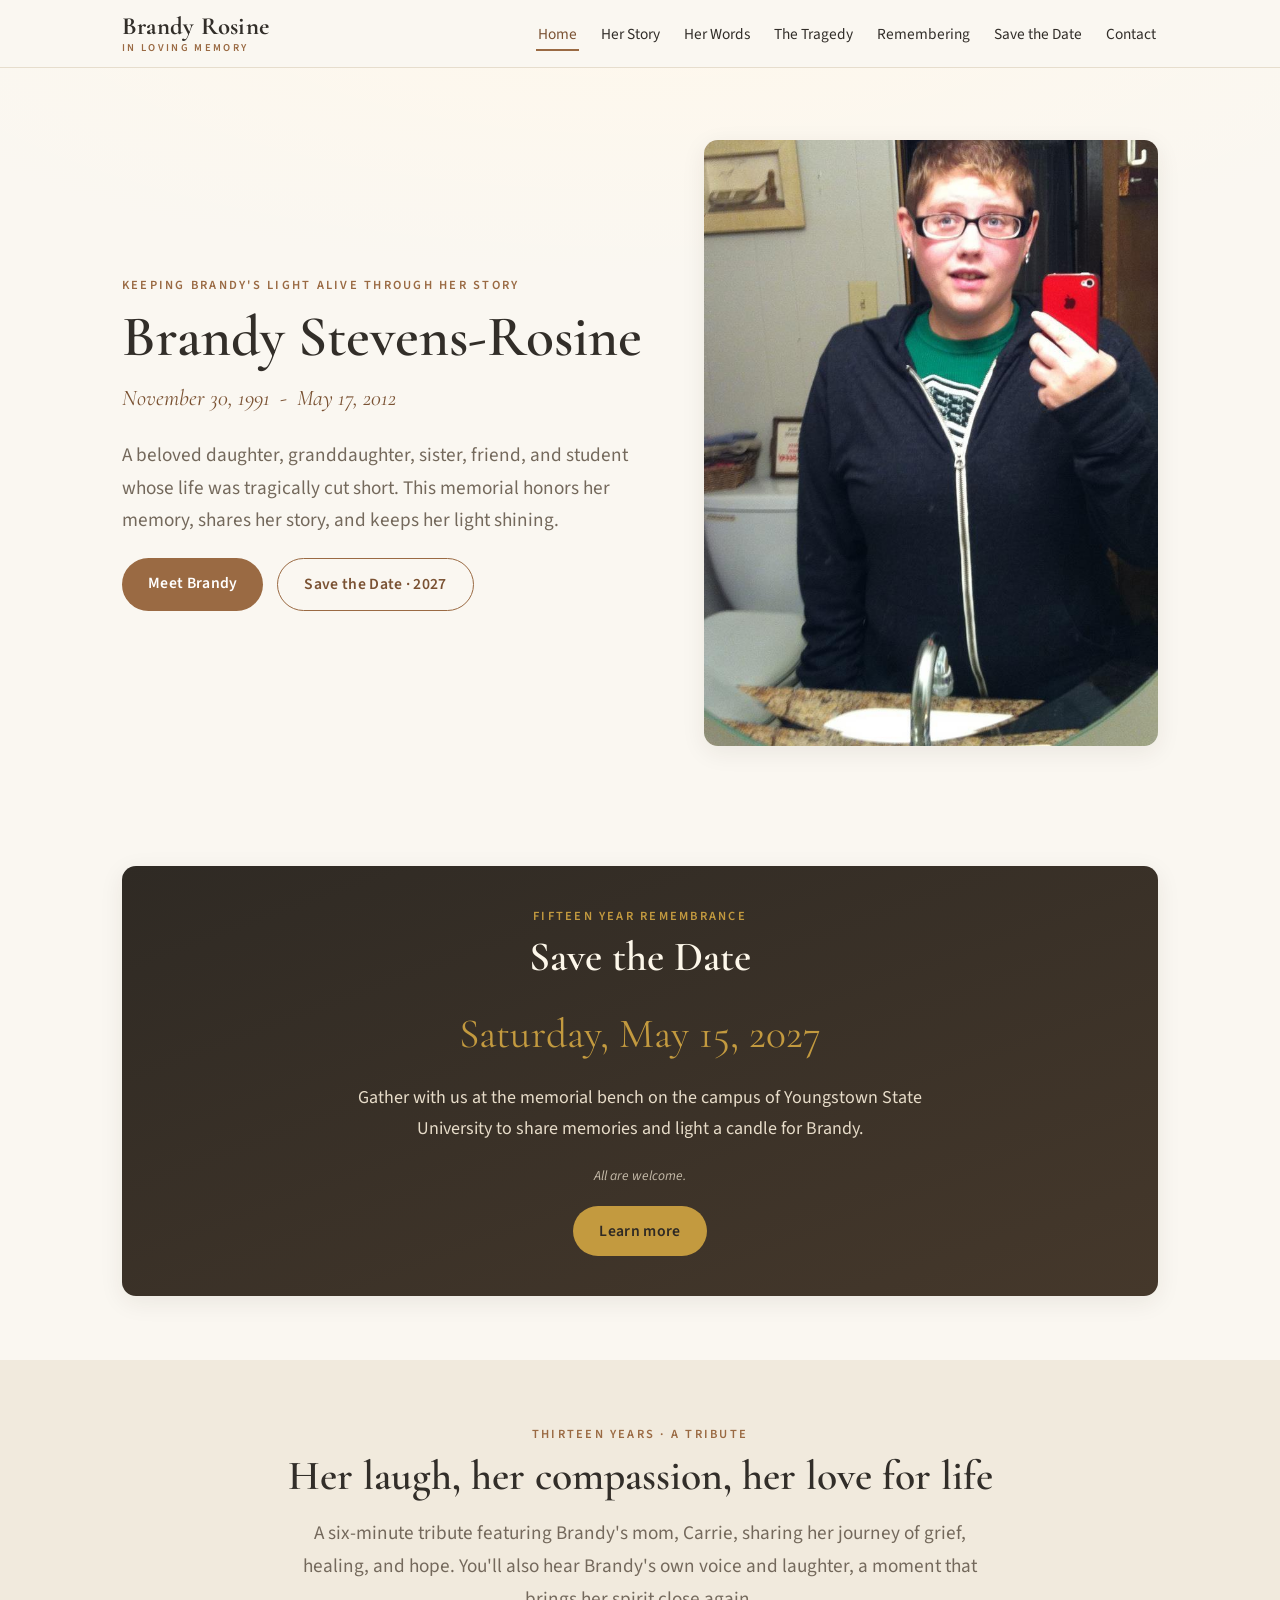
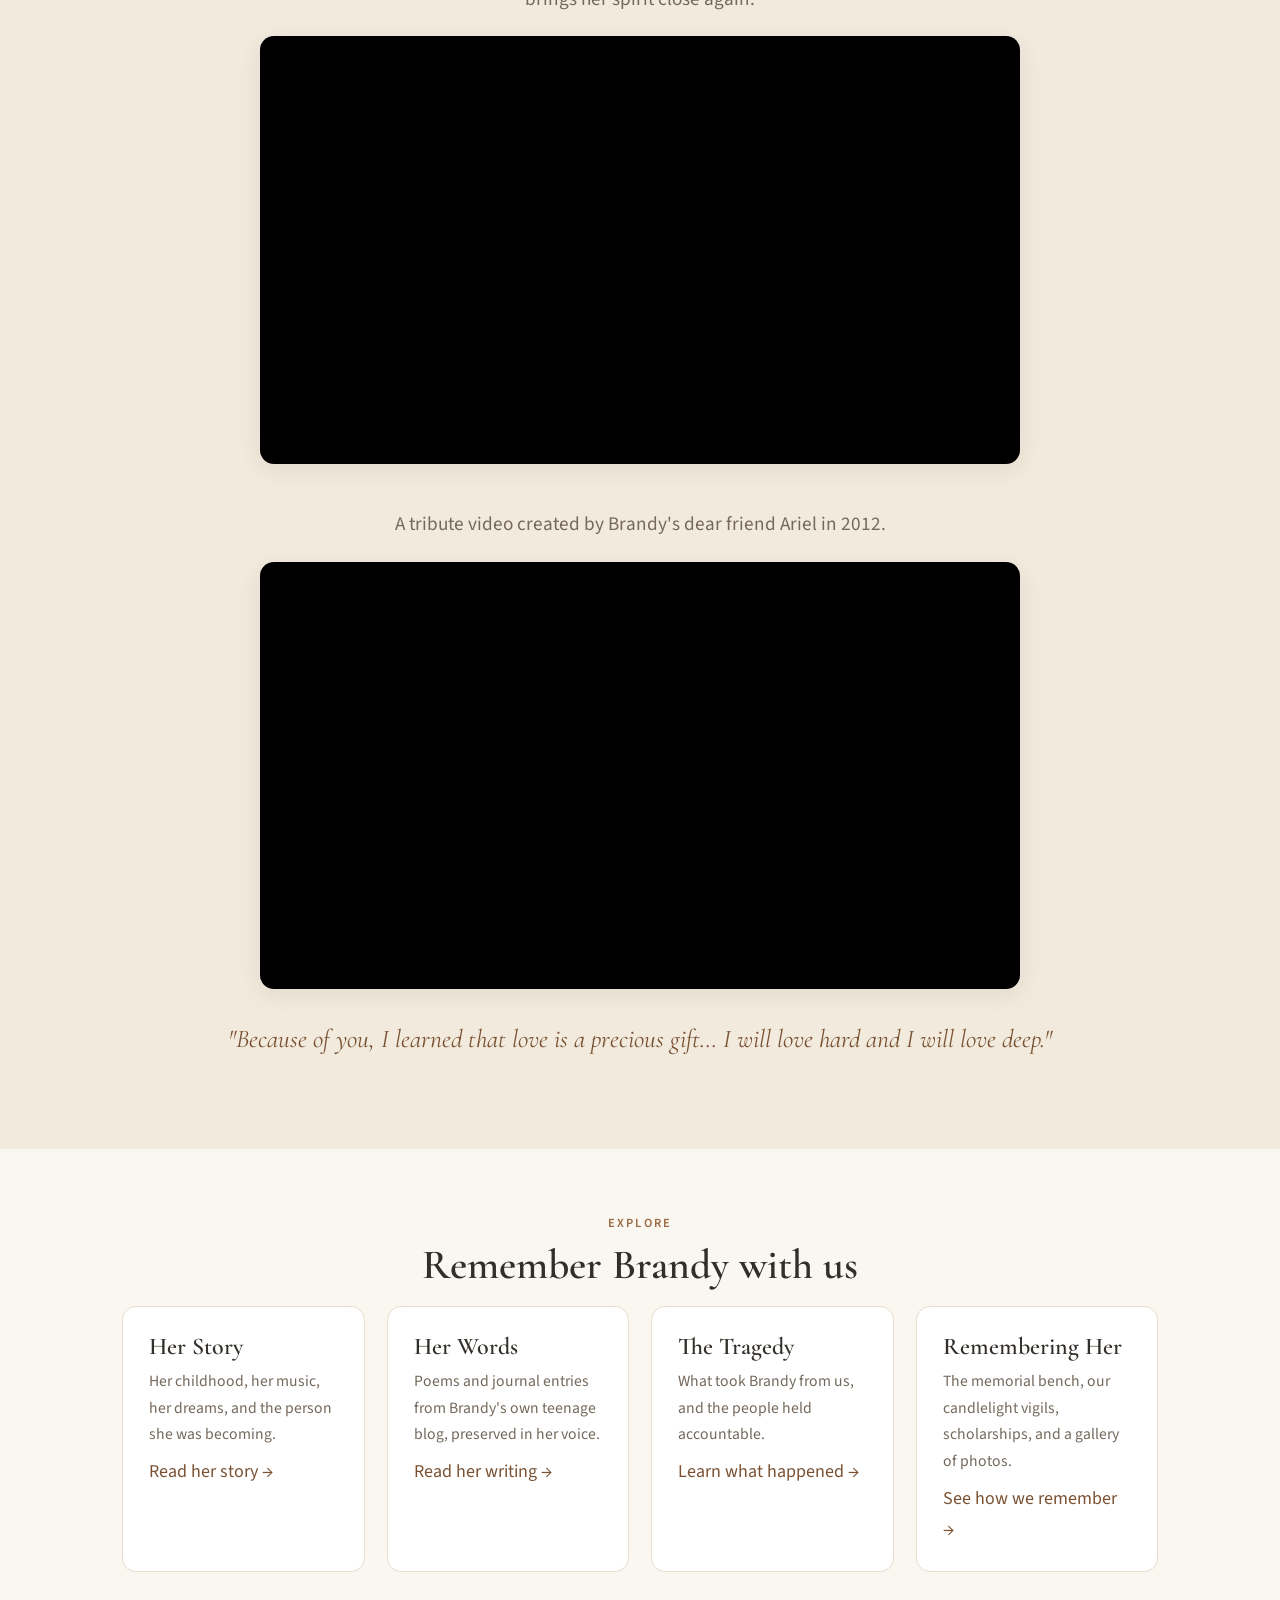
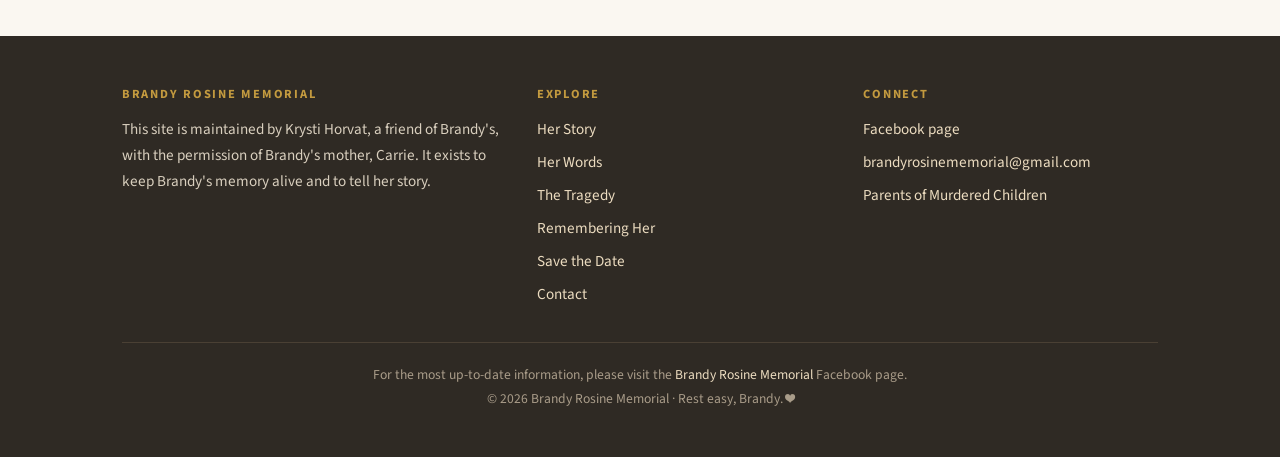
<file: index.html>
<!DOCTYPE html>
<html lang="en">
<head>
<meta charset="utf-8">
<meta name="viewport" content="width=device-width, initial-scale=1">
<title>Brandy Rosine Memorial · Keeping Brandy's Light Alive</title>
<meta name="description" content="A memorial honoring Brandy Stevens-Rosine (1991-2012). Her story, her words, and the people who keep her memory alive.">
<link rel="preconnect" href="https://fonts.googleapis.com">
<link rel="preconnect" href="https://fonts.gstatic.com" crossorigin>
<link href="https://fonts.googleapis.com/css2?family=Cormorant+Garamond:ital,wght@0,500;0,600;0,700;1,500;1,600&family=Source+Sans+3:wght@400;600&display=swap" rel="stylesheet">
<link rel="icon" href="favicon.svg" type="image/svg+xml">
<link rel="stylesheet" href="assets/style.css">
</head>
<body>

<header class="site-header">
  <nav class="nav">
    <a href="index.html" class="brand">Brandy Rosine<small>In Loving Memory</small></a>
    <ul class="nav-links">
      <li><a href="index.html" class="active">Home</a></li>
      <li><a href="her-story.html">Her Story</a></li>
      <li><a href="her-words.html">Her Words</a></li>
      <li><a href="the-tragedy.html">The Tragedy</a></li>
      <li><a href="remembering.html">Remembering</a></li>
      <li><a href="save-the-date.html">Save the Date</a></li>
      <li><a href="contact.html">Contact</a></li>
    </ul>
  </nav>
</header>

<!-- HERO -->
<section class="hero">
  <div class="wrap hero-grid">
    <div>
      <p class="eyebrow">Keeping Brandy's light alive through her story</p>
      <h1>Brandy Stevens-Rosine</h1>
      <p class="dates">November 30, 1991 &nbsp;-&nbsp; May 17, 2012</p>
      <p class="lead">A beloved daughter, granddaughter, sister, friend, and student whose life was tragically cut short. This memorial honors her memory, shares her story, and keeps her light shining.</p>
      <div class="btn-row">
        <a href="her-story.html" class="btn">Meet Brandy</a>
        <a href="save-the-date.html" class="btn-ghost btn">Save the Date · 2027</a>
      </div>
    </div>
    <img class="hero-portrait" src="images/6b6921_ae645322e0774fd3a35bc4a2539f2a57~mv2.jpg" alt="Brandy smiling, 2012">
  </div>
</section>

<!-- SAVE THE DATE -->
<section>
  <div class="wrap">
    <div class="std">
      <p class="eyebrow">Fifteen Year Remembrance</p>
      <h2>Save the Date</h2>
      <p class="date">Saturday, May 15, 2027</p>
      <p>Gather with us at the memorial bench on the campus of Youngstown State University to share memories and light a candle for Brandy.</p>
      <p class="tentative">All are welcome.</p>
      <div class="btn-row" style="justify-content:center;margin-top:18px;">
        <a href="save-the-date.html" class="btn" style="background:var(--gold);color:#2f2a24;">Learn more</a>
      </div>
    </div>
  </div>
</section>

<!-- TRIBUTE VIDEO -->
<section class="section-soft center">
  <div class="wrap">
    <p class="eyebrow">Thirteen Years · A Tribute</p>
    <h2>Her laugh, her compassion, her love for life</h2>
    <p class="lead measure center">A six-minute tribute featuring Brandy's mom, Carrie, sharing her journey of grief, healing, and hope. You'll also hear Brandy's own voice and laughter, a moment that brings her spirit close again.</p>
    <div class="video-frame">
      <iframe src="https://www.youtube.com/embed/ogjAFmG8pY0" title="Brandy Rosine, Thirteen Years tribute video" allow="accelerometer; autoplay; clipboard-write; encrypted-media; gyroscope; picture-in-picture" allowfullscreen></iframe>
    </div>
    <p class="lead measure center" style="margin-top:44px;">A tribute video created by Brandy's dear friend Ariel in 2012.</p>
    <div class="video-frame">
      <iframe src="https://www.youtube.com/embed/trJZ7zeScXE" title="Tribute video created by Brandy's friend Ariel, 2012" allow="accelerometer; autoplay; clipboard-write; encrypted-media; gyroscope; picture-in-picture" allowfullscreen></iframe>
    </div>
    <p class="pull center" style="border:0;padding:0;margin-top:32px;">"Because of you, I learned that love is a precious gift… I will love hard and I will love deep."</p>
  </div>
</section>

<!-- EXPLORE -->
<section>
  <div class="wrap">
    <p class="eyebrow center">Explore</p>
    <h2 class="center">Remember Brandy with us</h2>
    <div class="cards">
      <div class="card">
        <h3>Her Story</h3>
        <p>Her childhood, her music, her dreams, and the person she was becoming.</p>
        <a href="her-story.html">Read her story →</a>
      </div>
      <div class="card">
        <h3>Her Words</h3>
        <p>Poems and journal entries from Brandy's own teenage blog, preserved in her voice.</p>
        <a href="her-words.html">Read her writing →</a>
      </div>
      <div class="card">
        <h3>The Tragedy</h3>
        <p>What took Brandy from us, and the people held accountable.</p>
        <a href="the-tragedy.html">Learn what happened →</a>
      </div>
      <div class="card">
        <h3>Remembering Her</h3>
        <p>The memorial bench, our candlelight vigils, scholarships, and a gallery of photos.</p>
        <a href="remembering.html">See how we remember →</a>
      </div>
    </div>
  </div>
</section>

<footer class="site-footer">
  <div class="wrap">
    <div class="footer-grid">
      <div>
        <h4>Brandy Rosine Memorial</h4>
        <p>This site is maintained by Krysti Horvat, a friend of Brandy's, with the permission of Brandy's mother, Carrie. It exists to keep Brandy's memory alive and to tell her story.</p>
      </div>
      <div>
        <h4>Explore</h4>
        <ul>
          <li><a href="her-story.html">Her Story</a></li>
          <li><a href="her-words.html">Her Words</a></li>
          <li><a href="the-tragedy.html">The Tragedy</a></li>
          <li><a href="remembering.html">Remembering Her</a></li>
          <li><a href="save-the-date.html">Save the Date</a></li>
          <li><a href="contact.html">Contact</a></li>
        </ul>
      </div>
      <div>
        <h4>Connect</h4>
        <ul>
          <li><a href="https://www.facebook.com/BrandyRosineMemorial" target="_blank" rel="noopener">Facebook page</a></li>
          <li><a href="mailto:brandyrosinememorial@gmail.com">brandyrosinememorial@gmail.com</a></li>
          <li><a href="https://pomc.org/" target="_blank" rel="noopener">Parents of Murdered Children</a></li>
        </ul>
      </div>
    </div>
    <div class="footer-bottom">
      <p>For the most up-to-date information, please visit the <a href="https://www.facebook.com/BrandyRosineMemorial" target="_blank" rel="noopener">Brandy Rosine Memorial</a> Facebook page.<br>
      © 2026 Brandy Rosine Memorial · Rest easy, Brandy. ❤️</p>
    </div>
  </div>
</footer>

</body>
</html>
</file>
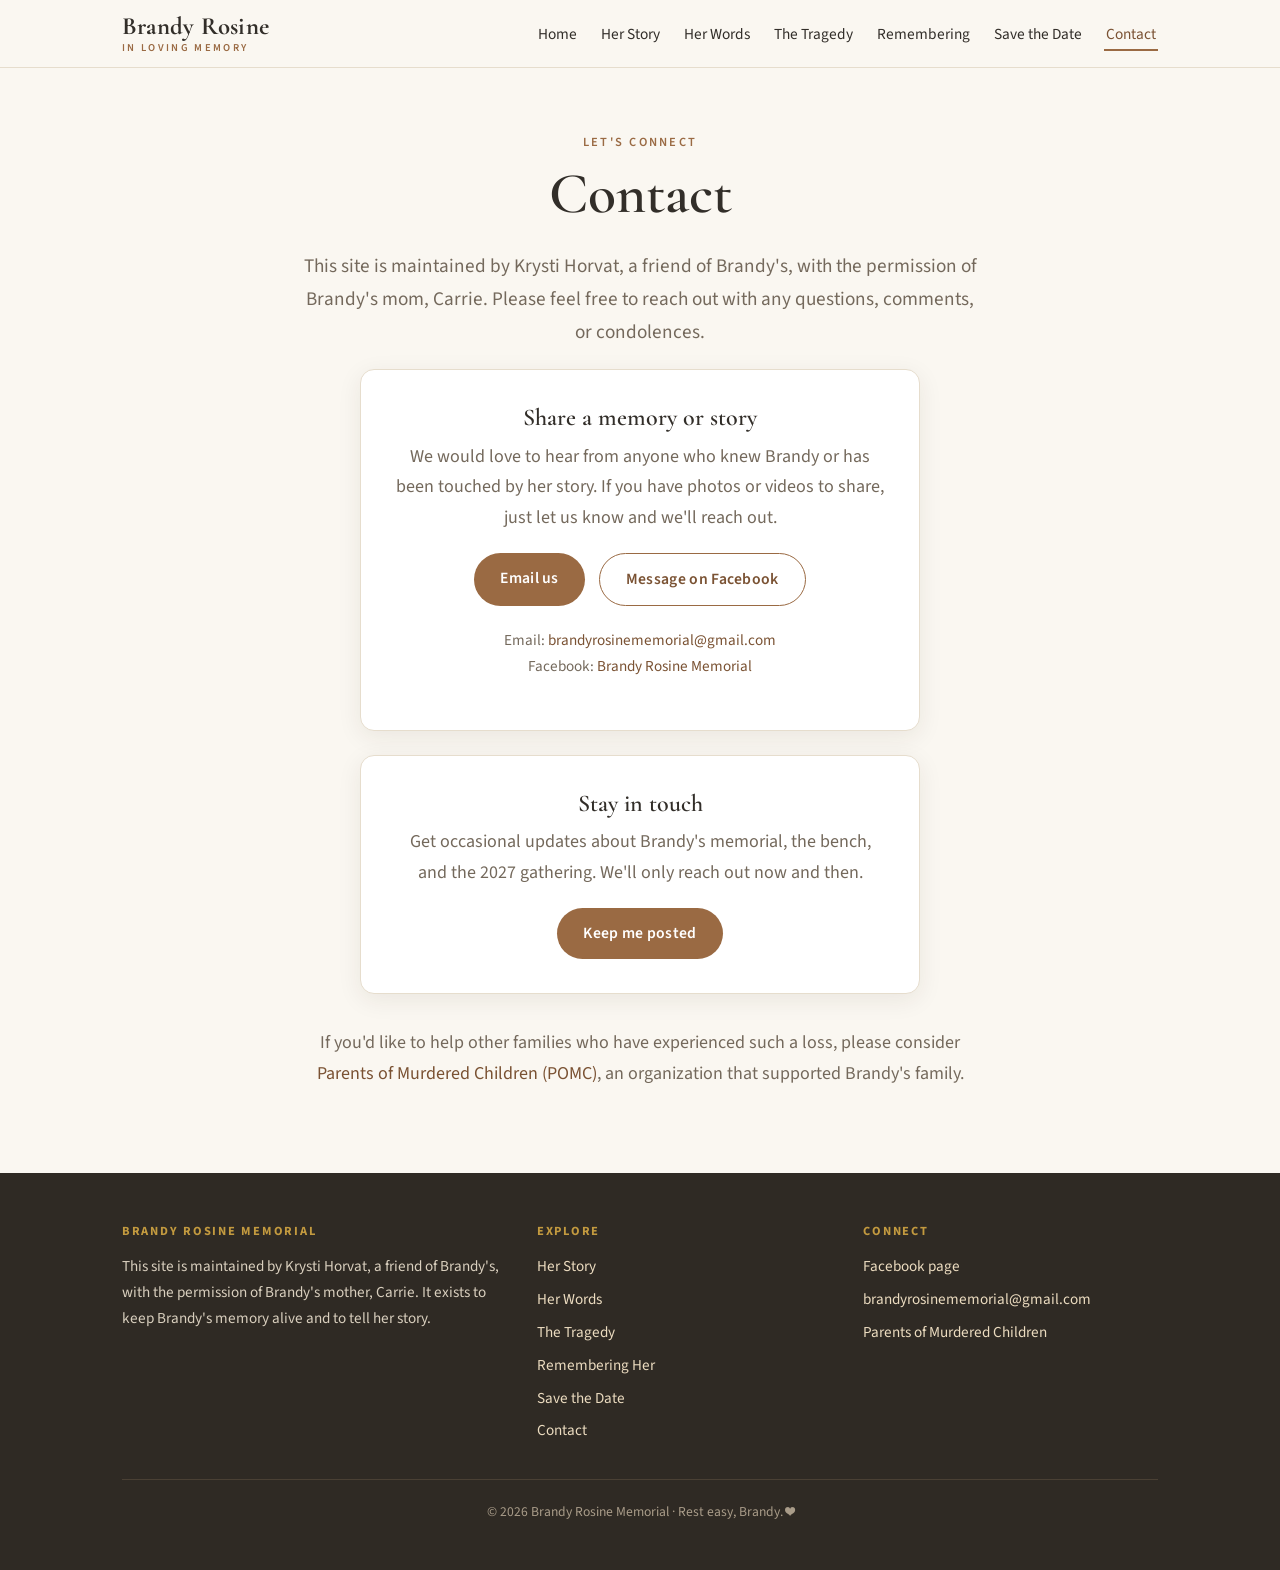
<file: contact.html>
<!DOCTYPE html>
<html lang="en">
<head>
<meta charset="utf-8">
<meta name="viewport" content="width=device-width, initial-scale=1">
<title>Contact · Brandy Rosine Memorial</title>
<meta name="description" content="Reach out to share a memory or a story about Brandy, or to send your condolences.">
<link rel="preconnect" href="https://fonts.googleapis.com">
<link rel="preconnect" href="https://fonts.gstatic.com" crossorigin>
<link href="https://fonts.googleapis.com/css2?family=Cormorant+Garamond:ital,wght@0,500;0,600;0,700;1,500;1,600&family=Source+Sans+3:wght@400;600&display=swap" rel="stylesheet">
<link rel="icon" href="favicon.svg" type="image/svg+xml">
<link rel="stylesheet" href="assets/style.css">
</head>
<body>

<header class="site-header">
  <nav class="nav">
    <a href="index.html" class="brand">Brandy Rosine<small>In Loving Memory</small></a>
    <ul class="nav-links">
      <li><a href="index.html">Home</a></li>
      <li><a href="her-story.html">Her Story</a></li>
      <li><a href="her-words.html">Her Words</a></li>
      <li><a href="the-tragedy.html">The Tragedy</a></li>
      <li><a href="remembering.html">Remembering</a></li>
      <li><a href="save-the-date.html">Save the Date</a></li>
      <li><a href="contact.html" class="active">Contact</a></li>
    </ul>
  </nav>
</header>

<section>
  <div class="wrap">
    <p class="eyebrow center">Let's connect</p>
    <h1 class="center">Contact</h1>
    <p class="lead measure center">This site is maintained by Krysti Horvat, a friend of Brandy's, with the permission of Brandy's mom, Carrie. Please feel free to reach out with any questions, comments, or condolences.</p>

    <div class="contact-card">
      <h3>Share a memory or story</h3>
      <p style="color:var(--muted);">We would love to hear from anyone who knew Brandy or has been touched by her story. If you have photos or videos to share, just let us know and we'll reach out.</p>
      <div class="btn-row" style="justify-content:center;margin-top:6px;">
        <a href="mailto:brandyrosinememorial@gmail.com?subject=A%20memory%20of%20Brandy" class="btn">Email us</a>
        <a href="https://www.facebook.com/BrandyRosineMemorial" target="_blank" rel="noopener" class="btn btn-ghost">Message on Facebook</a>
      </div>
      <p style="margin-top:22px;font-size:0.95rem;color:var(--muted);">
        Email: <a href="mailto:brandyrosinememorial@gmail.com">brandyrosinememorial@gmail.com</a><br>
        Facebook: <a href="https://www.facebook.com/BrandyRosineMemorial" target="_blank" rel="noopener">Brandy Rosine Memorial</a>
      </p>
    </div>

    <div class="contact-card" style="margin-top:24px;">
      <h3>Stay in touch</h3>
      <p style="color:var(--muted);">Get occasional updates about Brandy's memorial, the bench, and the 2027 gathering. We'll only reach out now and then.</p>
      <div class="btn-row" style="justify-content:center;margin-top:6px;">
        <a href="https://docs.google.com/forms/d/e/1FAIpQLSef339bCUKxRF-Q3yq_3yB2G6pp5Q3iySphvpXZsnI2ojfbFg/viewform" target="_blank" rel="noopener" class="btn">Keep me posted</a>
      </div>
    </div>

    <p class="measure center" style="margin-top:34px;color:var(--muted);">
      If you'd like to help other families who have experienced such a loss, please consider
      <a href="https://pomc.org/" target="_blank" rel="noopener">Parents of Murdered Children (POMC)</a>,
      an organization that supported Brandy's family.
    </p>
  </div>
</section>

<footer class="site-footer">
  <div class="wrap">
    <div class="footer-grid">
      <div>
        <h4>Brandy Rosine Memorial</h4>
        <p>This site is maintained by Krysti Horvat, a friend of Brandy's, with the permission of Brandy's mother, Carrie. It exists to keep Brandy's memory alive and to tell her story.</p>
      </div>
      <div>
        <h4>Explore</h4>
        <ul>
          <li><a href="her-story.html">Her Story</a></li>
          <li><a href="her-words.html">Her Words</a></li>
          <li><a href="the-tragedy.html">The Tragedy</a></li>
          <li><a href="remembering.html">Remembering Her</a></li>
          <li><a href="save-the-date.html">Save the Date</a></li>
          <li><a href="contact.html">Contact</a></li>
        </ul>
      </div>
      <div>
        <h4>Connect</h4>
        <ul>
          <li><a href="https://www.facebook.com/BrandyRosineMemorial" target="_blank" rel="noopener">Facebook page</a></li>
          <li><a href="mailto:brandyrosinememorial@gmail.com">brandyrosinememorial@gmail.com</a></li>
          <li><a href="https://pomc.org/" target="_blank" rel="noopener">Parents of Murdered Children</a></li>
        </ul>
      </div>
    </div>
    <div class="footer-bottom">
      <p>© 2026 Brandy Rosine Memorial · Rest easy, Brandy. ❤️</p>
    </div>
  </div>
</footer>

</body>
</html>
</file>
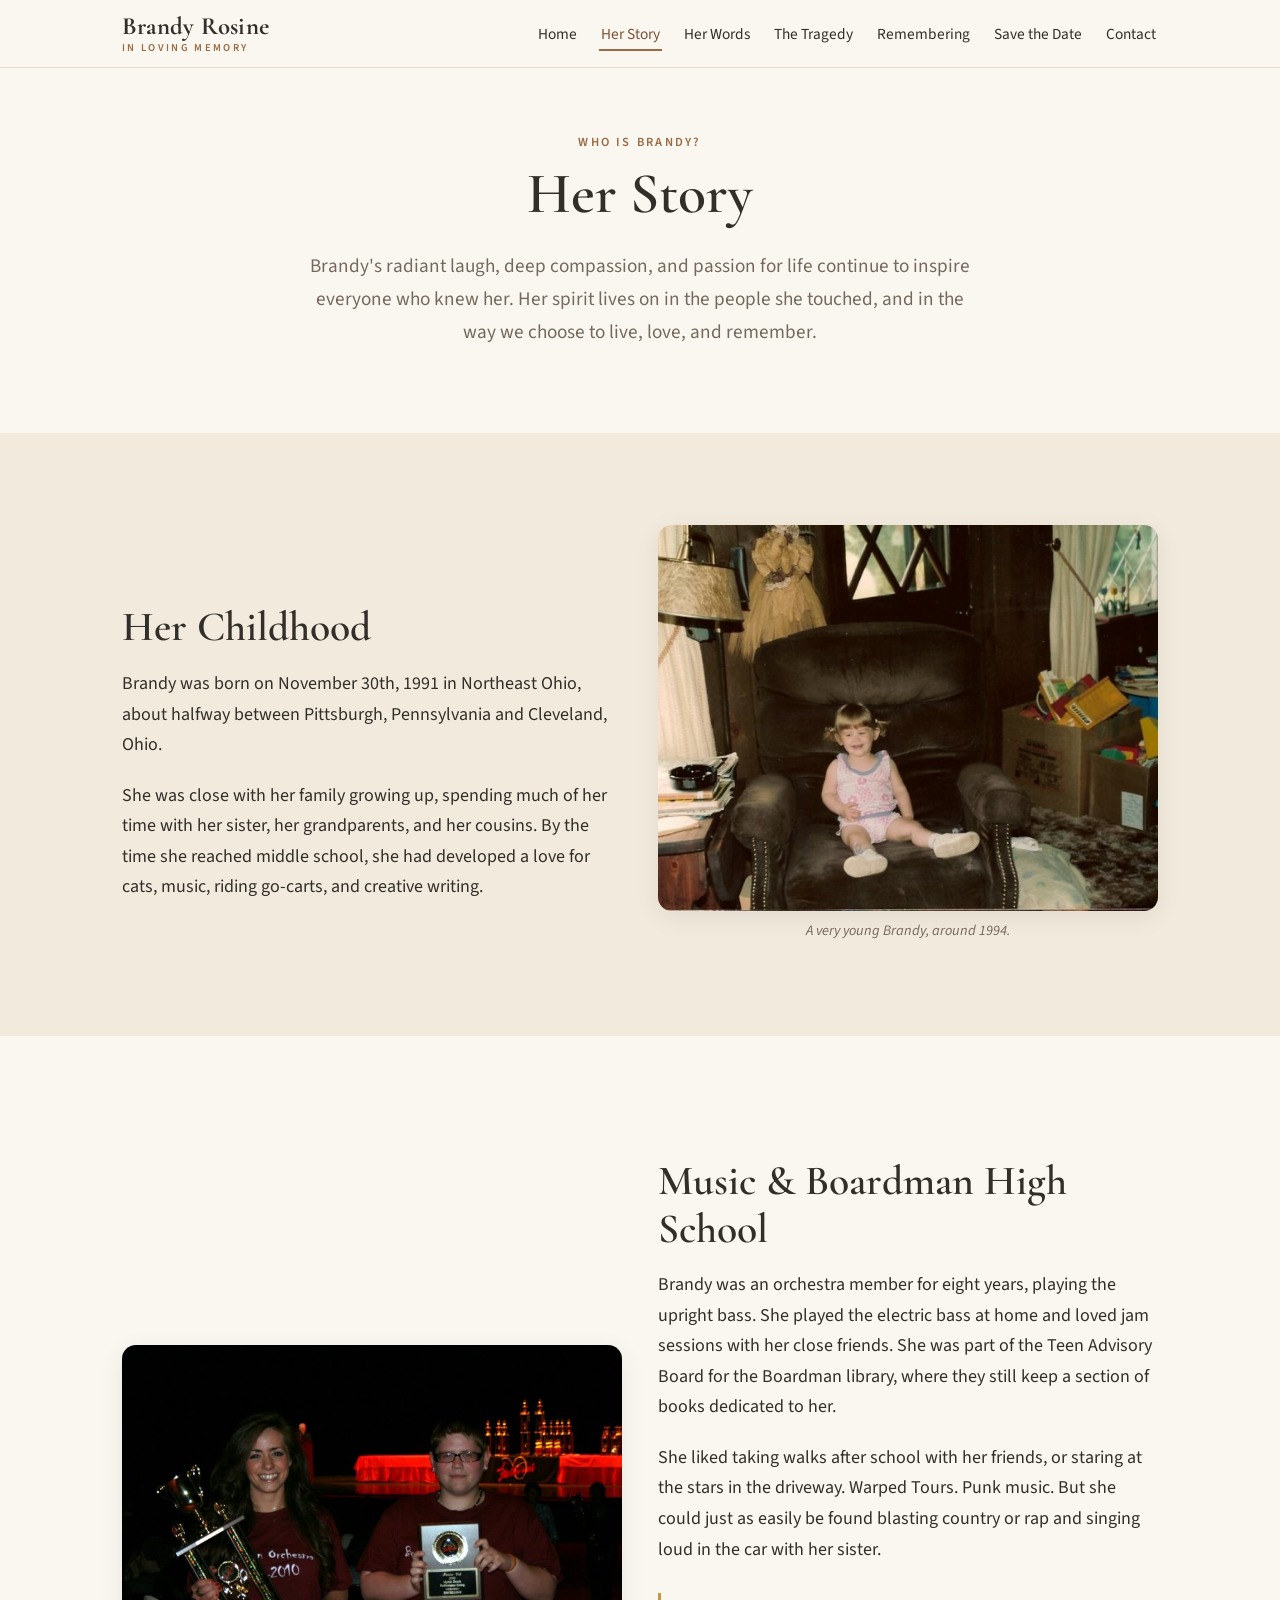
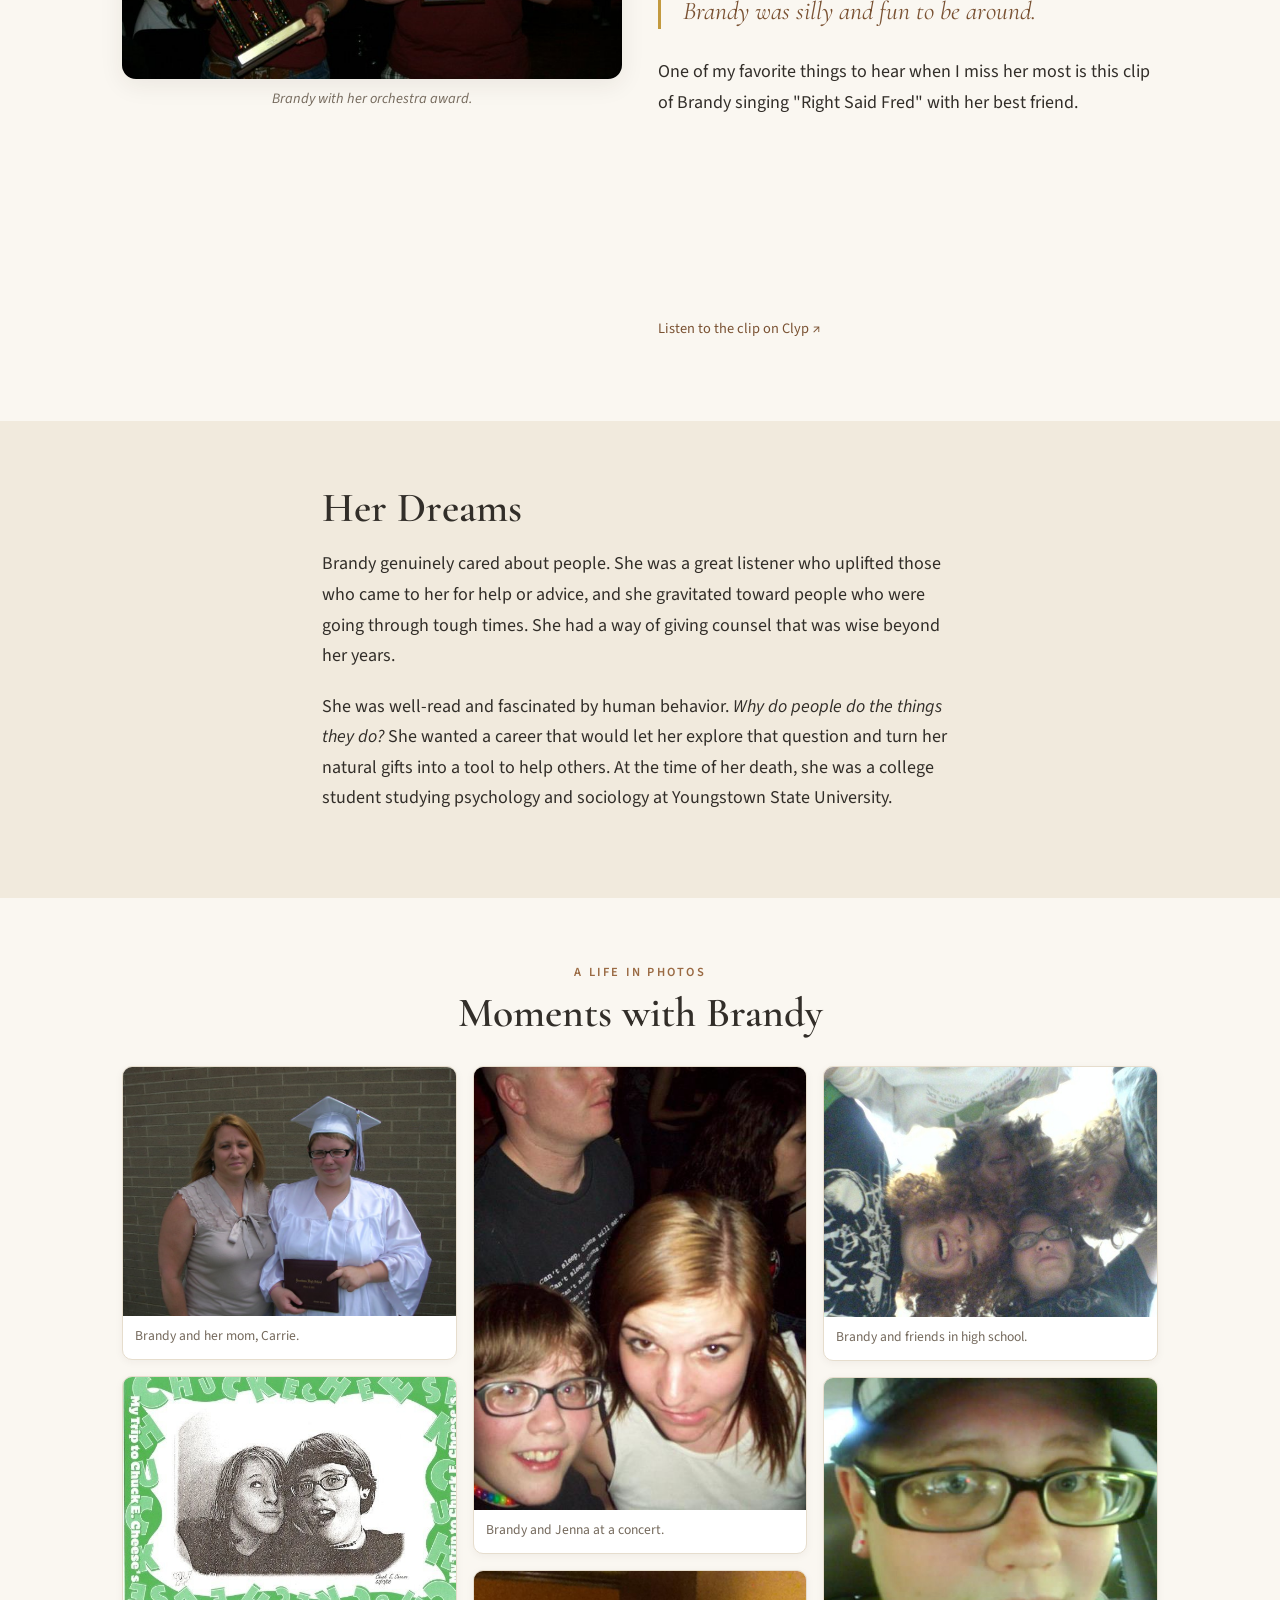
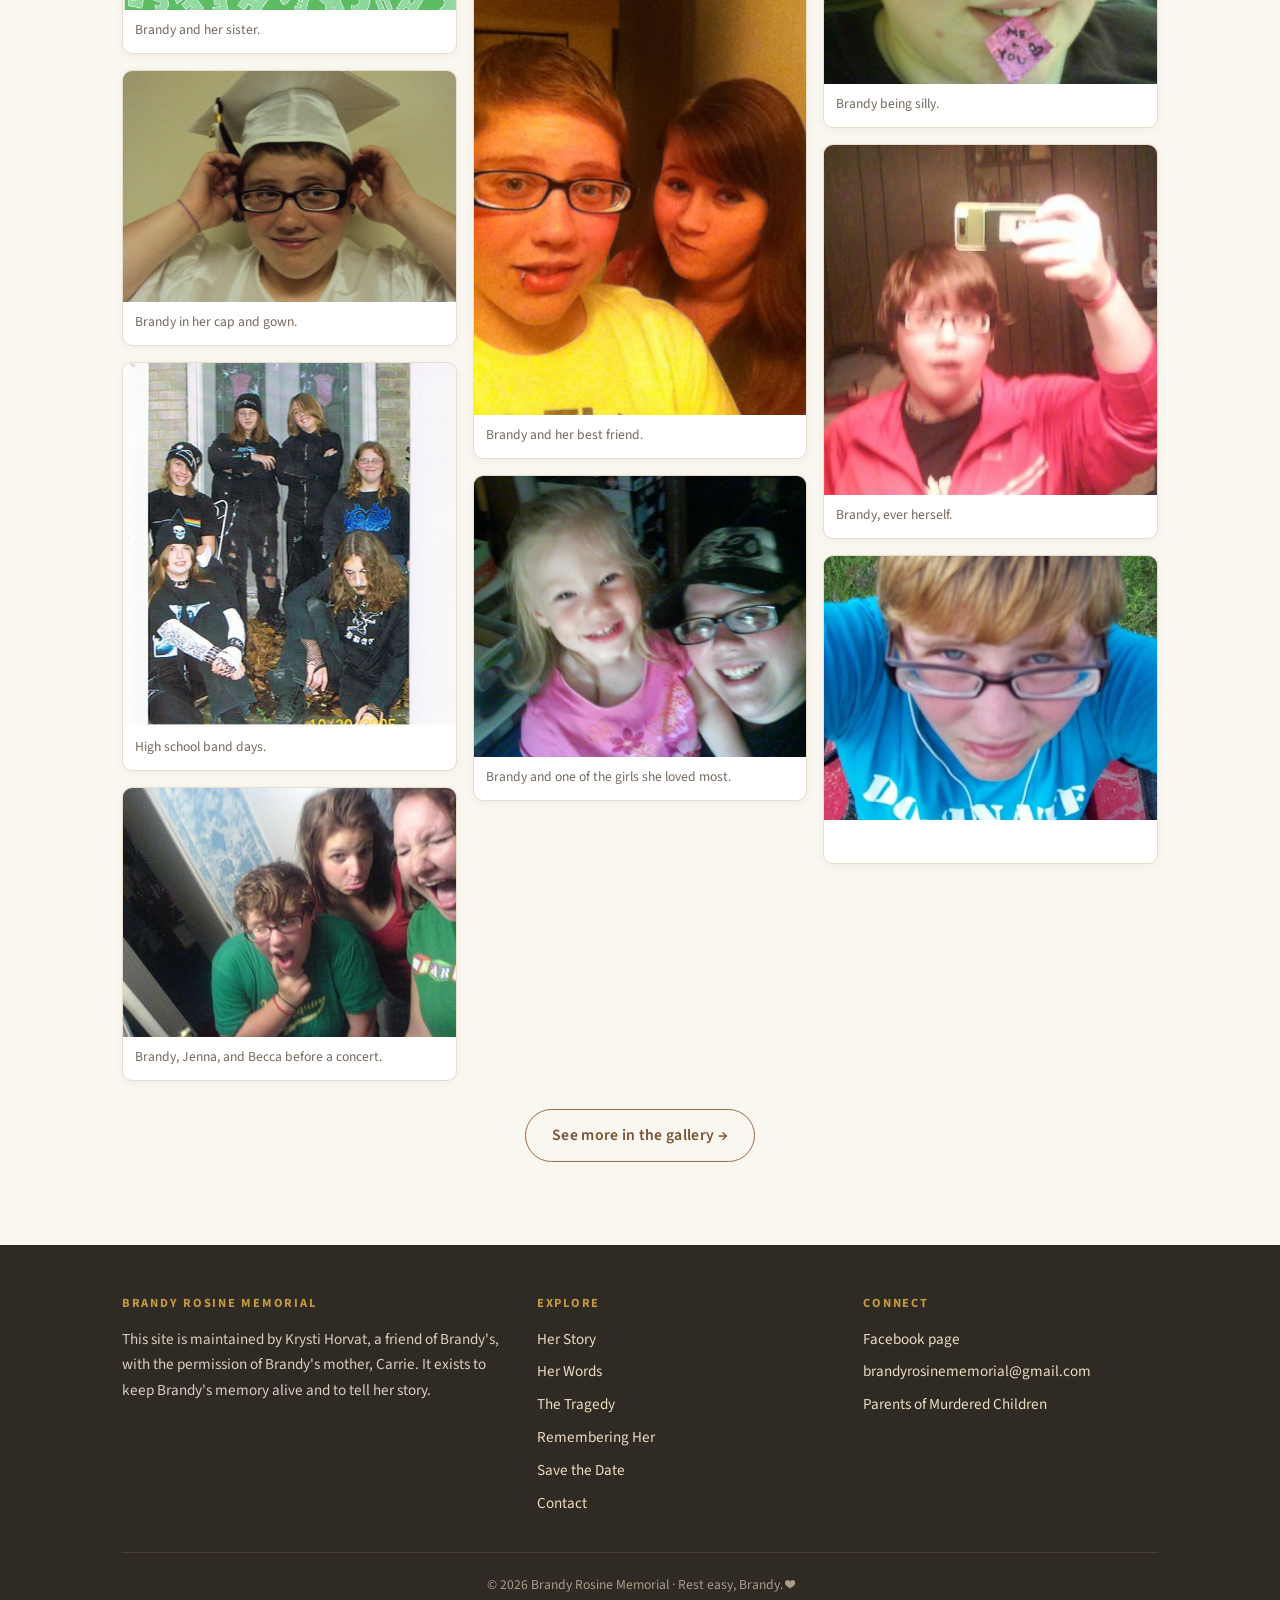
<file: her-story.html>
<!DOCTYPE html>
<html lang="en">
<head>
<meta charset="utf-8">
<meta name="viewport" content="width=device-width, initial-scale=1">
<title>Her Story · Brandy Rosine Memorial</title>
<meta name="description" content="Who Brandy was: her childhood in Northeast Ohio, her love of music, and the dreams she was reaching for.">
<link rel="preconnect" href="https://fonts.googleapis.com">
<link rel="preconnect" href="https://fonts.gstatic.com" crossorigin>
<link href="https://fonts.googleapis.com/css2?family=Cormorant+Garamond:ital,wght@0,500;0,600;0,700;1,500;1,600&family=Source+Sans+3:wght@400;600&display=swap" rel="stylesheet">
<link rel="icon" href="favicon.svg" type="image/svg+xml">
<link rel="stylesheet" href="assets/style.css">
</head>
<body>

<header class="site-header">
  <nav class="nav">
    <a href="index.html" class="brand">Brandy Rosine<small>In Loving Memory</small></a>
    <ul class="nav-links">
      <li><a href="index.html">Home</a></li>
      <li><a href="her-story.html" class="active">Her Story</a></li>
      <li><a href="her-words.html">Her Words</a></li>
      <li><a href="the-tragedy.html">The Tragedy</a></li>
      <li><a href="remembering.html">Remembering</a></li>
      <li><a href="save-the-date.html">Save the Date</a></li>
      <li><a href="contact.html">Contact</a></li>
    </ul>
  </nav>
</header>

<section>
  <div class="wrap">
    <p class="eyebrow center">Who is Brandy?</p>
    <h1 class="center">Her Story</h1>
    <p class="lead measure center">Brandy's radiant laugh, deep compassion, and passion for life continue to inspire everyone who knew her. Her spirit lives on in the people she touched, and in the way we choose to live, love, and remember.</p>
  </div>
</section>

<section class="section-soft">
  <div class="wrap split">
    <div class="prose">
      <h2>Her Childhood</h2>
      <p>Brandy was born on November 30th, 1991 in Northeast Ohio, about halfway between Pittsburgh, Pennsylvania and Cleveland, Ohio.</p>
      <p>She was close with her family growing up, spending much of her time with her sister, her grandparents, and her cousins. By the time she reached middle school, she had developed a love for cats, music, riding go-carts, and creative writing.</p>
    </div>
    <figure class="figure">
      <img src="images/6b6921_2e652ebdae364cd4a83f41679aa323fa~mv2.jpg" alt="A very young Brandy, around 1994">
      <figcaption>A very young Brandy, around 1994.</figcaption>
    </figure>
  </div>
</section>

<section>
  <div class="wrap split">
    <figure class="figure">
      <img src="images/6b6921_04669b3b73b041cf8d47b87ab6ecbda8~mv2.jpg" alt="Brandy with her orchestra award">
      <figcaption>Brandy with her orchestra award.</figcaption>
    </figure>
    <div class="prose">
      <h2>Music &amp; Boardman High School</h2>
      <p>Brandy was an orchestra member for eight years, playing the upright bass. She played the electric bass at home and loved jam sessions with her close friends. She was part of the Teen Advisory Board for the Boardman library, where they still keep a section of books dedicated to her.</p>
      <p>She liked taking walks after school with her friends, or staring at the stars in the driveway. Warped Tours. Punk music. But she could just as easily be found blasting country or rap and singing loud in the car with her sister.</p>
      <p class="pull">Brandy was silly and fun to be around.</p>
      <p>One of my favorite things to hear when I miss her most is this clip of Brandy singing "Right Said Fred" with her best friend.</p>
      <iframe width="100%" height="160" src="https://clyp.it/323olzao/widget" frameborder="0" title="Brandy singing Right Said Fred" style="border-radius:10px;"></iframe>
      <p style="font-size:0.9rem;margin-top:8px;"><a href="https://clyp.it/323olzao" target="_blank" rel="noopener">Listen to the clip on Clyp ↗</a></p>
    </div>
  </div>
</section>

<section class="section-soft">
  <div class="wrap measure">
    <h2>Her Dreams</h2>
    <p>Brandy genuinely cared about people. She was a great listener who uplifted those who came to her for help or advice, and she gravitated toward people who were going through tough times. She had a way of giving counsel that was wise beyond her years.</p>
    <p>She was well-read and fascinated by human behavior. <em>Why do people do the things they do?</em> She wanted a career that would let her explore that question and turn her natural gifts into a tool to help others. At the time of her death, she was a college student studying psychology and sociology at Youngstown State University.</p>
  </div>
</section>

<section>
  <div class="wrap">
    <p class="eyebrow center">A Life in Photos</p>
    <h2 class="center">Moments with Brandy</h2>
    <div class="gallery" style="margin-top:28px;">
      <figure><img src="images/6b6921_575d31e87c314d109b66e693ca54a179~mv2.jpg" alt="Brandy and Mom"><figcaption>Brandy and her mom, Carrie.</figcaption></figure>
      <figure><img src="images/6b6921_a5680bddaa494252bc1b0df46efcb98c~mv2.jpg" alt="Brandy and her sister"><figcaption>Brandy and her sister.</figcaption></figure>
      <figure><img src="images/6b6921_38a28343ef96459f9d0dea2216686b3d~mv2.jpg" alt="Brandy in her cap and gown"><figcaption>Brandy in her cap and gown.</figcaption></figure>
      <figure><img src="images/6b6921_70e2bdb40dda4b45a2f9a20ddc00ab5f~mv2.jpg" alt="High school band photo"><figcaption>High school band days.</figcaption></figure>
      <figure><img src="images/6b6921_084ab8eaa4ed4594b9707a9061d80ac1~mv2.jpg" alt="Brandy, Jenna, and Becca before a concert"><figcaption>Brandy, Jenna, and Becca before a concert.</figcaption></figure>
      <figure><img src="images/6b6921_2dd6f40e16244fc7b2327ebb6c47b96e~mv2.jpg" alt="Brandy and Jenna at a concert"><figcaption>Brandy and Jenna at a concert.</figcaption></figure>
      <figure><img src="images/6b6921_08f702a40ea54d0eaf06be957638f7e7~mv2.jpg" alt="Brandy and her best friend"><figcaption>Brandy and her best friend.</figcaption></figure>
      <figure><img src="images/6b6921_011d92d4007b40e4a758c79068ee3074~mv2.jpg" alt="Brandy and one of the girls she loved most"><figcaption>Brandy and one of the girls she loved most.</figcaption></figure>
      <figure><img src="images/6b6921_597330c9a36e46ad9446ca71337a7fb6~mv2.jpg" alt="Brandy and friends in high school"><figcaption>Brandy and friends in high school.</figcaption></figure>
      <figure><img src="images/6b6921_d431985047dc49b6be2bc75188e775ab~mv2.jpg" alt="Brandy being silly"><figcaption>Brandy being silly.</figcaption></figure>
      <figure><img src="images/6b6921_2a129be4f02b49a4923042d2d832b5ad~mv2.jpg" alt="Brandy taking a selfie"><figcaption>Brandy, ever herself.</figcaption></figure>
      <figure><img src="images/6b6921_e24d578e8af94655a65af89587a647f2~mv2.jpg" alt="Brandy looking up at the camera"><figcaption>&nbsp;</figcaption></figure>
    </div>
    <p class="center" style="margin-top:28px;"><a href="remembering.html" class="btn btn-ghost">See more in the gallery →</a></p>
  </div>
</section>

<footer class="site-footer">
  <div class="wrap">
    <div class="footer-grid">
      <div>
        <h4>Brandy Rosine Memorial</h4>
        <p>This site is maintained by Krysti Horvat, a friend of Brandy's, with the permission of Brandy's mother, Carrie. It exists to keep Brandy's memory alive and to tell her story.</p>
      </div>
      <div>
        <h4>Explore</h4>
        <ul>
          <li><a href="her-story.html">Her Story</a></li>
          <li><a href="her-words.html">Her Words</a></li>
          <li><a href="the-tragedy.html">The Tragedy</a></li>
          <li><a href="remembering.html">Remembering Her</a></li>
          <li><a href="save-the-date.html">Save the Date</a></li>
          <li><a href="contact.html">Contact</a></li>
        </ul>
      </div>
      <div>
        <h4>Connect</h4>
        <ul>
          <li><a href="https://www.facebook.com/BrandyRosineMemorial" target="_blank" rel="noopener">Facebook page</a></li>
          <li><a href="mailto:brandyrosinememorial@gmail.com">brandyrosinememorial@gmail.com</a></li>
          <li><a href="https://pomc.org/" target="_blank" rel="noopener">Parents of Murdered Children</a></li>
        </ul>
      </div>
    </div>
    <div class="footer-bottom">
      <p>© 2026 Brandy Rosine Memorial · Rest easy, Brandy. ❤️</p>
    </div>
  </div>
</footer>

</body>
</html>
</file>
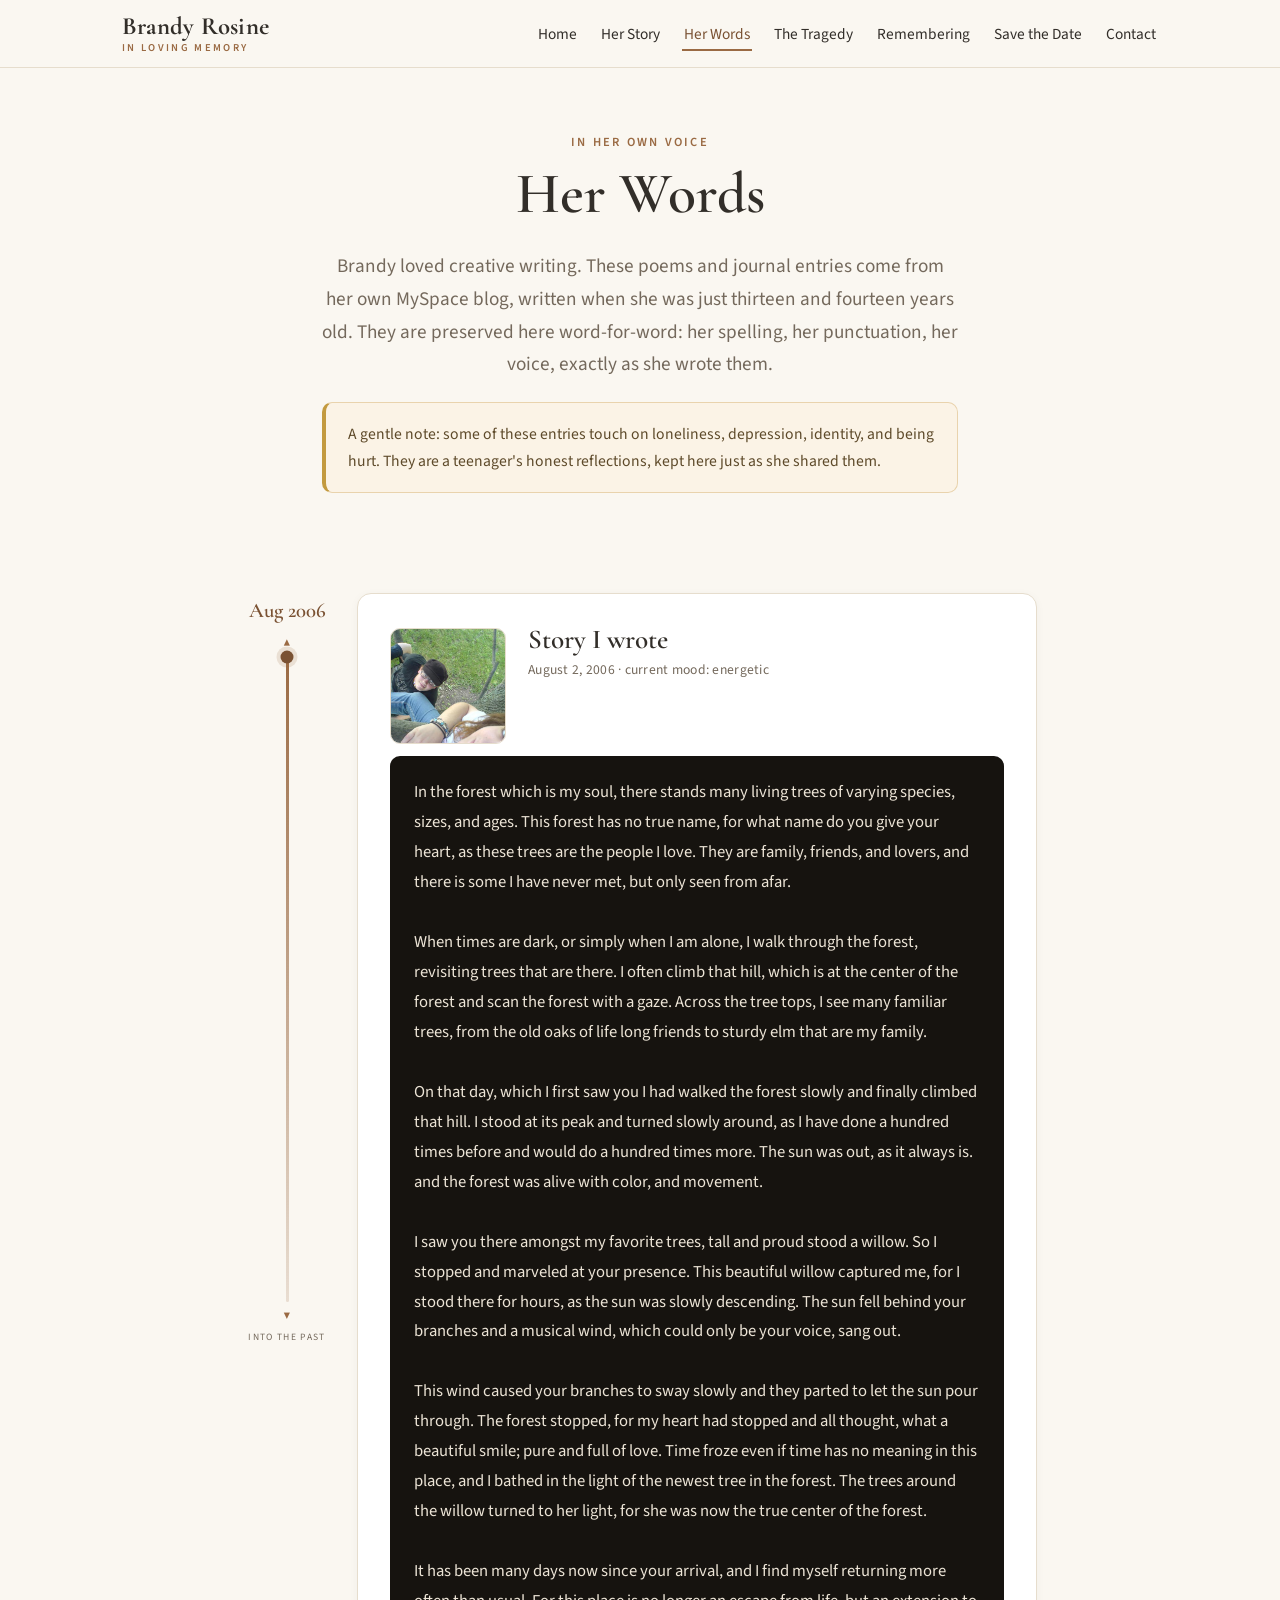
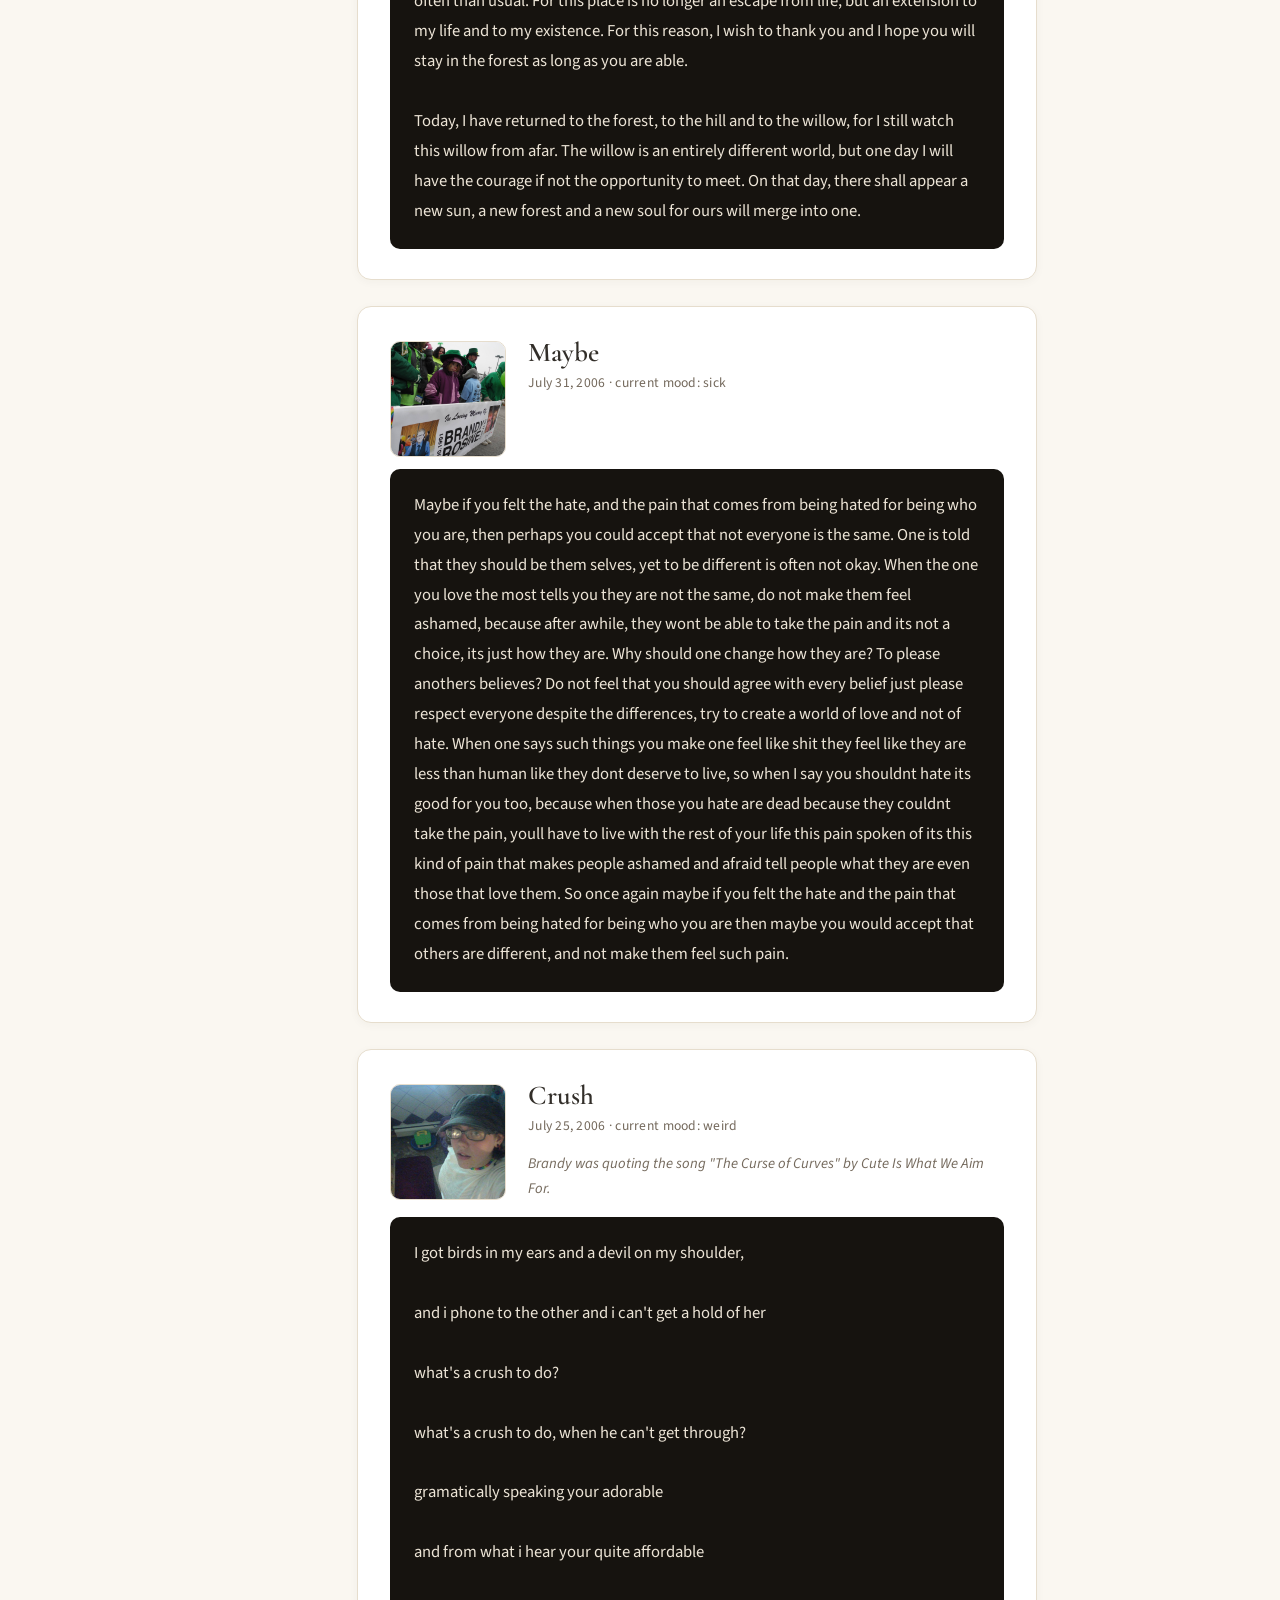
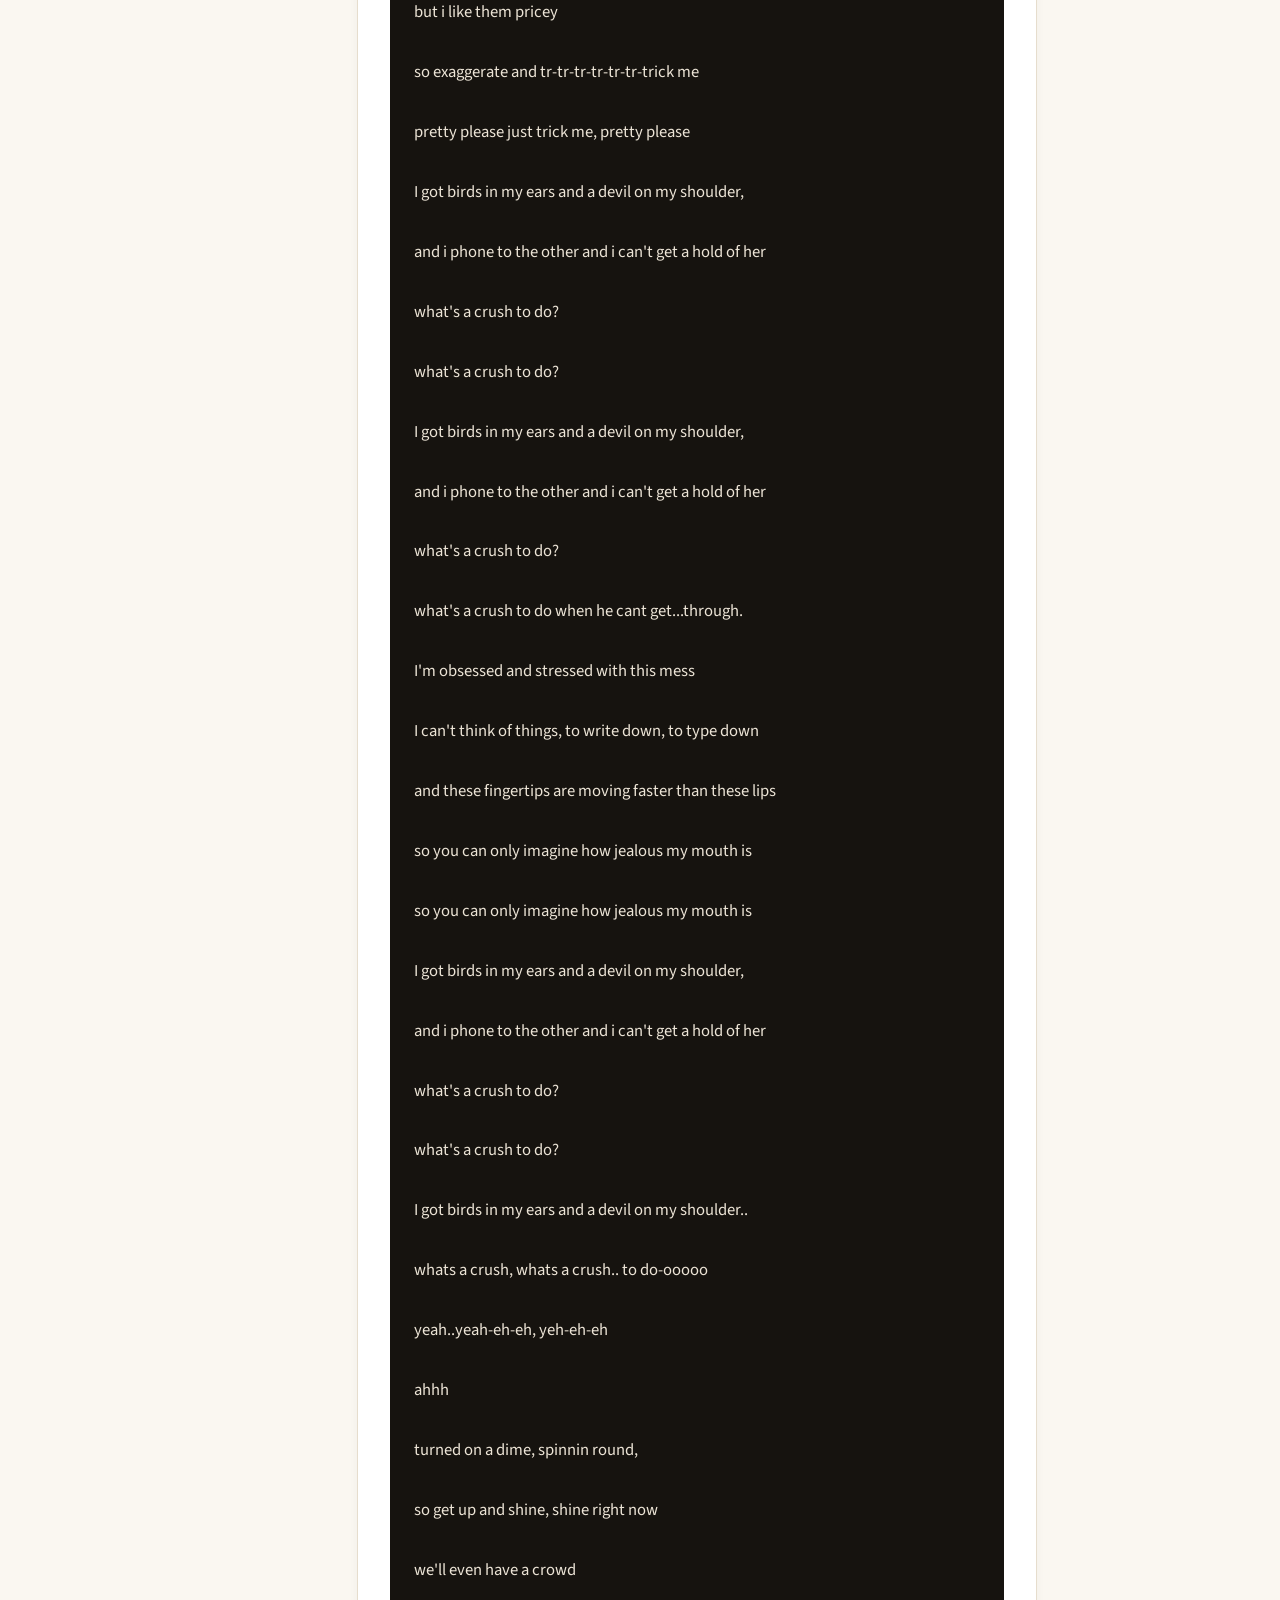
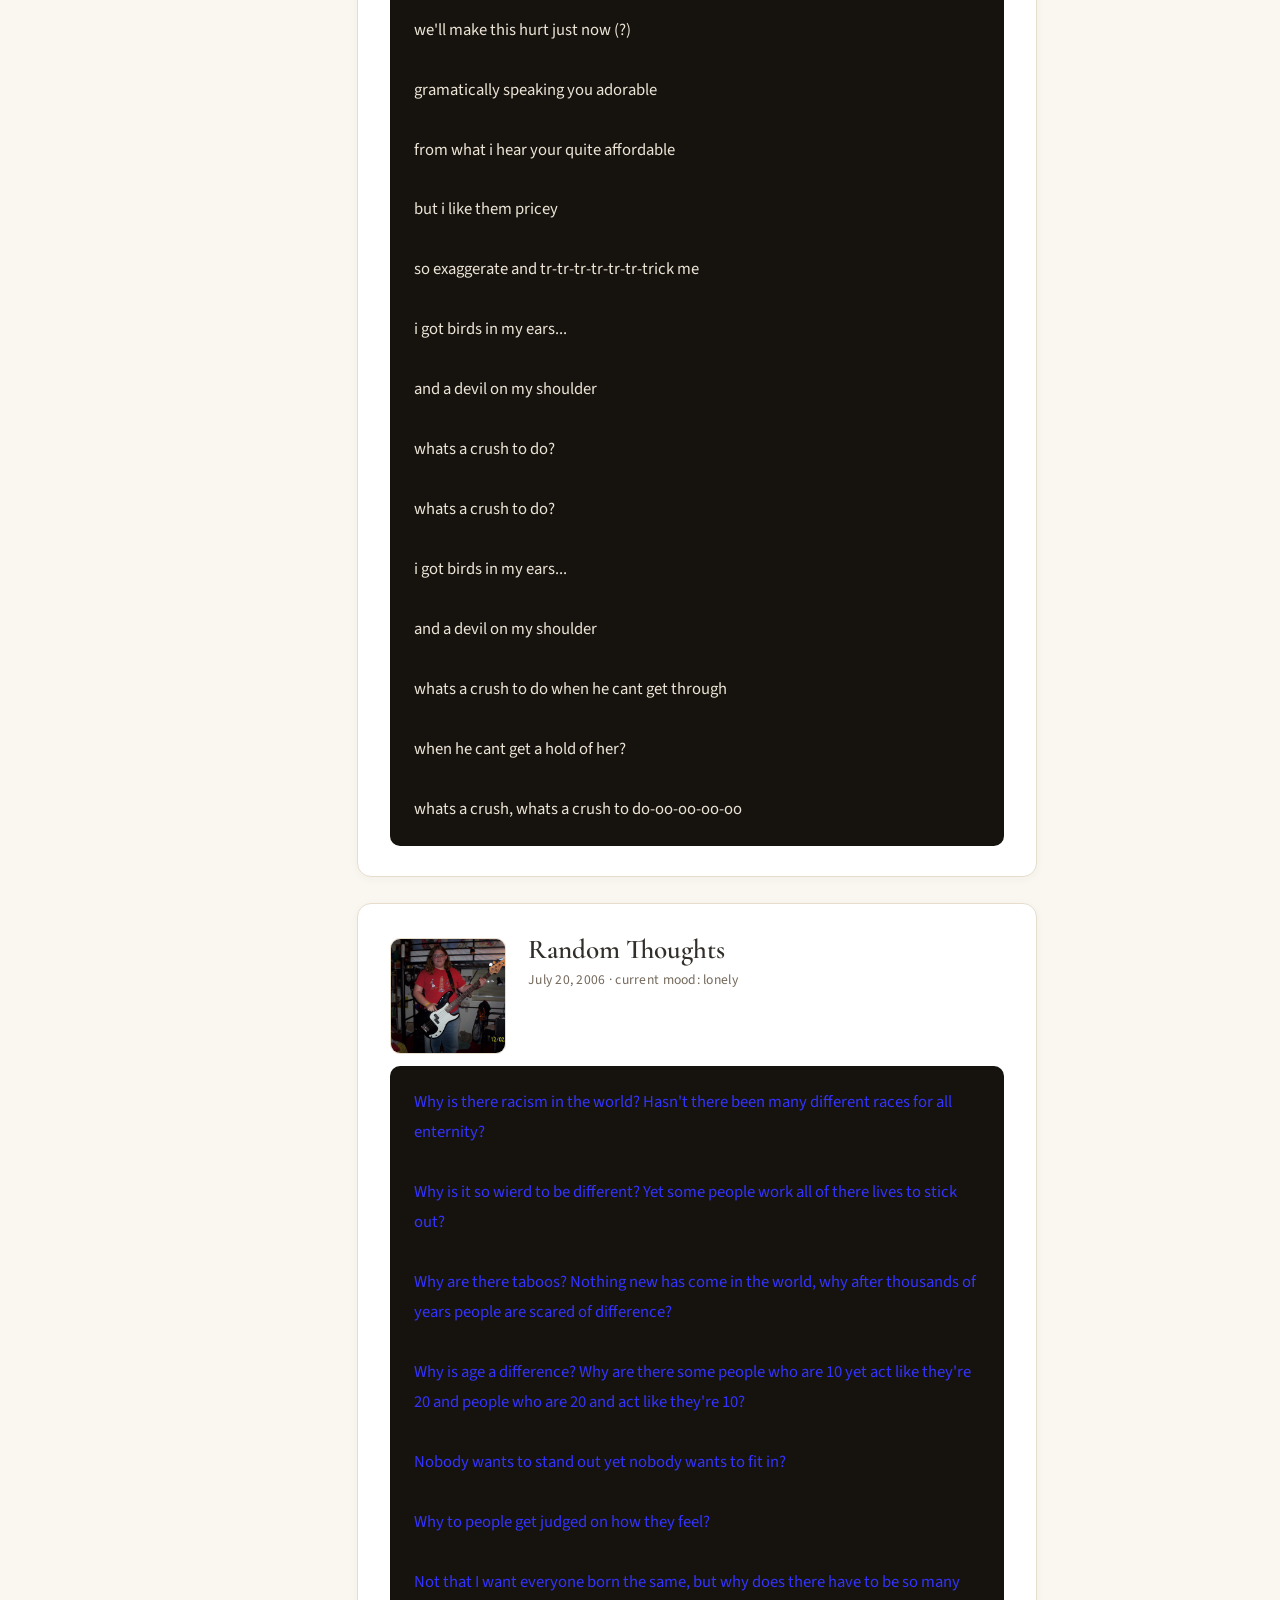
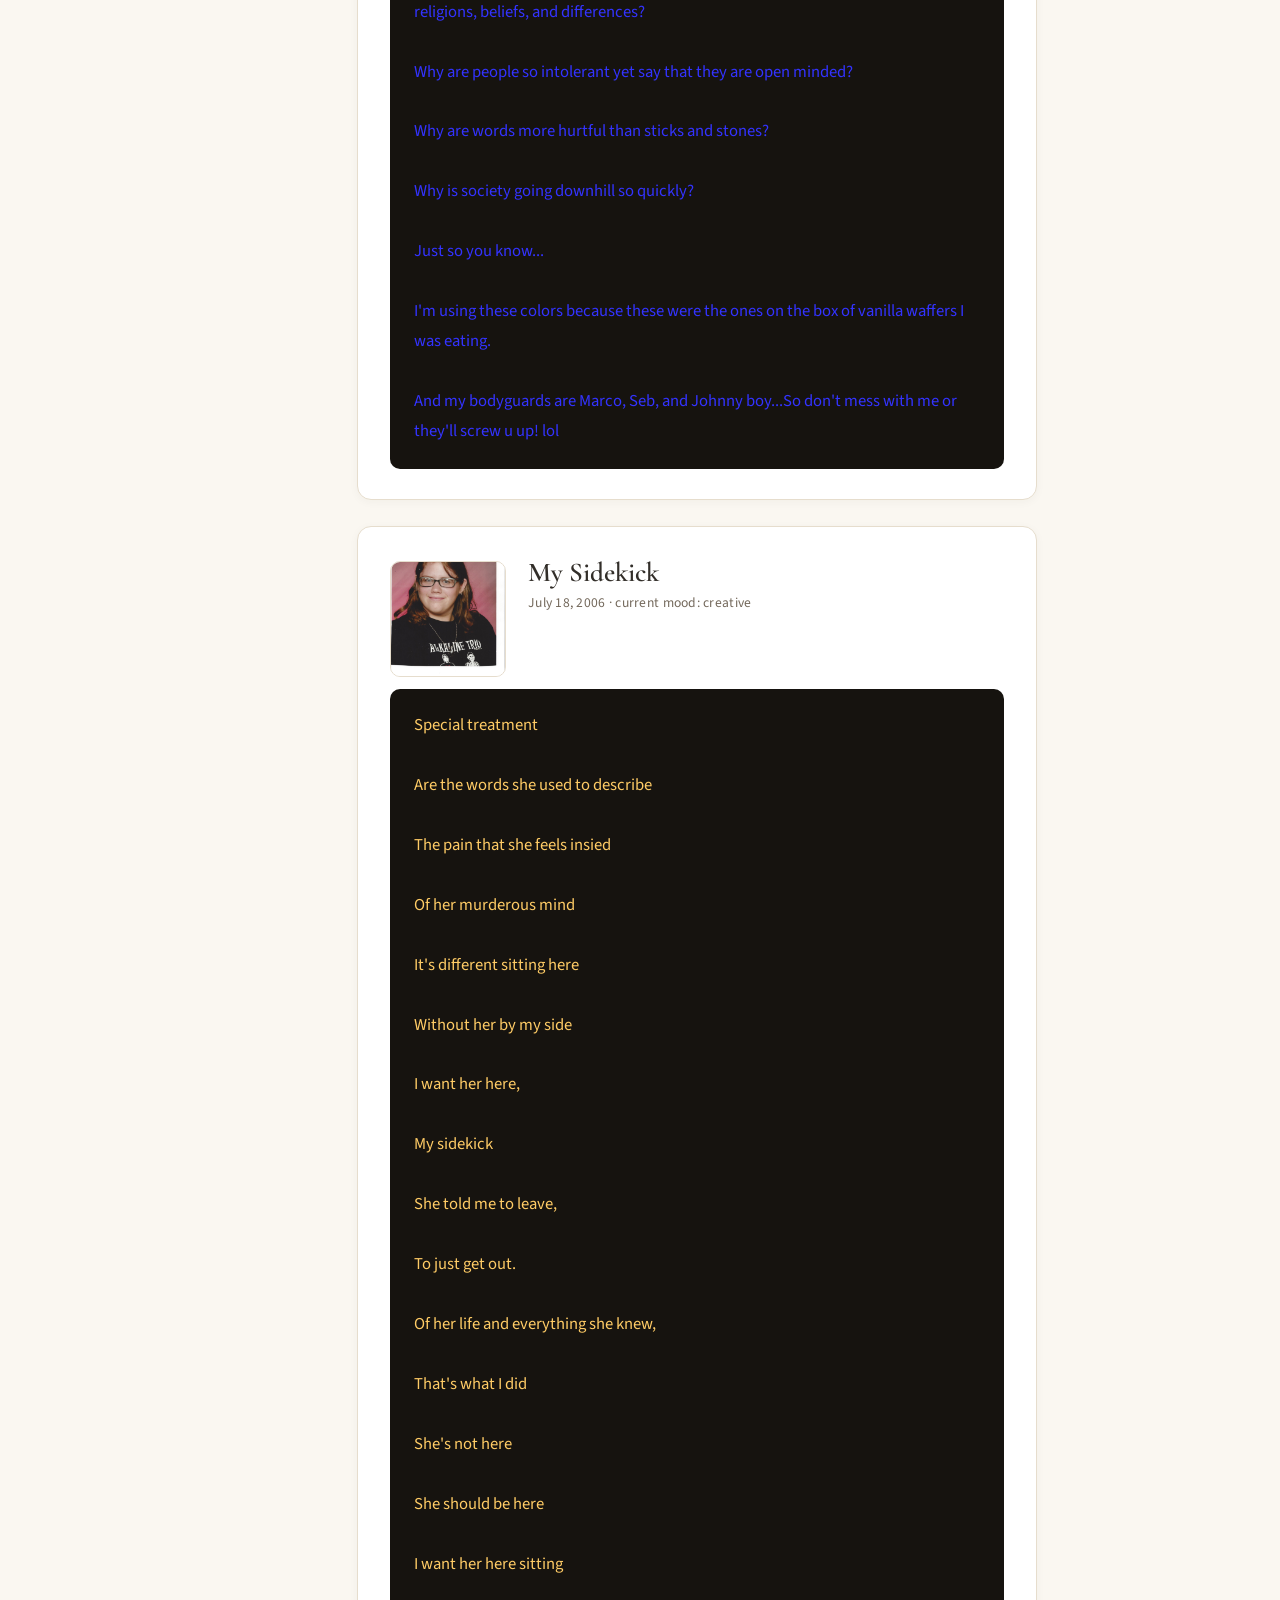
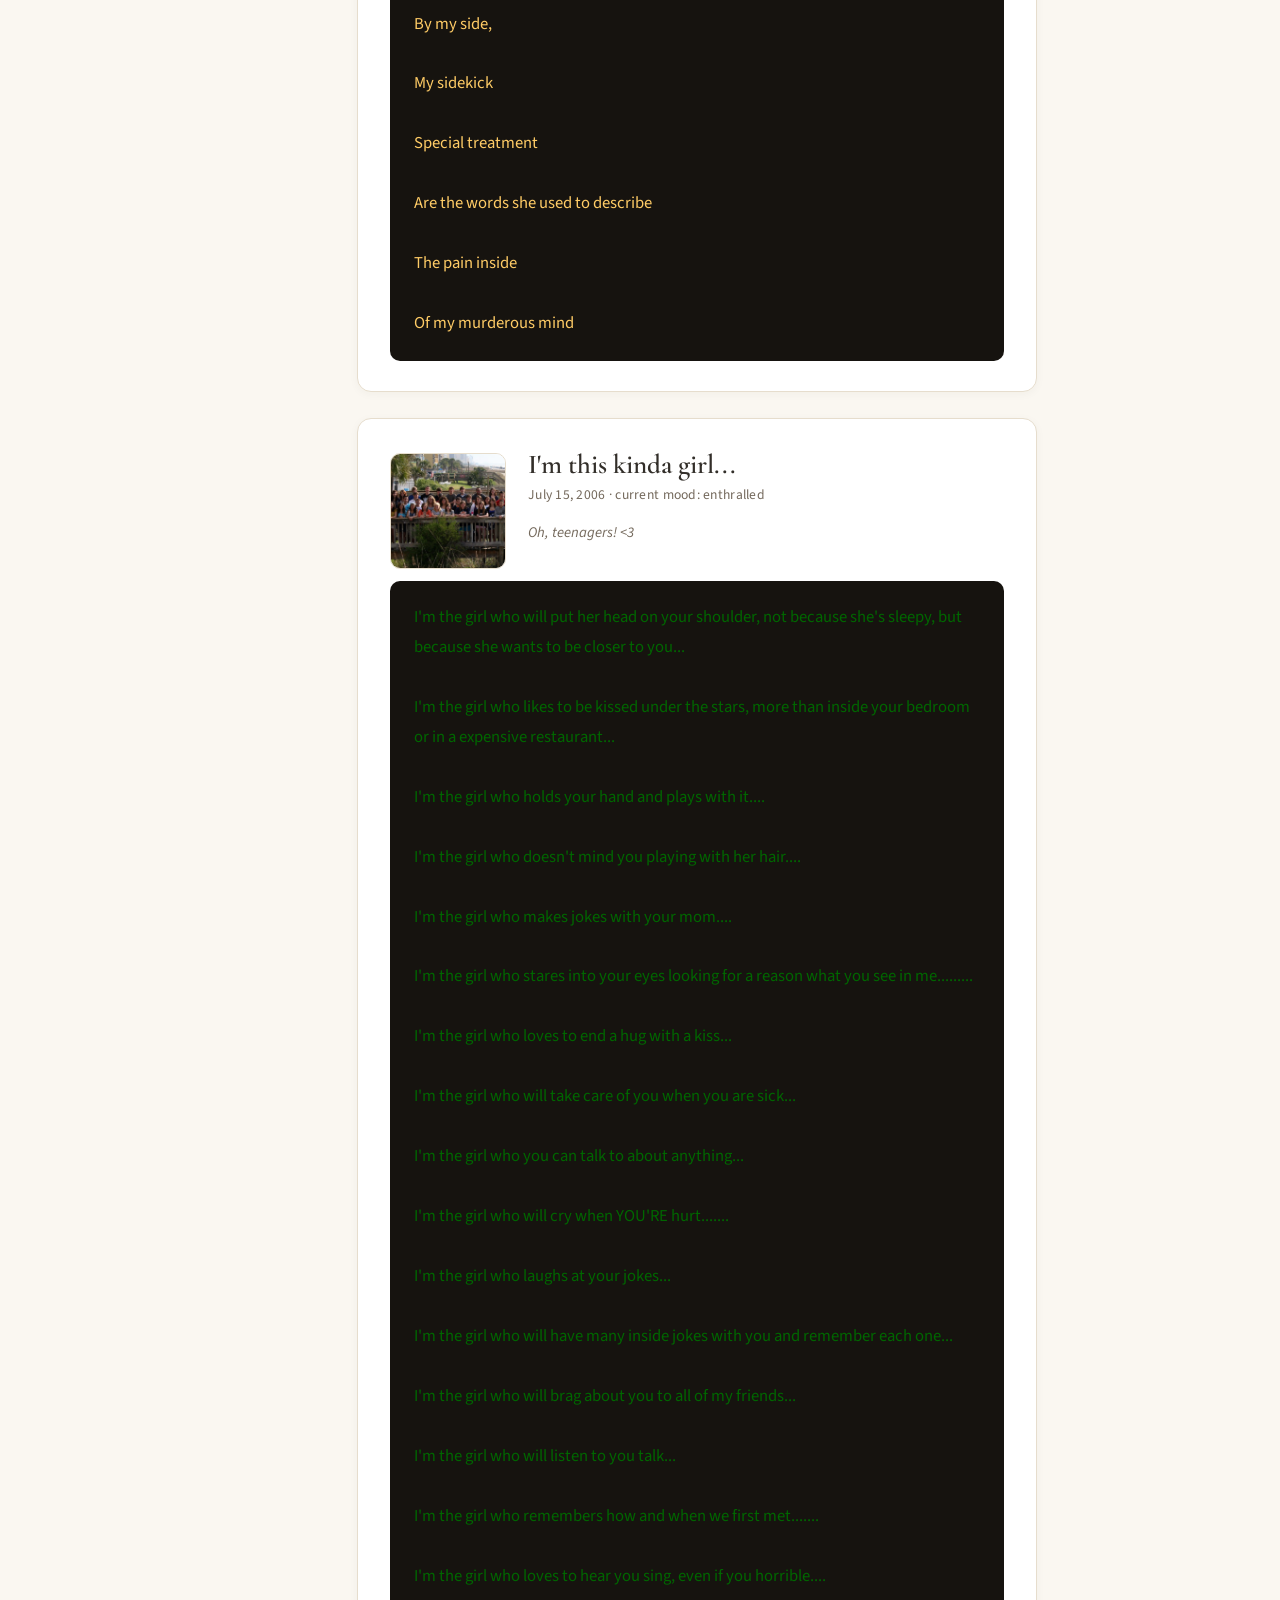
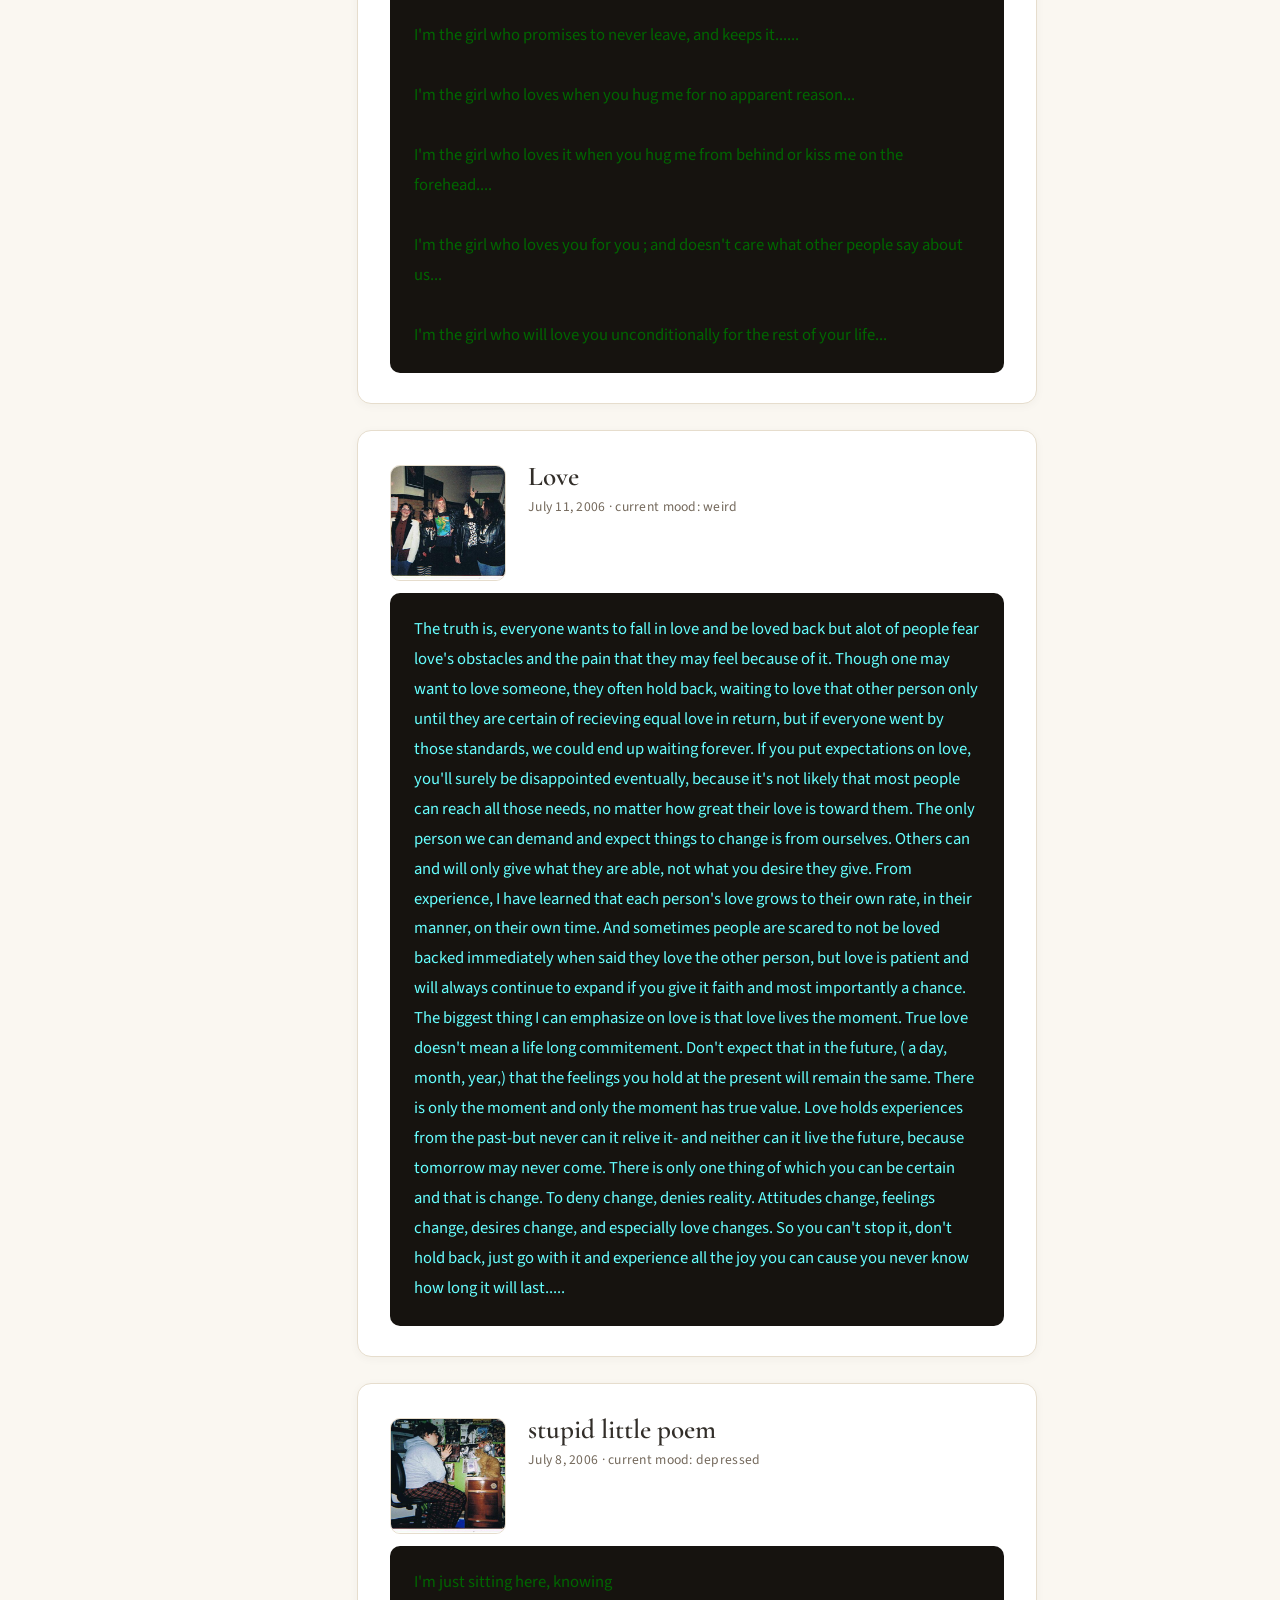
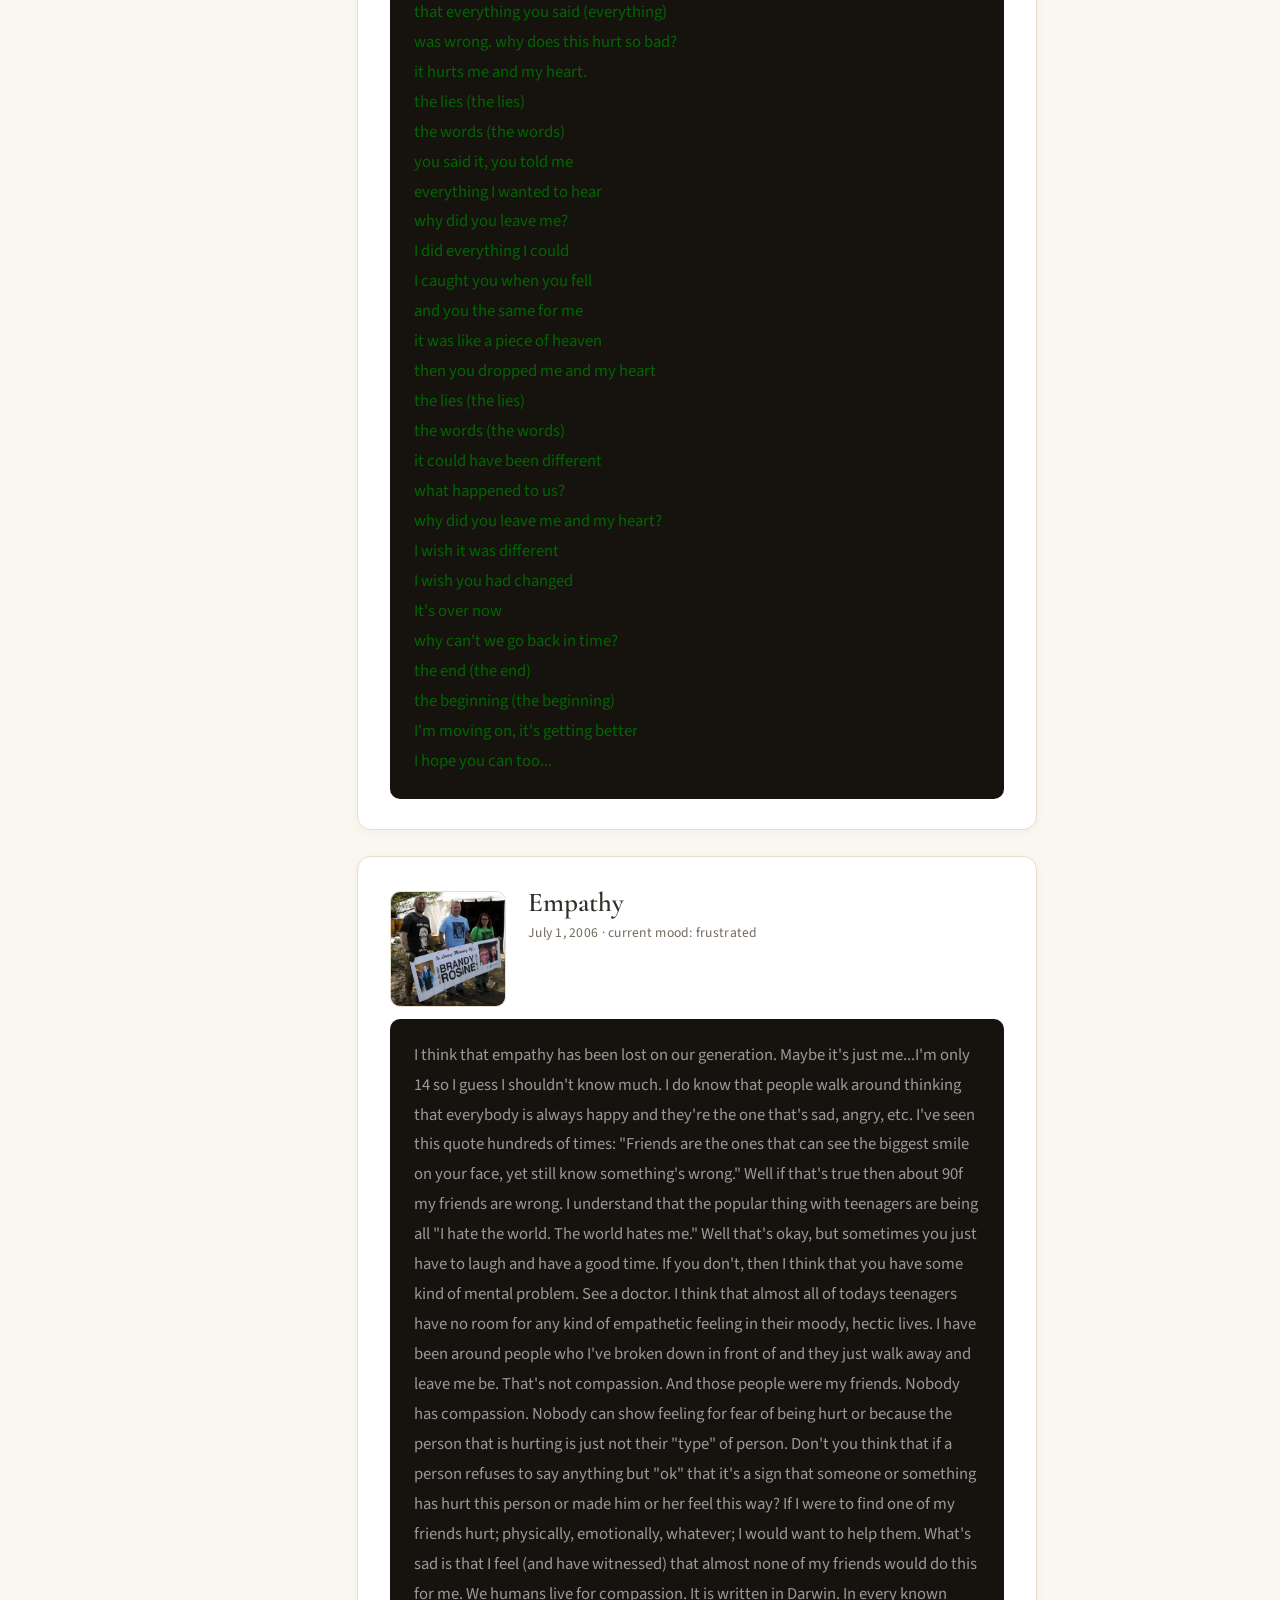
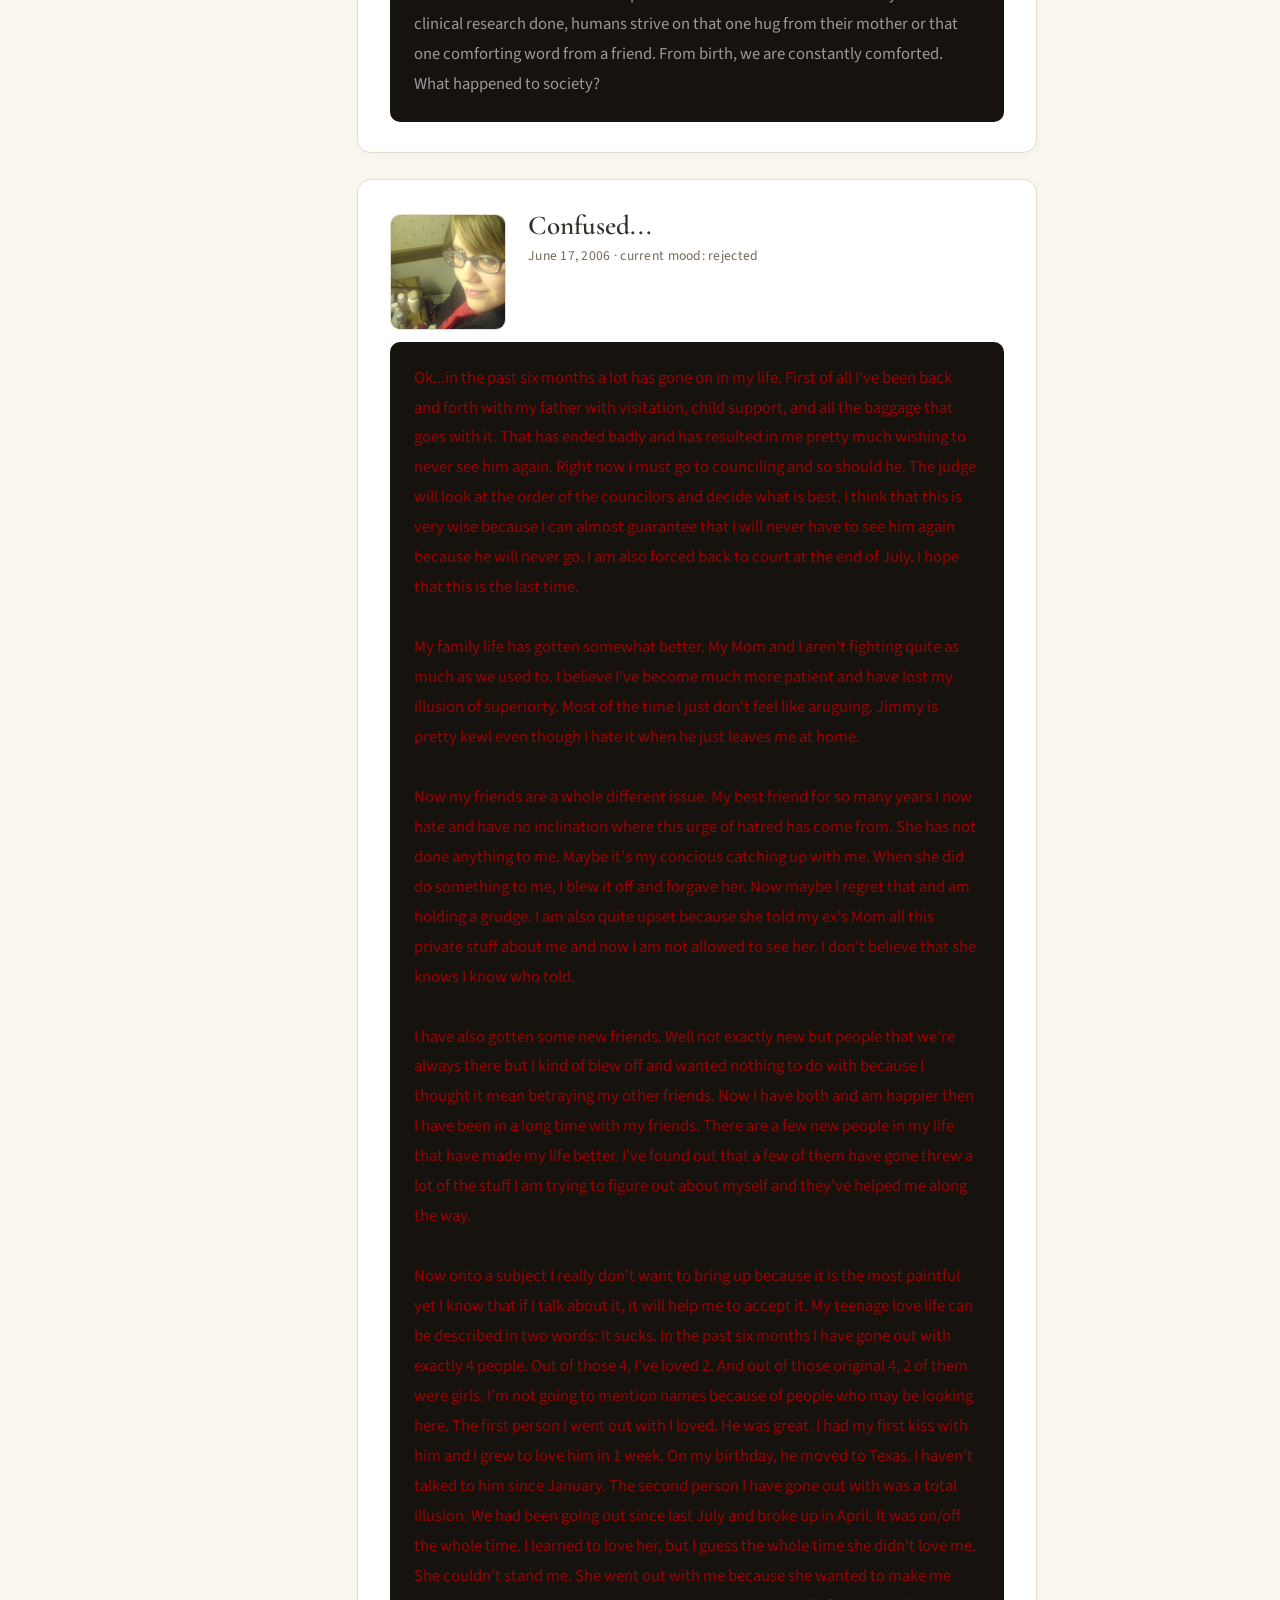
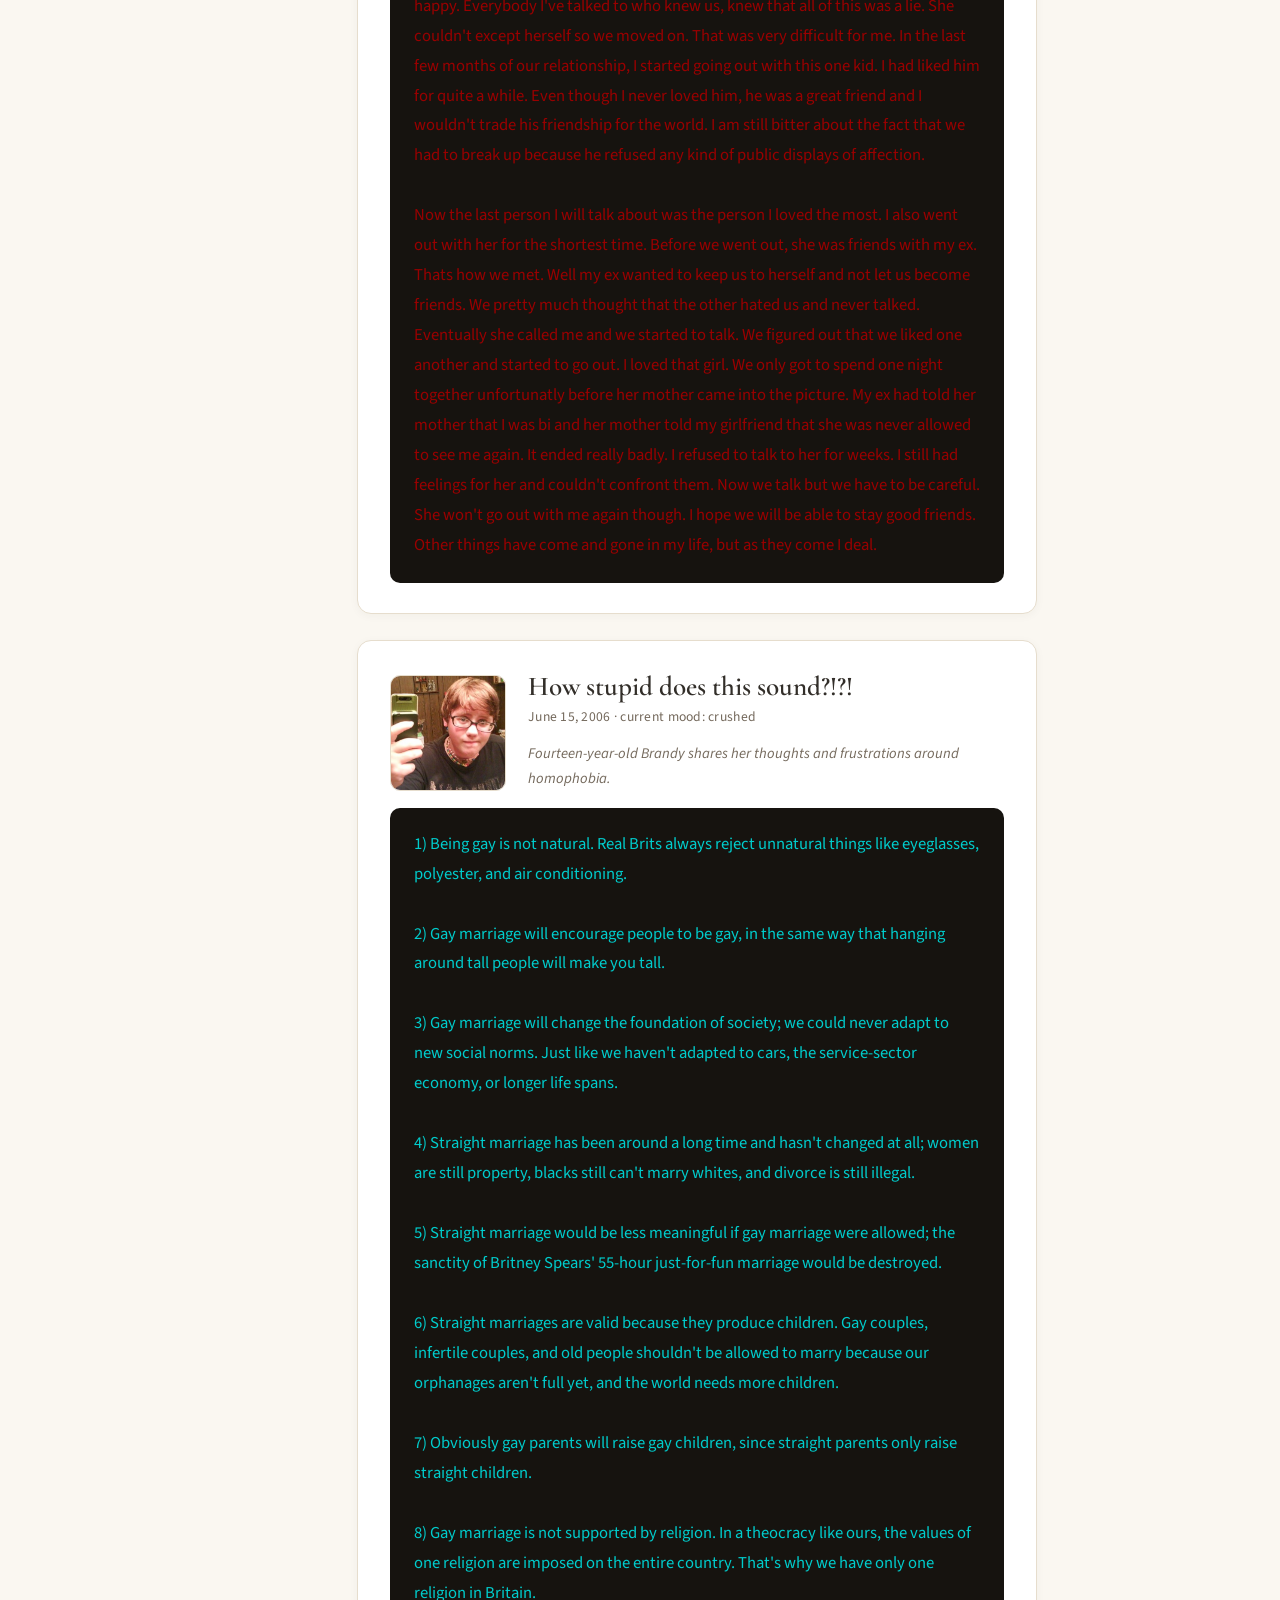
<file: her-words.html>
<!DOCTYPE html>
<html lang="en">
<head>
<meta charset="utf-8">
<meta name="viewport" content="width=device-width, initial-scale=1">
<title>Her Words · Brandy Rosine Memorial</title>
<meta name="description" content="Poems and journal entries from Brandy's own teenage MySpace blog, preserved in her voice.">
<link rel="preconnect" href="https://fonts.googleapis.com">
<link rel="preconnect" href="https://fonts.gstatic.com" crossorigin>
<link href="https://fonts.googleapis.com/css2?family=Cormorant+Garamond:ital,wght@0,500;0,600;0,700;1,500;1,600&family=Source+Sans+3:wght@400;600&display=swap" rel="stylesheet">
<link rel="icon" href="favicon.svg" type="image/svg+xml">
<link rel="stylesheet" href="assets/style.css">
</head>
<body>

<header class="site-header">
  <nav class="nav">
    <a href="index.html" class="brand">Brandy Rosine<small>In Loving Memory</small></a>
    <ul class="nav-links">
      <li><a href="index.html">Home</a></li>
      <li><a href="her-story.html">Her Story</a></li>
      <li><a href="her-words.html" class="active">Her Words</a></li>
      <li><a href="the-tragedy.html">The Tragedy</a></li>
      <li><a href="remembering.html">Remembering</a></li>
      <li><a href="save-the-date.html">Save the Date</a></li>
      <li><a href="contact.html">Contact</a></li>
    </ul>
  </nav>
</header>

<section>
  <div class="wrap measure">
    <p class="eyebrow center">In her own voice</p>
    <h1 class="center">Her Words</h1>
    <p class="lead center">Brandy loved creative writing. These poems and journal entries come from her own MySpace blog, written when she was just thirteen and fourteen years old. They are preserved here word-for-word: her spelling, her punctuation, her voice, exactly as she wrote them.</p>
    <div class="notice">
      A gentle note: some of these entries touch on loneliness, depression, identity, and being hurt. They are a teenager's honest reflections, kept here just as she shared them.
    </div>
  </div>
</section>

<section style="padding-top:8px;">
  <div class="wrap words-layout">
    <aside class="timeline" aria-hidden="true">
      <div class="tl-date" id="tlLabel">Aug 2006</div>
      <div class="tl-cap">&#9650;</div>
      <div class="tl-track"><span class="tl-marker" id="tlMarker"></span></div>
      <div class="tl-cap">&#9660;</div>
      <div class="tl-foot">into the past</div>
    </aside>
    <div class="entries">

      <article class="entry" data-date="Aug 2006">
      <img class="entry-thumb" src="images/6b6921_7f0848c99cae422ca277933c329cc35b~mv2.jpg" alt="A photo from Brandy's blog">
      <h3>Story I wrote</h3>
      <p class="meta">August 2, 2006 · current mood: energetic</p>
      <div class="body">In the forest which is my soul, there stands many living trees of varying species, sizes, and ages. This forest has no true name, for what name do you give your heart, as these trees are the people I love. They are family, friends, and lovers, and there is some I have never met, but only seen from afar.

When times are dark, or simply when I am alone, I walk through the forest, revisiting trees that are there. I often climb that hill, which is at the center of the forest and scan the forest with a gaze. Across the tree tops, I see many familiar trees, from the old oaks of life long friends to sturdy elm that are my family.

On that day, which I first saw you I had walked the forest slowly and finally climbed that hill. I stood at its peak and turned slowly around, as I have done a hundred times before and would do a hundred times more. The sun was out, as it always is. and the forest was alive with color, and movement.

I saw you there amongst my favorite trees, tall and proud stood a willow. So I stopped and marveled at your presence. This beautiful willow captured me, for I stood there for hours, as the sun was slowly descending. The sun fell behind your branches and a musical wind, which could only be your voice, sang out.

This wind caused your branches to sway slowly and they parted to let the sun pour through. The forest stopped, for my heart had stopped and all thought, what a beautiful smile; pure and full of love. Time froze even if time has no meaning in this place, and I bathed in the light of the newest tree in the forest. The trees around the willow turned to her light, for she was now the true center of the forest.

It has been many days now since your arrival, and I find myself returning more often than usual. For this place is no longer an escape from life, but an extension to my life and to my existence. For this reason, I wish to thank you and I hope you will stay in the forest as long as you are able.

Today, I have returned to the forest, to the hill and to the willow, for I still watch this willow from afar. The willow is an entirely different world, but one day I will have the courage if not the opportunity to meet. On that day, there shall appear a new sun, a new forest and a new soul for ours will merge into one.</div>
    </article>

      <article class="entry" data-date="Jul 2006">
      <img class="entry-thumb" src="images/6b6921_53014cc62c964493ac8618523f35adb3~mv2.jpg" alt="A photo from Brandy's blog">
      <h3>Maybe</h3>
      <p class="meta">July 31, 2006 · current mood: sick</p>
      <div class="body">Maybe if you felt the hate, and the pain that comes from being hated for being who you are, then perhaps you could accept that not everyone is the same. One is told that they should be them selves, yet to be different is often not okay. When the one you love the most tells you they are not the same, do not make them feel ashamed, because after awhile, they wont be able to take the pain and its not a choice, its just how they are. Why should one change how they are? To please anothers believes? Do not feel that you should agree with every belief just please respect everyone despite the differences, try to create a world of love and not of hate. When one says such things you make one feel like shit they feel like they are less than human like they dont deserve to live, so when I say you shouldnt hate its good for you too, because when those you hate are dead because they couldnt take the pain, youll have to live with the rest of your life this pain spoken of its this kind of pain that makes people ashamed and afraid tell people what they are even those that love them. So once again maybe if you felt the hate and the pain that comes from being hated for being who you are then maybe you would accept that others are different, and not make them feel such pain.</div>
    </article>

      <article class="entry" data-date="Jul 2006">
      <img class="entry-thumb" src="images/6b6921_12284a7a6e15494ab0bb7f1353d03c8d~mv2.jpg" alt="A photo from Brandy's blog">
      <h3>Crush</h3>
      <p class="meta">July 25, 2006 · current mood: weird</p>
      <p class="note">Brandy was quoting the song "The Curse of Curves" by Cute Is What We Aim For.</p>
      <div class="body">I got birds in my ears and a devil on my shoulder,

and i phone to the other and i can't get a hold of her

what's a crush to do?

what's a crush to do, when he can't get through?

gramatically speaking your adorable

and from what i hear your quite affordable

but i like them pricey

so exaggerate and tr-tr-tr-tr-tr-tr-trick me

pretty please just trick me, pretty please

I got birds in my ears and a devil on my shoulder,

and i phone to the other and i can't get a hold of her

what's a crush to do?

what's a crush to do?

I got birds in my ears and a devil on my shoulder,

and i phone to the other and i can't get a hold of her

what's a crush to do?

what's a crush to do when he cant get...through.

I'm obsessed and stressed with this mess

I can't think of things, to write down, to type down

and these fingertips are moving faster than these lips

so you can only imagine how jealous my mouth is

so you can only imagine how jealous my mouth is

I got birds in my ears and a devil on my shoulder,

and i phone to the other and i can't get a hold of her

what's a crush to do?

what's a crush to do?

I got birds in my ears and a devil on my shoulder..

whats a crush, whats a crush.. to do-ooooo

yeah..yeah-eh-eh, yeh-eh-eh

ahhh

turned on a dime, spinnin round,

so get up and shine, shine right now

we'll even have a crowd

we'll make this hurt just now (?)

gramatically speaking you adorable

from what i hear your quite affordable

but i like them pricey

so exaggerate and tr-tr-tr-tr-tr-tr-trick me

i got birds in my ears...

and a devil on my shoulder

whats a crush to do?

whats a crush to do?

i got birds in my ears...

and a devil on my shoulder

whats a crush to do when he cant get through

when he cant get a hold of her?

whats a crush, whats a crush to do-oo-oo-oo-oo</div>
    </article>

      <article class="entry" data-date="Jul 2006">
      <img class="entry-thumb" src="images/6b6921_207f2df488db409b99f93fc08253ad95~mv2.jpg" alt="A photo from Brandy's blog">
      <h3>Random Thoughts</h3>
      <p class="meta">July 20, 2006 · current mood: lonely</p>
      <div class="body" style="color:#3333ff">Why is there racism in the world? Hasn't there been many different races for all enternity?

Why is it so wierd to be different? Yet some people work all of there lives to stick out?

Why are there taboos? Nothing new has come in the world, why after thousands of years people are scared of difference?

Why is age a difference? Why are there some people who are 10 yet act like they're 20 and people who are 20 and act like they're 10?

Nobody wants to stand out yet nobody wants to fit in?

Why to people get judged on how they feel?

Not that I want everyone born the same, but why does there have to be so many religions, beliefs, and differences?

Why are people so intolerant yet say that they are open minded?

Why are words more hurtful than sticks and stones?

Why is society going downhill so quickly?

Just so you know...

I'm using these colors because these were the ones on the box of vanilla waffers I was eating.

And my bodyguards are Marco, Seb, and Johnny boy...So don't mess with me or they'll screw u up! lol</div>
    </article>

      <article class="entry" data-date="Jul 2006">
      <img class="entry-thumb" src="images/6b6921_76158cfa7d9046c98b60667298029039~mv2.jpg" alt="A photo from Brandy's blog">
      <h3>My Sidekick</h3>
      <p class="meta">July 18, 2006 · current mood: creative</p>
      <div class="body" style="color:#ffcc66">Special treatment

Are the words she used to describe

The pain that she feels insied

Of her murderous mind

It's different sitting here

Without her by my side

I want her here,

My sidekick

She told me to leave,

To just get out.

Of her life and everything she knew,

That's what I did

She's not here

She should be here

I want her here sitting

By my side,

My sidekick

Special treatment

Are the words she used to describe

The pain inside

Of my murderous mind</div>
    </article>

      <article class="entry" data-date="Jul 2006">
      <img class="entry-thumb" src="images/6b6921_fd42007e519b4688bea644bcdc73edeb~mv2.jpg" alt="A photo from Brandy's blog">
      <h3>I'm this kinda girl...</h3>
      <p class="meta">July 15, 2006 · current mood: enthralled</p>
      <p class="note">Oh, teenagers! &lt;3</p>
      <div class="body" style="color:#006600">I'm the girl who will put her head on your shoulder, not because she's sleepy, but because she wants to be closer to you...

I'm the girl who likes to be kissed under the stars, more than inside your bedroom or in a expensive restaurant...

I'm the girl who holds your hand and plays with it....

I'm the girl who doesn't mind you playing with her hair....

I'm the girl who makes jokes with your mom....

I'm the girl who stares into your eyes looking for a reason what you see in me.........

I'm the girl who loves to end a hug with a kiss...

I'm the girl who will take care of you when you are sick...

I'm the girl who you can talk to about anything...

I'm the girl who will cry when YOU'RE hurt.......

I'm the girl who laughs at your jokes...

I'm the girl who will have many inside jokes with you and remember each one...

I'm the girl who will brag about you to all of my friends...

I'm the girl who will listen to you talk...

I'm the girl who remembers how and when we first met.......

I'm the girl who loves to hear you sing, even if you horrible....

I'm the girl who promises to never leave, and keeps it......

I'm the girl who loves when you hug me for no apparent reason...

I'm the girl who loves it when you hug me from behind or kiss me on the forehead....

I'm the girl who loves you for you ; and doesn't care what other people say about us...

I'm the girl who will love you unconditionally for the rest of your life...</div>
    </article>

      <article class="entry" data-date="Jul 2006">
      <img class="entry-thumb" src="images/6b6921_22c1d9fadfa841deaba7d169aa55d8e8~mv2.jpg" alt="A photo from Brandy's blog">
      <h3>Love</h3>
      <p class="meta">July 11, 2006 · current mood: weird</p>
      <div class="body" style="color:#66ffff">The truth is, everyone wants to fall in love and be loved back but alot of people fear love's obstacles and the pain that they may feel because of it. Though one may want to love someone, they often hold back, waiting to love that other person only until they are certain of recieving equal love in return, but if everyone went by those standards, we could end up waiting forever. If you put expectations on love, you'll surely be disappointed eventually, because it's not likely that most people can reach all those needs, no matter how great their love is toward them. The only person we can demand and expect things to change is from ourselves. Others can and will only give what they are able, not what you desire they give. From experience, I have learned that each person's love grows to their own rate, in their manner, on their own time. And sometimes people are scared to not be loved backed immediately when said they love the other person, but love is patient and will always continue to expand if you give it faith and most importantly a chance. The biggest thing I can emphasize on love is that love lives the moment. True love doesn't mean a life long commitement. Don't expect that in the future, ( a day, month, year,) that the feelings you hold at the present will remain the same. There is only the moment and only the moment has true value. Love holds experiences from the past-but never can it relive it- and neither can it live the future, because tomorrow may never come. There is only one thing of which you can be certain and that is change. To deny change, denies reality. Attitudes change, feelings change, desires change, and especially love changes. So you can't stop it, don't hold back, just go with it and experience all the joy you can cause you never know how long it will last.....</div>
    </article>

      <article class="entry" data-date="Jul 2006">
      <img class="entry-thumb" src="images/6b6921_9997aa9c8a32464197f62fa35e0c72e9~mv2.jpg" alt="A photo from Brandy's blog">
      <h3>stupid little poem</h3>
      <p class="meta">July 8, 2006 · current mood: depressed</p>
      <div class="body" style="color:#006600">I'm just sitting here, knowing
that everything you said (everything)
was wrong. why does this hurt so bad?
it hurts me and my heart.
the lies (the lies)
the words (the words)
you said it, you told me
everything I wanted to hear
why did you leave me?
I did everything I could
I caught you when you fell
and you the same for me
it was like a piece of heaven
then you dropped me and my heart
the lies (the lies)
the words (the words)
it could have been different
what happened to us?
why did you leave me and my heart?
I wish it was different
I wish you had changed
It's over now
why can't we go back in time?
the end (the end)
the beginning (the beginning)
I'm moving on, it's getting better
I hope you can too...</div>
    </article>

      <article class="entry" data-date="Jul 2006">
      <img class="entry-thumb" src="images/6b6921_b3108cae5a064aa6b3425b7163204b96~mv2.jpg" alt="A photo from Brandy's blog">
      <h3>Empathy</h3>
      <p class="meta">July 1, 2006 · current mood: frustrated</p>
      <div class="body" style="color:#999999">I think that empathy has been lost on our generation. Maybe it's just me...I'm only 14 so I guess I shouldn't know much. I do know that people walk around thinking that everybody is always happy and they're the one that's sad, angry, etc. I've seen this quote hundreds of times: "Friends are the ones that can see the biggest smile on your face, yet still know something's wrong." Well if that's true then about 90f my friends are wrong. I understand that the popular thing with teenagers are being all "I hate the world. The world hates me." Well that's okay, but sometimes you just have to laugh and have a good time. If you don't, then I think that you have some kind of mental problem. See a doctor. I think that almost all of todays teenagers have no room for any kind of empathetic feeling in their moody, hectic lives. I have been around people who I've broken down in front of and they just walk away and leave me be. That's not compassion. And those people were my friends. Nobody has compassion. Nobody can show feeling for fear of being hurt or because the person that is hurting is just not their "type" of person. Don't you think that if a person refuses to say anything but "ok" that it's a sign that someone or something has hurt this person or made him or her feel this way? If I were to find one of my friends hurt; physically, emotionally, whatever; I would want to help them. What's sad is that I feel (and have witnessed) that almost none of my friends would do this for me. We humans live for compassion. It is written in Darwin. In every known clinical research done, humans strive on that one hug from their mother or that one comforting word from a friend. From birth, we are constantly comforted. What happened to society?</div>
    </article>

      <article class="entry" data-date="Jun 2006">
      <img class="entry-thumb" src="images/6b6921_47134396a46b4e0c99b0e881758e417c~mv2.jpg" alt="A photo from Brandy's blog">
      <h3>Confused...</h3>
      <p class="meta">June 17, 2006 · current mood: rejected</p>
      <div class="body" style="color:#990000">Ok...in the past six months a lot has gone on in my life. First of all I've been back and forth with my father with visitation, child support, and all the baggage that goes with it. That has ended badly and has resulted in me pretty much wishing to never see him again. Right now I must go to counciling and so should he. The judge will look at the order of the councilors and decide what is best. I think that this is very wise because I can almost guarantee that I will never have to see him again because he will never go. I am also forced back to court at the end of July. I hope that this is the last time.

My family life has gotten somewhat better. My Mom and I aren't fighting quite as much as we used to. I believe I've become much more patient and have lost my illusion of superiorty. Most of the time I just don't feel like aruguing. Jimmy is pretty kewl even though I hate it when he just leaves me at home.

Now my friends are a whole different issue. My best friend for so many years I now hate and have no inclination where this urge of hatred has come from. She has not done anything to me. Maybe it's my concious catching up with me. When she did do something to me, I blew it off and forgave her. Now maybe I regret that and am holding a grudge. I am also quite upset because she told my ex's Mom all this private stuff about me and now I am not allowed to see her. I don't believe that she knows I know who told.

I have also gotten some new friends. Well not exactly new but people that we're always there but I kind of blew off and wanted nothing to do with because I thought it mean betraying my other friends. Now I have both and am happier then I have been in a long time with my friends. There are a few new people in my life that have made my life better. I've found out that a few of them have gone threw a lot of the stuff I am trying to figure out about myself and they've helped me along the way.

Now onto a subject I really don't want to bring up because it is the most paintful yet I know that if I talk about it, it will help me to accept it. My teenage love life can be described in two words: It sucks. In the past six months I have gone out with exactly 4 people. Out of those 4, I've loved 2. And out of those original 4, 2 of them were girls. I'm not going to mention names because of people who may be looking here. The first person I went out with I loved. He was great. I had my first kiss with him and I grew to love him in 1 week. On my birthday, he moved to Texas. I haven't talked to him since January. The second person I have gone out with was a total illusion. We had been going out since last July and broke up in April. It was on/off the whole time. I learned to love her, but I guess the whole time she didn't love me. She couldn't stand me. She went out with me because she wanted to make me happy. Everybody I've talked to who knew us, knew that all of this was a lie. She couldn't except herself so we moved on. That was very difficult for me. In the last few months of our relationship, I started going out with this one kid. I had liked him for quite a while. Even though I never loved him, he was a great friend and I wouldn't trade his friendship for the world. I am still bitter about the fact that we had to break up because he refused any kind of public displays of affection.

Now the last person I will talk about was the person I loved the most. I also went out with her for the shortest time. Before we went out, she was friends with my ex. Thats how we met. Well my ex wanted to keep us to herself and not let us become friends. We pretty much thought that the other hated us and never talked. Eventually she called me and we started to talk. We figured out that we liked one another and started to go out. I loved that girl. We only got to spend one night together unfortunatly before her mother came into the picture. My ex had told her mother that I was bi and her mother told my girlfriend that she was never allowed to see me again. It ended really badly. I refused to talk to her for weeks. I still had feelings for her and couldn't confront them. Now we talk but we have to be careful. She won't go out with me again though. I hope we will be able to stay good friends. Other things have come and gone in my life, but as they come I deal.</div>
    </article>

      <article class="entry" data-date="Jun 2006">
      <img class="entry-thumb" src="images/6b6921_be5a900fc89a44e6a6760e2f6c30e9cc~mv2.jpg" alt="A photo from Brandy's blog">
      <h3>How stupid does this sound?!?!</h3>
      <p class="meta">June 15, 2006 · current mood: crushed</p>
      <p class="note">Fourteen-year-old Brandy shares her thoughts and frustrations around homophobia.</p>
      <div class="body" style="color:#00cccc">1) Being gay is not natural. Real Brits always reject unnatural things like eyeglasses, polyester, and air conditioning.

2) Gay marriage will encourage people to be gay, in the same way that hanging around tall people will make you tall.

3) Gay marriage will change the foundation of society; we could never adapt to new social norms. Just like we haven't adapted to cars, the service-sector economy, or longer life spans.

4) Straight marriage has been around a long time and hasn't changed at all; women are still property, blacks still can't marry whites, and divorce is still illegal.

5) Straight marriage would be less meaningful if gay marriage were allowed; the sanctity of Britney Spears' 55-hour just-for-fun marriage would be destroyed.

6) Straight marriages are valid because they produce children. Gay couples, infertile couples, and old people shouldn't be allowed to marry because our orphanages aren't full yet, and the world needs more children.

7) Obviously gay parents will raise gay children, since straight parents only raise straight children.

8) Gay marriage is not supported by religion. In a theocracy like ours, the values of one religion are imposed on the entire country. That's why we have only one religion in Britain.

9) Children can never succeed without a male and a female role model at home. That's why we as a society expressly forbid single parents to raise children.

10) Legalizing gay marriage will open the door to all kinds of crazy behavior. People may even wish to marry their pets because a dog has legal standing and can sign a marriage contract.

11) Gay couples are a harmful influence on their kids, because all gay couples abuse their kids, daily.

(one of the saddest parts about our society is that these arguments, before the humorous common sense, are some of the real reasons why people can't accept gay marriages.)</div>
    </article>

      <article class="entry" data-date="Jun 2006">
      <img class="entry-thumb" src="images/6b6921_dd0b688c41ad401a82321cdebb4def23~mv2.jpg" alt="A photo from Brandy's blog">
      <h3>Homophobia is Wrong</h3>
      <p class="meta">June 6, 2006 · current mood: scared</p>
      <p class="note">A raw perspective on the impact of homophobia, discrimination, and the struggle for acceptance.</p>
      <div class="body"><span style="color:#ff0000">I am the girl kicked out of her home because I confided in my mother that I am a lesbian.</span>

<span style="color:#ff6600">I am the prostitute working the streets because nobody will hire a transsexual woman.</span>

<span style="color:#ffff00">I am the sister who holds her gay brother tight through the painful, tear-filled nights.</span>

<span style="color:#33cc00">We are the parents who buried our daughter long before her time.</span>

<span style="color:#000099">I am the man who died alone in the hospital because they would not let my partner of twenty-seven years into the room.</span>

<span style="color:#6600cc">I am the foster child who wakes up with nightmares of being taken away from the two fathers who are the only loving family I have ever had. I wish they could adopt me.</span>

<span style="color:#993399">I am one of the lucky ones, I guess. I survived the attack that left me in a coma for three weeks, and in another year I will probably be able to walk again.</span>

<span style="color:#ff0000">I am not one of the lucky ones. I killed myself just weeks before graduating high school.</span>

<span style="color:#ff0000">It was simply too much to bear.</span>

<span style="color:#ff6600">We are the couple who had the realtor hang up on us when she found out we wanted to rent a one-bedroom for two men.</span>

<span style="color:#ffcc00">I am the person who never knows which bathroom I should use if I want to avoid getting the management called on me.</span>

<span style="color:#33cc00">I am the mother who is not allowed to even visit the children I bore, nursed, and raised. The court says I am an unfit mother because I now live with another woman.</span>

<span style="color:#000099">I am the domestic-violence survivor who found the support system grow suddenly cold and distant when they found out my abusive partner is also a woman.</span>

<span style="color:#6600cc">I am the domestic-violence survivor who has no support system to turn to because I am male.</span>

<span style="color:#993399">I am the father who has never hugged his son because I grew up afraid to show affection to other men.</span>

<span style="color:#ff0000">I am the home-economics teacher who always wanted to teach gym until someone told me that only lesbians do that.</span>

<span style="color:#cc6600">I am the man who died when the paramedics stopped treating me as soon as they realized I was transsexual.</span>

<span style="color:#ffcc00">I am the person who feels guilty because I think I could be a much better person if I didnt have to always deal with society hating me.</span>

<span style="color:#33cc00">I am the man who stopped attending church, not because I don't believe, but because they closed their doors to my kind.</span>

<span style="color:#3333ff">I am the person who has to hide what this world needs most: love.</span>

<span style="color:#6600cc">Pass this along if you believe homophobia is wrong.</span></div>
    </article>

      <article class="entry" data-date="May 2006">
      <img class="entry-thumb" src="images/6b6921_f7e2b776e50d47d3ac08938ac05a6f88~mv2.jpg" alt="A photo from Brandy's blog">
      <h3>Things I'm beginning to realize...</h3>
      <p class="meta">May 28, 2006 · current mood: indescribable</p>
      <p class="note">Brandy reflects on self-discovery, friendship, and overcoming struggles with loneliness, depression, and judgment, in her own words, in her own colors.</p>
      <div class="body" style="color:#663366">When I first discovered things about myself, I thought I was the only one out there. Now as time rolls on, I realize that people I thought were never there are now helping me. I'm also realizing that there are people my age in the same place I was just a few years ago. I feel that as I realize these things, I get wiser, and more able to help people out; be a mentor for those who are still confused and lost. As you are reading this, some people may be saying "Oh how does she know?" or "What do you mean?". There are many issues that I have had to deal with over the past 3 years and it hasn't gotten easier. I've had to deal with violence, depression, lonliness, losing and gaining friends, and keeping all of this a secret. And this is not just me, either. Most of this is about people I do or once cared for. They made the mistakes and who was left to clean it up? Me. I believe that most of these experiences has made me wiser and a better person. Some of them I wish to forget about but I never regret. I'm hoping someone reads this and realizes that rumors don't say anything about me. You may think you know me because you've heard a rumor I asked out this person or I'm (insert stereotype). All I want is to be myself in a world without prejudice or rumors. I think I've found that in people who I believe I have gained as friends. Wish me luck and pray that history doesn't repeat itself.</div>
    </article>

      <article class="entry" data-date="Apr 2006">
      <img class="entry-thumb" src="images/6b6921_51eaa2668eaf4d769ec517177f68e61a~mv2.jpg" alt="A photo from Brandy's blog">
      <h3>First bike ride</h3>
      <p class="meta">April 30, 2006 · age 14</p>
      <p class="note">From Brandy's MySpace blog. (Font colors were preserved on the original!)</p>
      <div class="body" style="color:#ffff00">OMG!!!!! I just rode a motorcycle for the first time!!!!

It was freakin awesome!!!! My step-Dad was like it was freezin zand I said that the only part of me was cold was my fingertips and hes like I was blocking all of ur cold air. It was friggin sweet!!!!

Ok...I'm done...

Plus my crush is online ^_^</div>
    </article>

    </div>
  </div>
</section>

<footer class="site-footer">
  <div class="wrap">
    <div class="footer-grid">
      <div>
        <h4>Brandy Rosine Memorial</h4>
        <p>This site is maintained by Krysti Horvat, a friend of Brandy's, with the permission of Brandy's mother, Carrie. It exists to keep Brandy's memory alive and to tell her story.</p>
      </div>
      <div>
        <h4>Explore</h4>
        <ul>
          <li><a href="her-story.html">Her Story</a></li>
          <li><a href="her-words.html">Her Words</a></li>
          <li><a href="the-tragedy.html">The Tragedy</a></li>
          <li><a href="remembering.html">Remembering Her</a></li>
          <li><a href="save-the-date.html">Save the Date</a></li>
          <li><a href="contact.html">Contact</a></li>
        </ul>
      </div>
      <div>
        <h4>Connect</h4>
        <ul>
          <li><a href="https://www.facebook.com/BrandyRosineMemorial" target="_blank" rel="noopener">Facebook page</a></li>
          <li><a href="mailto:brandyrosinememorial@gmail.com">brandyrosinememorial@gmail.com</a></li>
          <li><a href="https://pomc.org/" target="_blank" rel="noopener">Parents of Murdered Children</a></li>
        </ul>
      </div>
    </div>
    <div class="footer-bottom">
      <p>© 2026 Brandy Rosine Memorial · Rest easy, Brandy. ❤️</p>
    </div>
  </div>
</footer>

<script>
(function(){
 var entries=[].slice.call(document.querySelectorAll(".entry"));
 var label=document.getElementById("tlLabel");
 var marker=document.getElementById("tlMarker");
 var track=document.querySelector(".tl-track");
 if(!entries.length||!track||!marker)return;
 function upd(){
  var ref=window.innerHeight*0.35, cur=entries[0];
  for(var i=0;i<entries.length;i++){ if(entries[i].getBoundingClientRect().top<=ref) cur=entries[i]; }
  var d=cur&&cur.getAttribute("data-date"); if(d&&label) label.textContent=d;
  var f=entries[0].getBoundingClientRect(), l=entries[entries.length-1].getBoundingClientRect();
  var top=f.top+window.scrollY, bot=l.top+l.height+window.scrollY;
  var p=(window.scrollY+ref-top)/Math.max(1,(bot-top)); p=Math.max(0,Math.min(1,p));
  marker.style.top=(p*100)+"%";
 }
 window.addEventListener("scroll",upd,{passive:true});
 window.addEventListener("resize",upd); upd();
})();
</script>
</body>
</html>
</file>
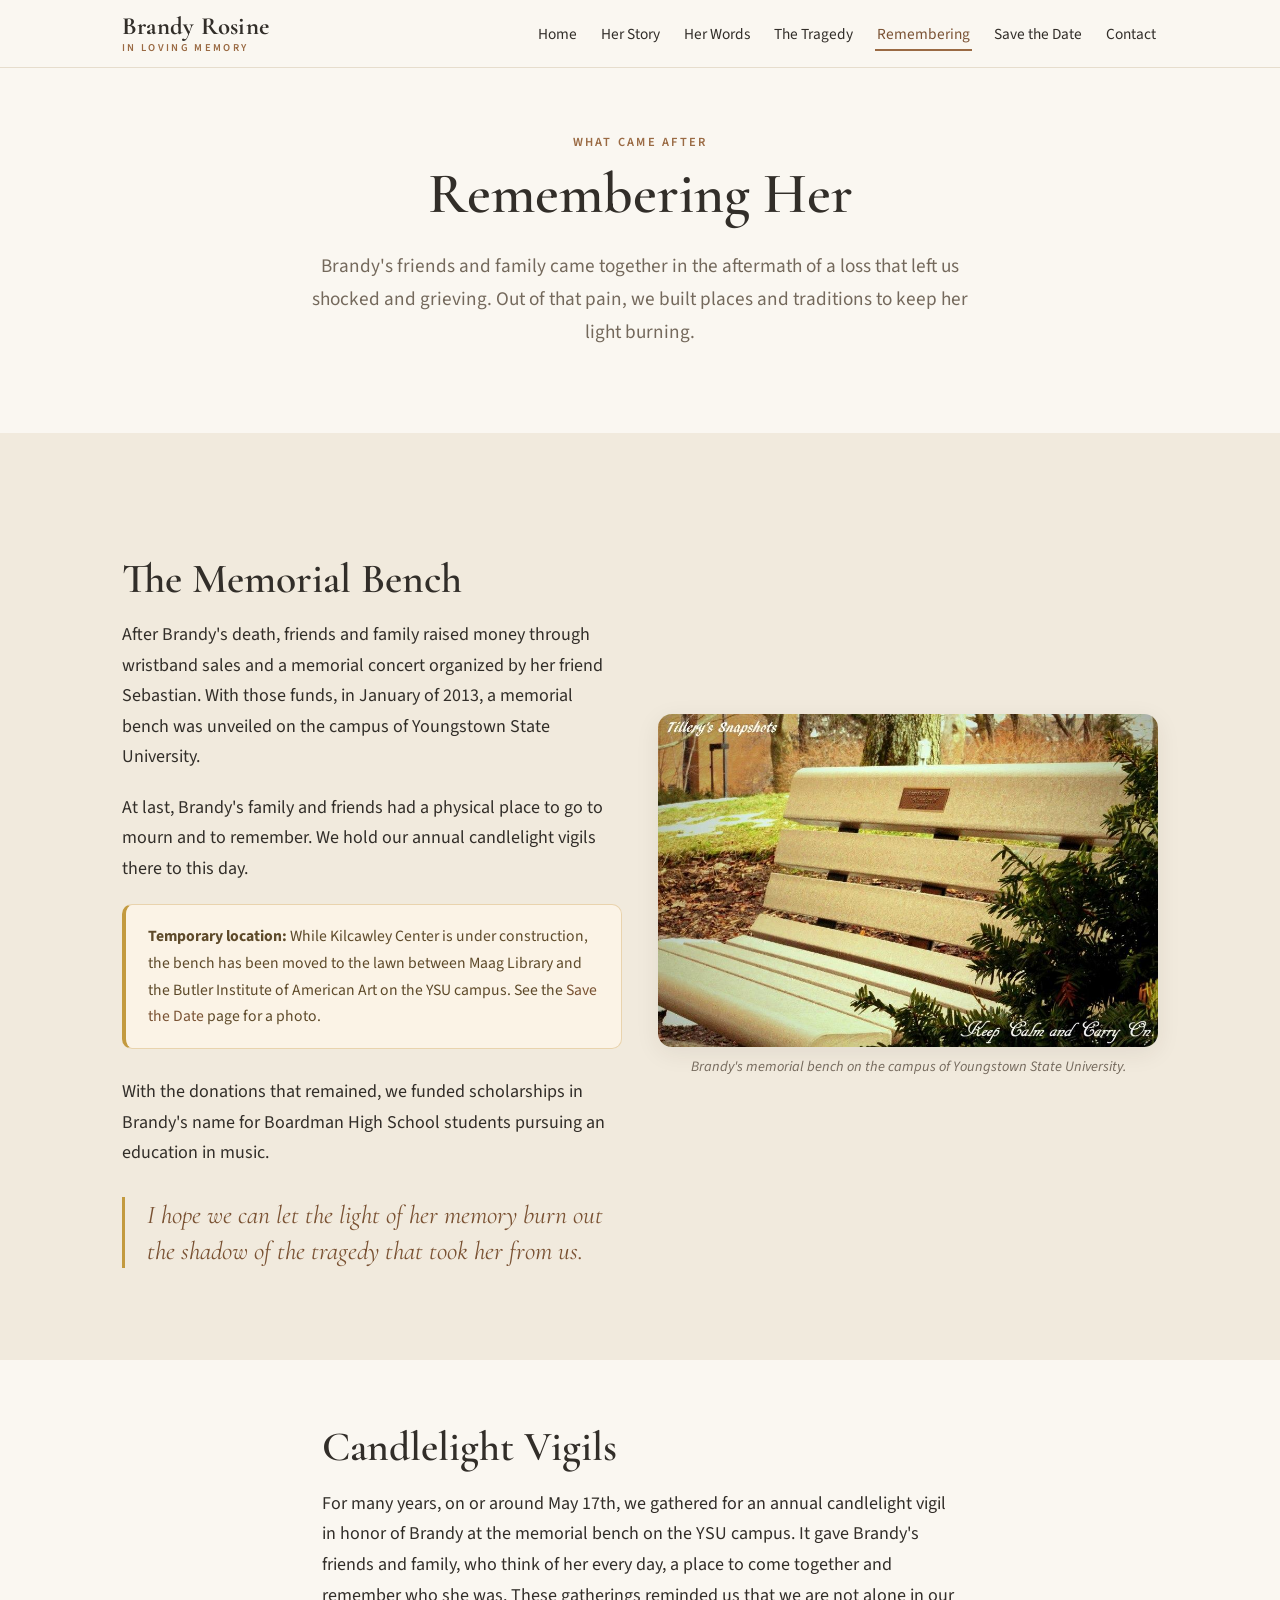
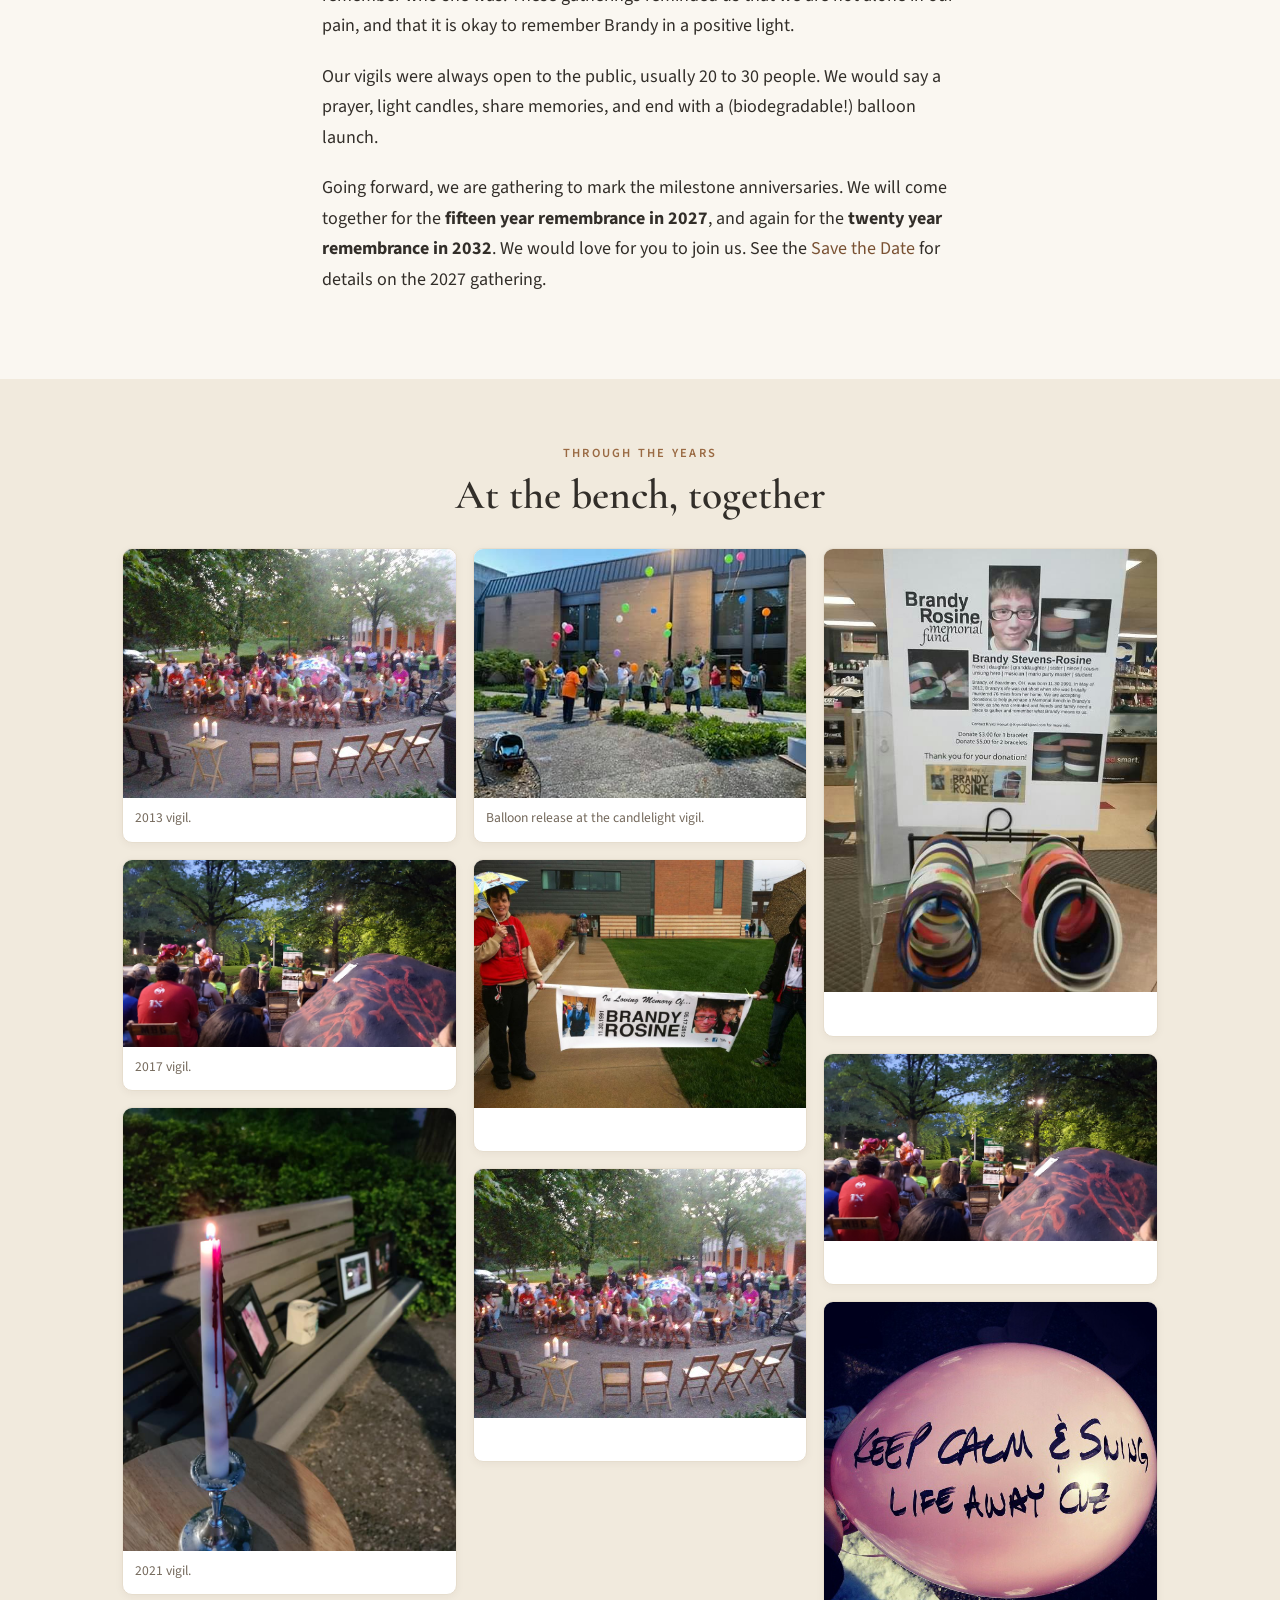
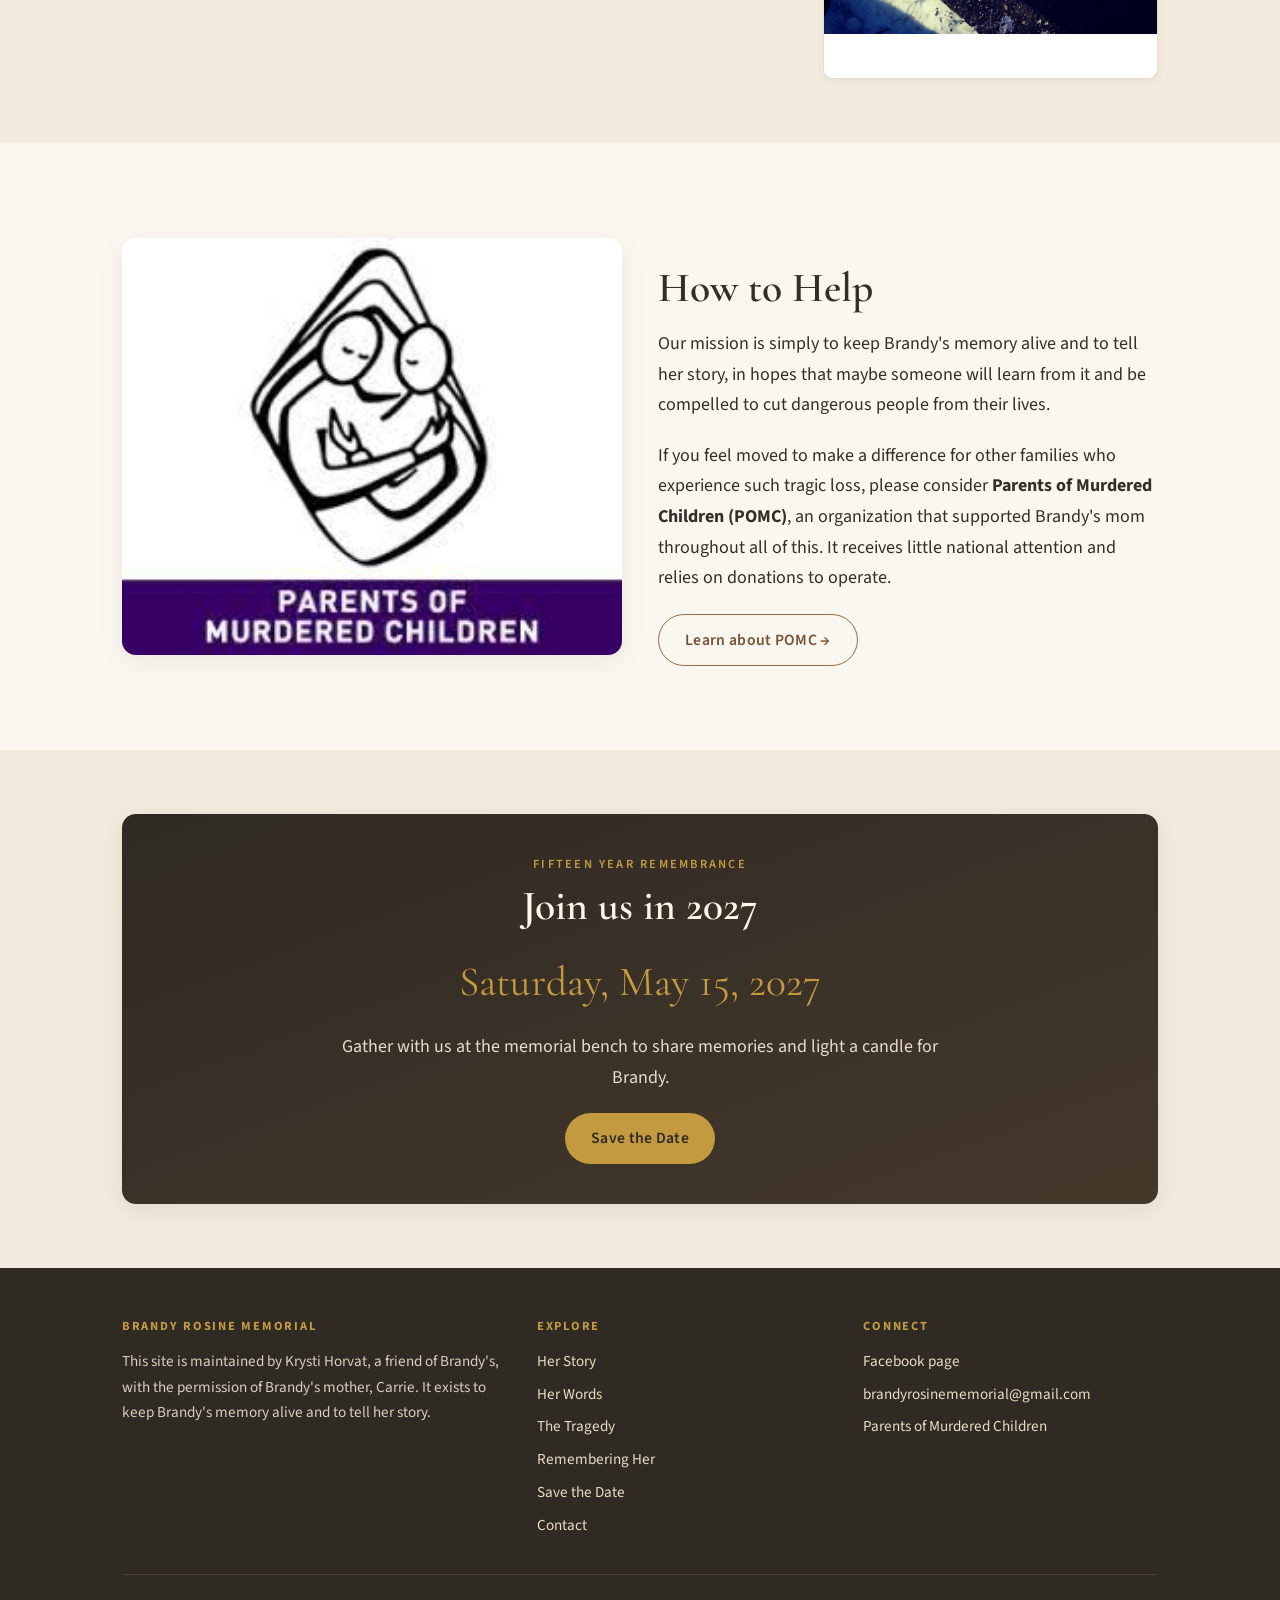
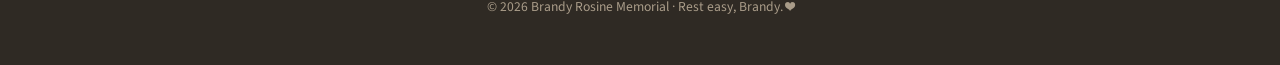
<file: remembering.html>
<!DOCTYPE html>
<html lang="en">
<head>
<meta charset="utf-8">
<meta name="viewport" content="width=device-width, initial-scale=1">
<title>Remembering Her · Brandy Rosine Memorial</title>
<meta name="description" content="The memorial bench at YSU, our annual candlelight vigils, scholarships in Brandy's name, and a gallery of photos.">
<link rel="preconnect" href="https://fonts.googleapis.com">
<link rel="preconnect" href="https://fonts.gstatic.com" crossorigin>
<link href="https://fonts.googleapis.com/css2?family=Cormorant+Garamond:ital,wght@0,500;0,600;0,700;1,500;1,600&family=Source+Sans+3:wght@400;600&display=swap" rel="stylesheet">
<link rel="icon" href="favicon.svg" type="image/svg+xml">
<link rel="stylesheet" href="assets/style.css">
</head>
<body>

<header class="site-header">
  <nav class="nav">
    <a href="index.html" class="brand">Brandy Rosine<small>In Loving Memory</small></a>
    <ul class="nav-links">
      <li><a href="index.html">Home</a></li>
      <li><a href="her-story.html">Her Story</a></li>
      <li><a href="her-words.html">Her Words</a></li>
      <li><a href="the-tragedy.html">The Tragedy</a></li>
      <li><a href="remembering.html" class="active">Remembering</a></li>
      <li><a href="save-the-date.html">Save the Date</a></li>
      <li><a href="contact.html">Contact</a></li>
    </ul>
  </nav>
</header>

<section>
  <div class="wrap">
    <p class="eyebrow center">What came after</p>
    <h1 class="center">Remembering Her</h1>
    <p class="lead measure center">Brandy's friends and family came together in the aftermath of a loss that left us shocked and grieving. Out of that pain, we built places and traditions to keep her light burning.</p>
  </div>
</section>

<section class="section-soft">
  <div class="wrap split">
    <div class="prose">
      <h2>The Memorial Bench</h2>
      <p>After Brandy's death, friends and family raised money through wristband sales and a memorial concert organized by her friend Sebastian. With those funds, in January of 2013, a memorial bench was unveiled on the campus of Youngstown State University.</p>
      <p>At last, Brandy's family and friends had a physical place to go to mourn and to remember. We hold our annual candlelight vigils there to this day.</p>
      <div class="notice" style="text-align:left;"><strong>Temporary location:</strong> While Kilcawley Center is under construction, the bench has been moved to the lawn between Maag Library and the Butler Institute of American Art on the YSU campus. See the <a href="save-the-date.html">Save the Date</a> page for a photo.</div>
      <p>With the donations that remained, we funded scholarships in Brandy's name for Boardman High School students pursuing an education in music.</p>
      <p class="pull">I hope we can let the light of her memory burn out the shadow of the tragedy that took her from us.</p>
    </div>
    <figure class="figure">
      <img src="images/6b6921_147feaa87a2b43fe9eec2ab75d9c79e9~mv2.jpg" alt="Brandy's memorial bench at Youngstown State University">
      <figcaption>Brandy's memorial bench on the campus of Youngstown State University.</figcaption>
    </figure>
  </div>
</section>

<section>
  <div class="wrap measure">
    <h2>Candlelight Vigils</h2>
    <p>For many years, on or around May 17th, we gathered for an annual candlelight vigil in honor of Brandy at the memorial bench on the YSU campus. It gave Brandy's friends and family, who think of her every day, a place to come together and remember who she was. These gatherings reminded us that we are not alone in our pain, and that it is okay to remember Brandy in a positive light.</p>
    <p>Our vigils were always open to the public, usually 20 to 30 people. We would say a prayer, light candles, share memories, and end with a (biodegradable!) balloon launch.</p>
    <p>Going forward, we are gathering to mark the milestone anniversaries. We will come together for the <strong>fifteen year remembrance in 2027</strong>, and again for the <strong>twenty year remembrance in 2032</strong>. We would love for you to join us. See the <a href="save-the-date.html">Save the Date</a> for details on the 2027 gathering.</p>
  </div>
</section>

<section class="section-soft">
  <div class="wrap">
    <p class="eyebrow center">Through the years</p>
    <h2 class="center">At the bench, together</h2>
    <div class="gallery" style="margin-top:28px;">
      <figure><img src="images/6b6921_b116763bcd3945b48ba55170474db366~mv2.jpg" alt="2013 vigil"><figcaption>2013 vigil.</figcaption></figure>
      <figure><img src="images/6b6921_0e95b23f1d6b470c9f3a35ffd152eacf~mv2.jpg" alt="2017 vigil"><figcaption>2017 vigil.</figcaption></figure>
      <figure><img src="images/6b6921_af17bab0e8414e539a72bb25fd0a96c2~mv2.jpg" alt="2021 vigil"><figcaption>2021 vigil.</figcaption></figure>
      <figure><img src="images/6b6921_126652e68b6a4854bb68fff555b5ac77~mv2.jpg" alt="Balloon release at the candlelight vigil"><figcaption>Balloon release at the candlelight vigil.</figcaption></figure>
      <figure><img src="images/6b6921_8af360d81a9d4a4daa29e82b3783207d~mv2.jpg" alt="Gathered at the vigil"><figcaption>&nbsp;</figcaption></figure>
      <figure><img src="images/6b6921_4bafac376b434900b51ee42b94c0e355~mv2.jpg" alt="At the bench"><figcaption>&nbsp;</figcaption></figure>
      <figure><img src="images/6b6921_45d1fc8b477a42f5983f1d131ac1f7e2~mv2.jpg" alt="Candlelight"><figcaption>&nbsp;</figcaption></figure>
      <figure><img src="images/6b6921_bef3169e49304a8e8e8e9ae5024a0b9f~mv2.jpg" alt="Remembering Brandy"><figcaption>&nbsp;</figcaption></figure>
      <figure><img src="images/6b6921_e8400a5244c0441284f30e33356ad00c~mv2.jpg" alt="Remembering Brandy"><figcaption>&nbsp;</figcaption></figure>
    </div>
  </div>
</section>

<section>
  <div class="wrap split">
    <figure class="figure">
      <img src="images/6b6921_d41484970ccf41409d0de0ce569579a5~mv2.jpg" alt="Parents of Murdered Children logo">
    </figure>
    <div class="prose">
      <h2>How to Help</h2>
      <p>Our mission is simply to keep Brandy's memory alive and to tell her story, in hopes that maybe someone will learn from it and be compelled to cut dangerous people from their lives.</p>
      <p>If you feel moved to make a difference for other families who experience such tragic loss, please consider <strong>Parents of Murdered Children (POMC)</strong>, an organization that supported Brandy's mom throughout all of this. It receives little national attention and relies on donations to operate.</p>
      <p><a href="https://pomc.org/" target="_blank" rel="noopener" class="btn btn-ghost">Learn about POMC →</a></p>
    </div>
  </div>
</section>

<section class="section-soft center">
  <div class="wrap">
    <div class="std">
      <p class="eyebrow">Fifteen Year Remembrance</p>
      <h2>Join us in 2027</h2>
      <p class="date">Saturday, May 15, 2027</p>
      <p>Gather with us at the memorial bench to share memories and light a candle for Brandy.</p>
      <div class="btn-row" style="justify-content:center;margin-top:18px;">
        <a href="save-the-date.html" class="btn" style="background:var(--gold);color:#2f2a24;">Save the Date</a>
      </div>
    </div>
  </div>
</section>

<footer class="site-footer">
  <div class="wrap">
    <div class="footer-grid">
      <div>
        <h4>Brandy Rosine Memorial</h4>
        <p>This site is maintained by Krysti Horvat, a friend of Brandy's, with the permission of Brandy's mother, Carrie. It exists to keep Brandy's memory alive and to tell her story.</p>
      </div>
      <div>
        <h4>Explore</h4>
        <ul>
          <li><a href="her-story.html">Her Story</a></li>
          <li><a href="her-words.html">Her Words</a></li>
          <li><a href="the-tragedy.html">The Tragedy</a></li>
          <li><a href="remembering.html">Remembering Her</a></li>
          <li><a href="save-the-date.html">Save the Date</a></li>
          <li><a href="contact.html">Contact</a></li>
        </ul>
      </div>
      <div>
        <h4>Connect</h4>
        <ul>
          <li><a href="https://www.facebook.com/BrandyRosineMemorial" target="_blank" rel="noopener">Facebook page</a></li>
          <li><a href="mailto:brandyrosinememorial@gmail.com">brandyrosinememorial@gmail.com</a></li>
          <li><a href="https://pomc.org/" target="_blank" rel="noopener">Parents of Murdered Children</a></li>
        </ul>
      </div>
    </div>
    <div class="footer-bottom">
      <p>© 2026 Brandy Rosine Memorial · Rest easy, Brandy. ❤️</p>
    </div>
  </div>
</footer>

</body>
</html>
</file>
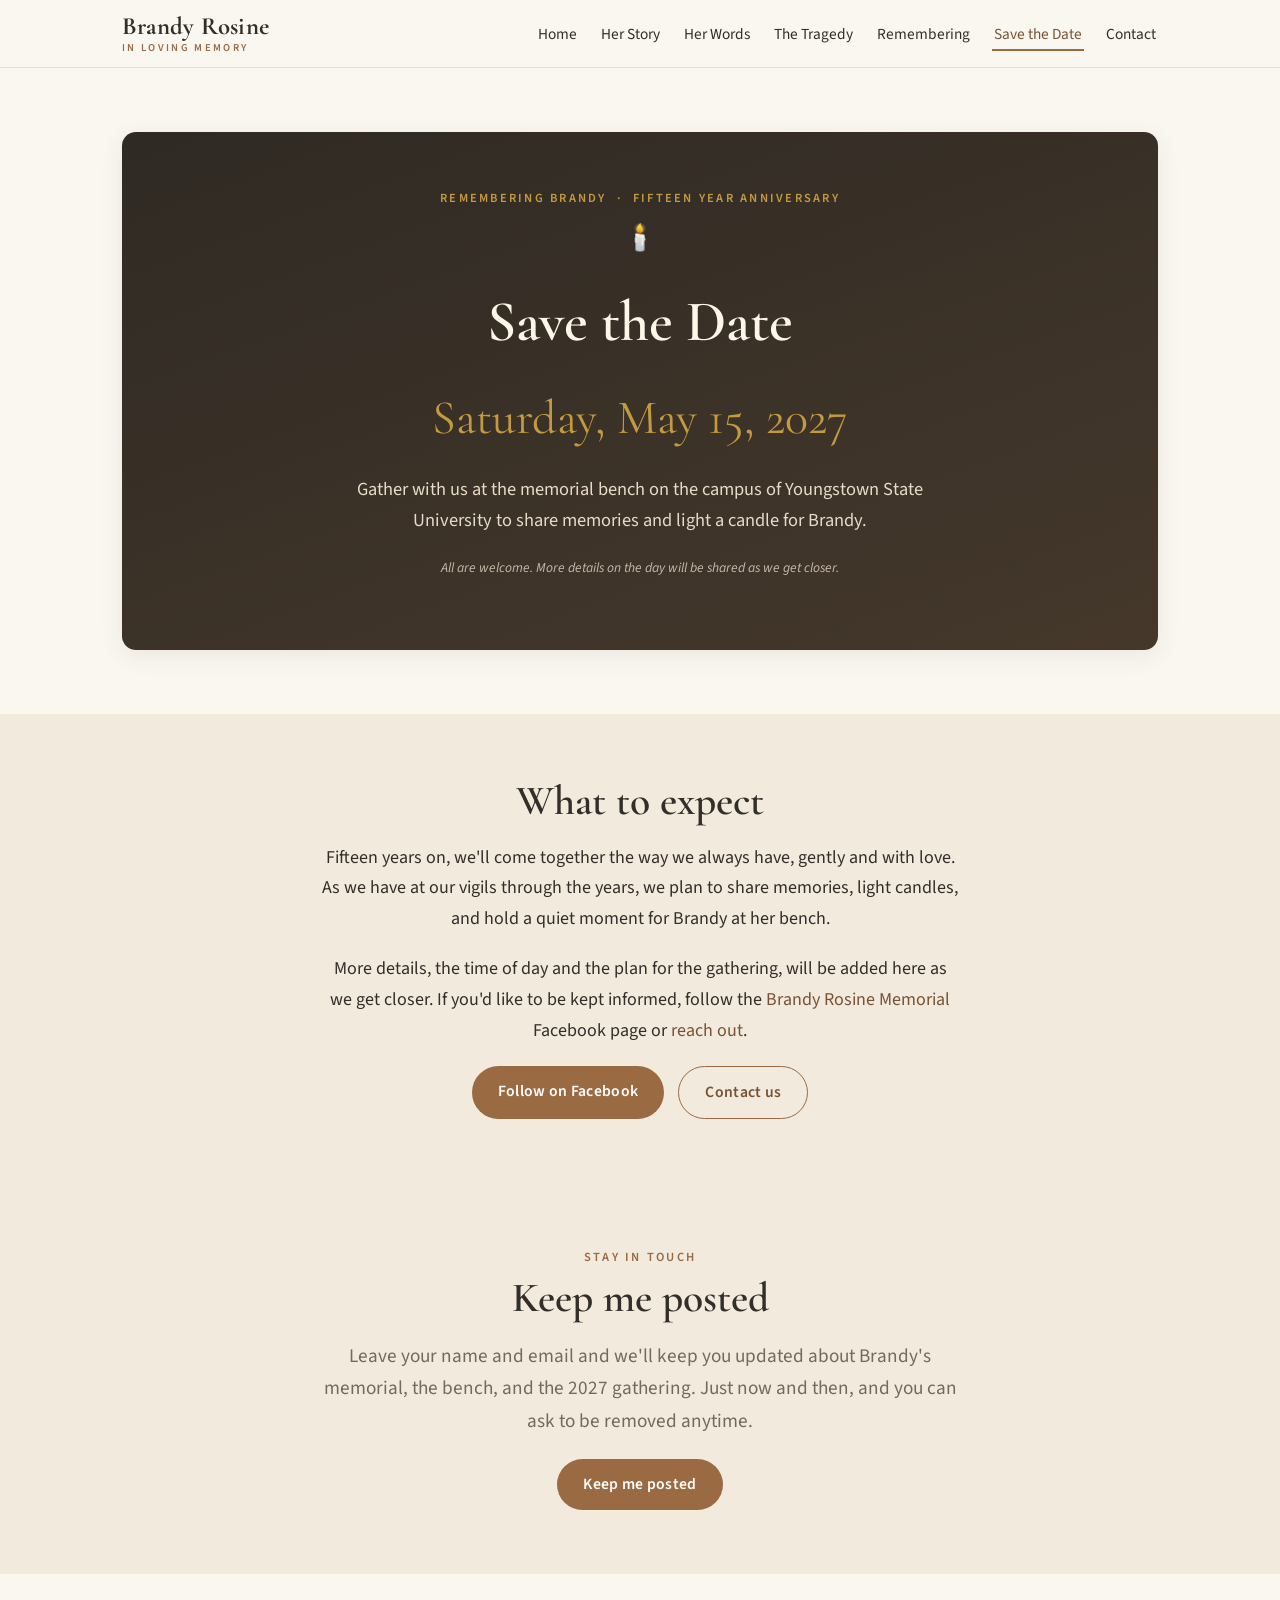
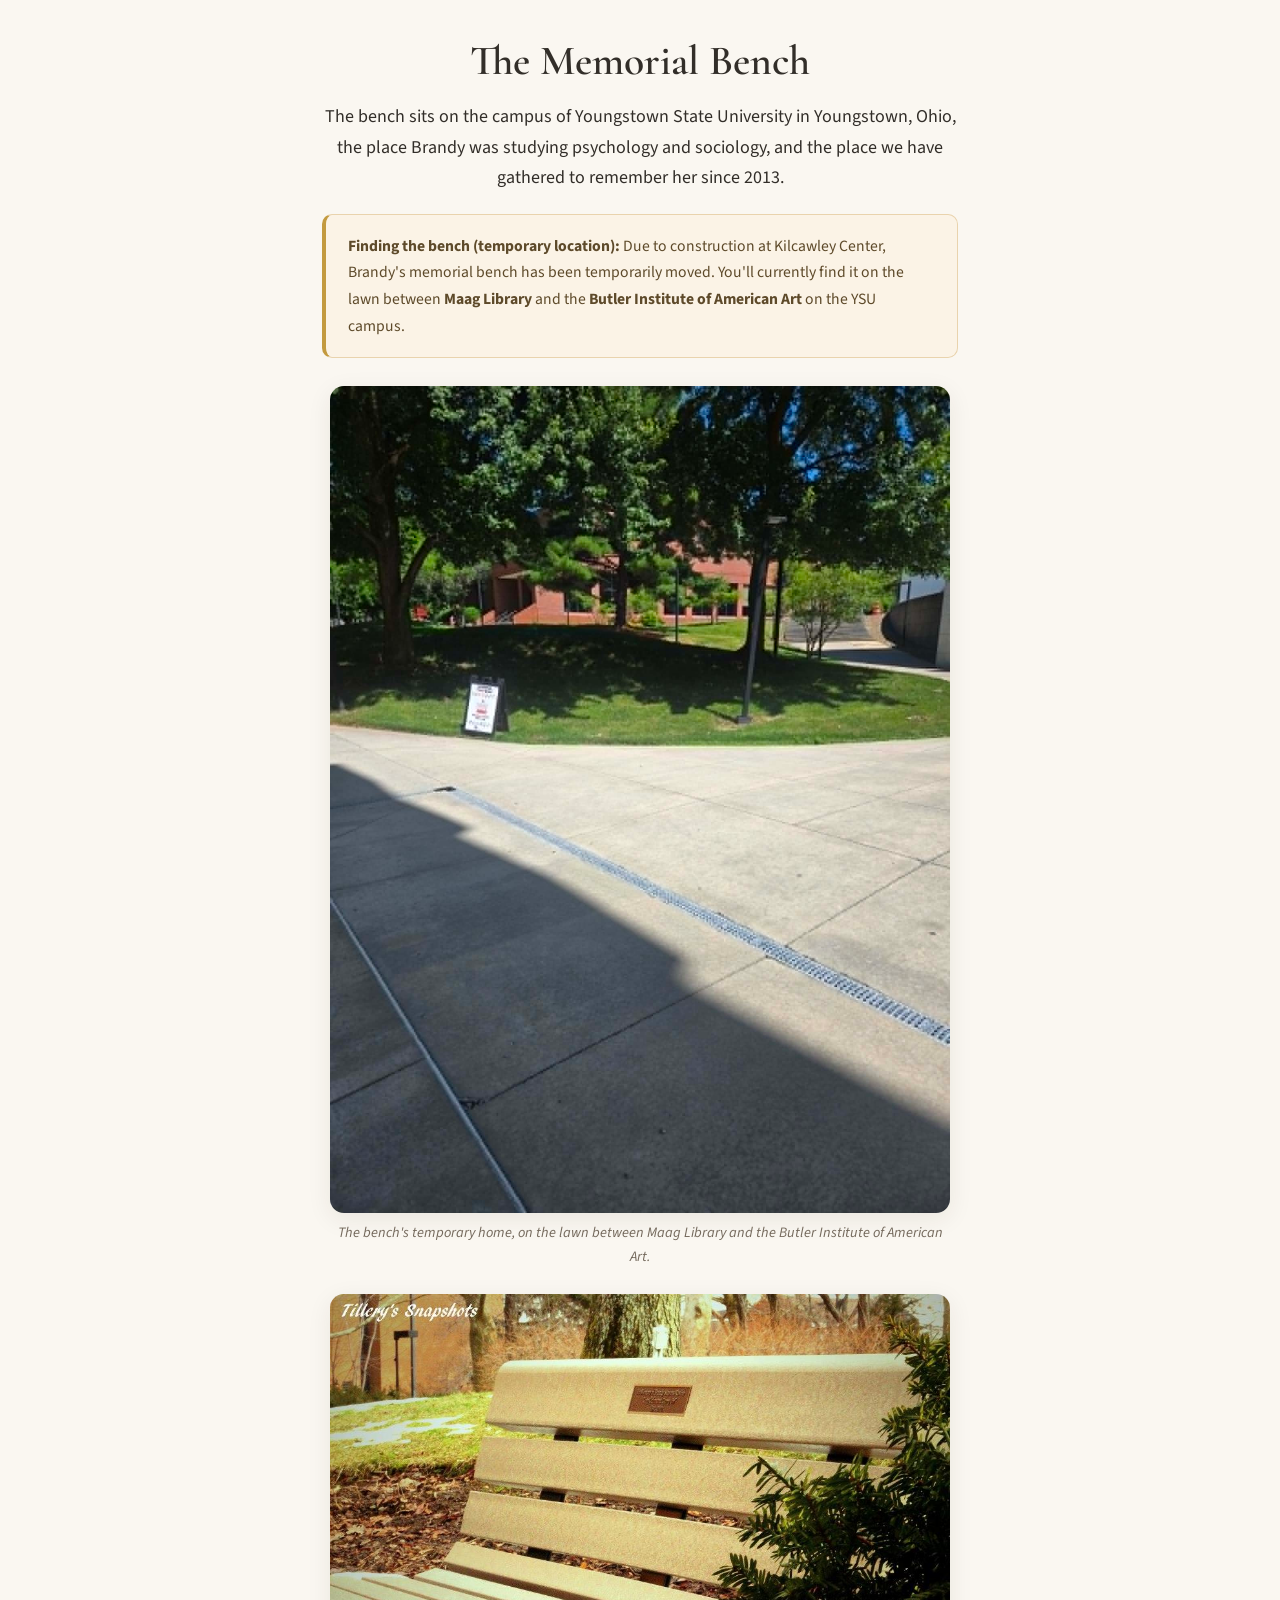
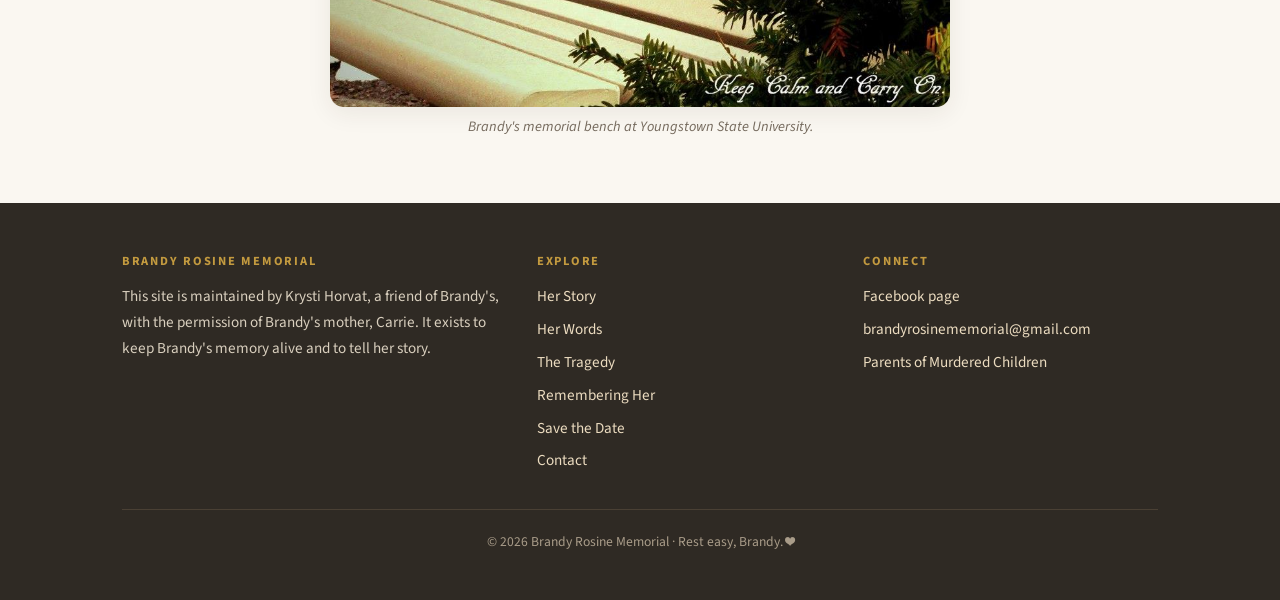
<file: save-the-date.html>
<!DOCTYPE html>
<html lang="en">
<head>
<meta charset="utf-8">
<meta name="viewport" content="width=device-width, initial-scale=1">
<title>Save the Date · Brandy Rosine Memorial</title>
<meta name="description" content="Save the date for the fifteen-year remembrance of Brandy Rosine at the memorial bench on the Youngstown State University campus, May 2027.">
<link rel="preconnect" href="https://fonts.googleapis.com">
<link rel="preconnect" href="https://fonts.gstatic.com" crossorigin>
<link href="https://fonts.googleapis.com/css2?family=Cormorant+Garamond:ital,wght@0,500;0,600;0,700;1,500;1,600&family=Source+Sans+3:wght@400;600&display=swap" rel="stylesheet">
<link rel="icon" href="favicon.svg" type="image/svg+xml">
<link rel="stylesheet" href="assets/style.css">
</head>
<body>

<header class="site-header">
  <nav class="nav">
    <a href="index.html" class="brand">Brandy Rosine<small>In Loving Memory</small></a>
    <ul class="nav-links">
      <li><a href="index.html">Home</a></li>
      <li><a href="her-story.html">Her Story</a></li>
      <li><a href="her-words.html">Her Words</a></li>
      <li><a href="the-tragedy.html">The Tragedy</a></li>
      <li><a href="remembering.html">Remembering</a></li>
      <li><a href="save-the-date.html" class="active">Save the Date</a></li>
      <li><a href="contact.html">Contact</a></li>
    </ul>
  </nav>
</header>

<section>
  <div class="wrap">
    <div class="std" style="padding:56px 36px;">
      <p class="eyebrow">Remembering Brandy &nbsp;·&nbsp; Fifteen Year Anniversary</p>
      <p class="flame">🕯️</p>
      <h1 style="color:#fdf7ea;">Save the Date</h1>
      <p class="date" style="font-size:clamp(2rem,5vw,3rem);">Saturday, May 15, 2027</p>
      <p style="font-size:1.15rem;">Gather with us at the memorial bench on the campus of Youngstown State University to share memories and light a candle for Brandy.</p>
      <p class="tentative">All are welcome. More details on the day will be shared as we get closer.</p>
    </div>
  </div>
</section>

<section class="section-soft">
  <div class="wrap measure center">
    <h2>What to expect</h2>
    <p>Fifteen years on, we'll come together the way we always have, gently and with love. As we have at our vigils through the years, we plan to share memories, light candles, and hold a quiet moment for Brandy at her bench.</p>
    <p>More details, the time of day and the plan for the gathering, will be added here as we get closer. If you'd like to be kept informed, follow the <a href="https://www.facebook.com/BrandyRosineMemorial" target="_blank" rel="noopener">Brandy Rosine Memorial</a> Facebook page or <a href="contact.html">reach out</a>.</p>
    <div class="btn-row" style="justify-content:center;margin-top:10px;">
      <a href="https://www.facebook.com/BrandyRosineMemorial" target="_blank" rel="noopener" class="btn">Follow on Facebook</a>
      <a href="contact.html" class="btn btn-ghost">Contact us</a>
    </div>
  </div>
</section>

<section class="section-soft" id="keep-posted">
  <div class="wrap measure center">
    <p class="eyebrow center">Stay in touch</p>
    <h2>Keep me posted</h2>
    <p class="lead measure center">Leave your name and email and we'll keep you updated about Brandy's memorial, the bench, and the 2027 gathering. Just now and then, and you can ask to be removed anytime.</p>
    <div class="btn-row" style="justify-content:center;margin-top:18px;">
      <a href="https://docs.google.com/forms/d/e/1FAIpQLSef339bCUKxRF-Q3yq_3yB2G6pp5Q3iySphvpXZsnI2ojfbFg/viewform" target="_blank" rel="noopener" class="btn">Keep me posted</a>
    </div>
  </div>
</section>

<section>
  <div class="wrap measure center">
    <h2>The Memorial Bench</h2>
    <p>The bench sits on the campus of Youngstown State University in Youngstown, Ohio, the place Brandy was studying psychology and sociology, and the place we have gathered to remember her since 2013.</p>
    <div class="notice" style="text-align:left;">
      <strong>Finding the bench (temporary location):</strong> Due to construction at Kilcawley Center, Brandy's memorial bench has been temporarily moved. You'll currently find it on the lawn between <strong>Maag Library</strong> and the <strong>Butler Institute of American Art</strong> on the YSU campus.
    </div>
    <figure class="figure" style="max-width:620px;margin:24px auto 0;">
      <img src="images/bench-temporary-location.jpeg" alt="The lawn between Maag Library and the Butler Institute of American Art, the bench's temporary location">
      <figcaption>The bench's temporary home, on the lawn between Maag Library and the Butler Institute of American Art.</figcaption>
    </figure>
    <figure class="figure" style="max-width:620px;margin:24px auto 0;">
      <img src="images/6b6921_147feaa87a2b43fe9eec2ab75d9c79e9~mv2.jpg" alt="Brandy's memorial bench at YSU">
      <figcaption>Brandy's memorial bench at Youngstown State University.</figcaption>
    </figure>
  </div>
</section>

<footer class="site-footer">
  <div class="wrap">
    <div class="footer-grid">
      <div>
        <h4>Brandy Rosine Memorial</h4>
        <p>This site is maintained by Krysti Horvat, a friend of Brandy's, with the permission of Brandy's mother, Carrie. It exists to keep Brandy's memory alive and to tell her story.</p>
      </div>
      <div>
        <h4>Explore</h4>
        <ul>
          <li><a href="her-story.html">Her Story</a></li>
          <li><a href="her-words.html">Her Words</a></li>
          <li><a href="the-tragedy.html">The Tragedy</a></li>
          <li><a href="remembering.html">Remembering Her</a></li>
          <li><a href="save-the-date.html">Save the Date</a></li>
          <li><a href="contact.html">Contact</a></li>
        </ul>
      </div>
      <div>
        <h4>Connect</h4>
        <ul>
          <li><a href="https://www.facebook.com/BrandyRosineMemorial" target="_blank" rel="noopener">Facebook page</a></li>
          <li><a href="mailto:brandyrosinememorial@gmail.com">brandyrosinememorial@gmail.com</a></li>
          <li><a href="https://pomc.org/" target="_blank" rel="noopener">Parents of Murdered Children</a></li>
        </ul>
      </div>
    </div>
    <div class="footer-bottom">
      <p>© 2026 Brandy Rosine Memorial · Rest easy, Brandy. ❤️</p>
    </div>
  </div>
</footer>

</body>
</html>
</file>
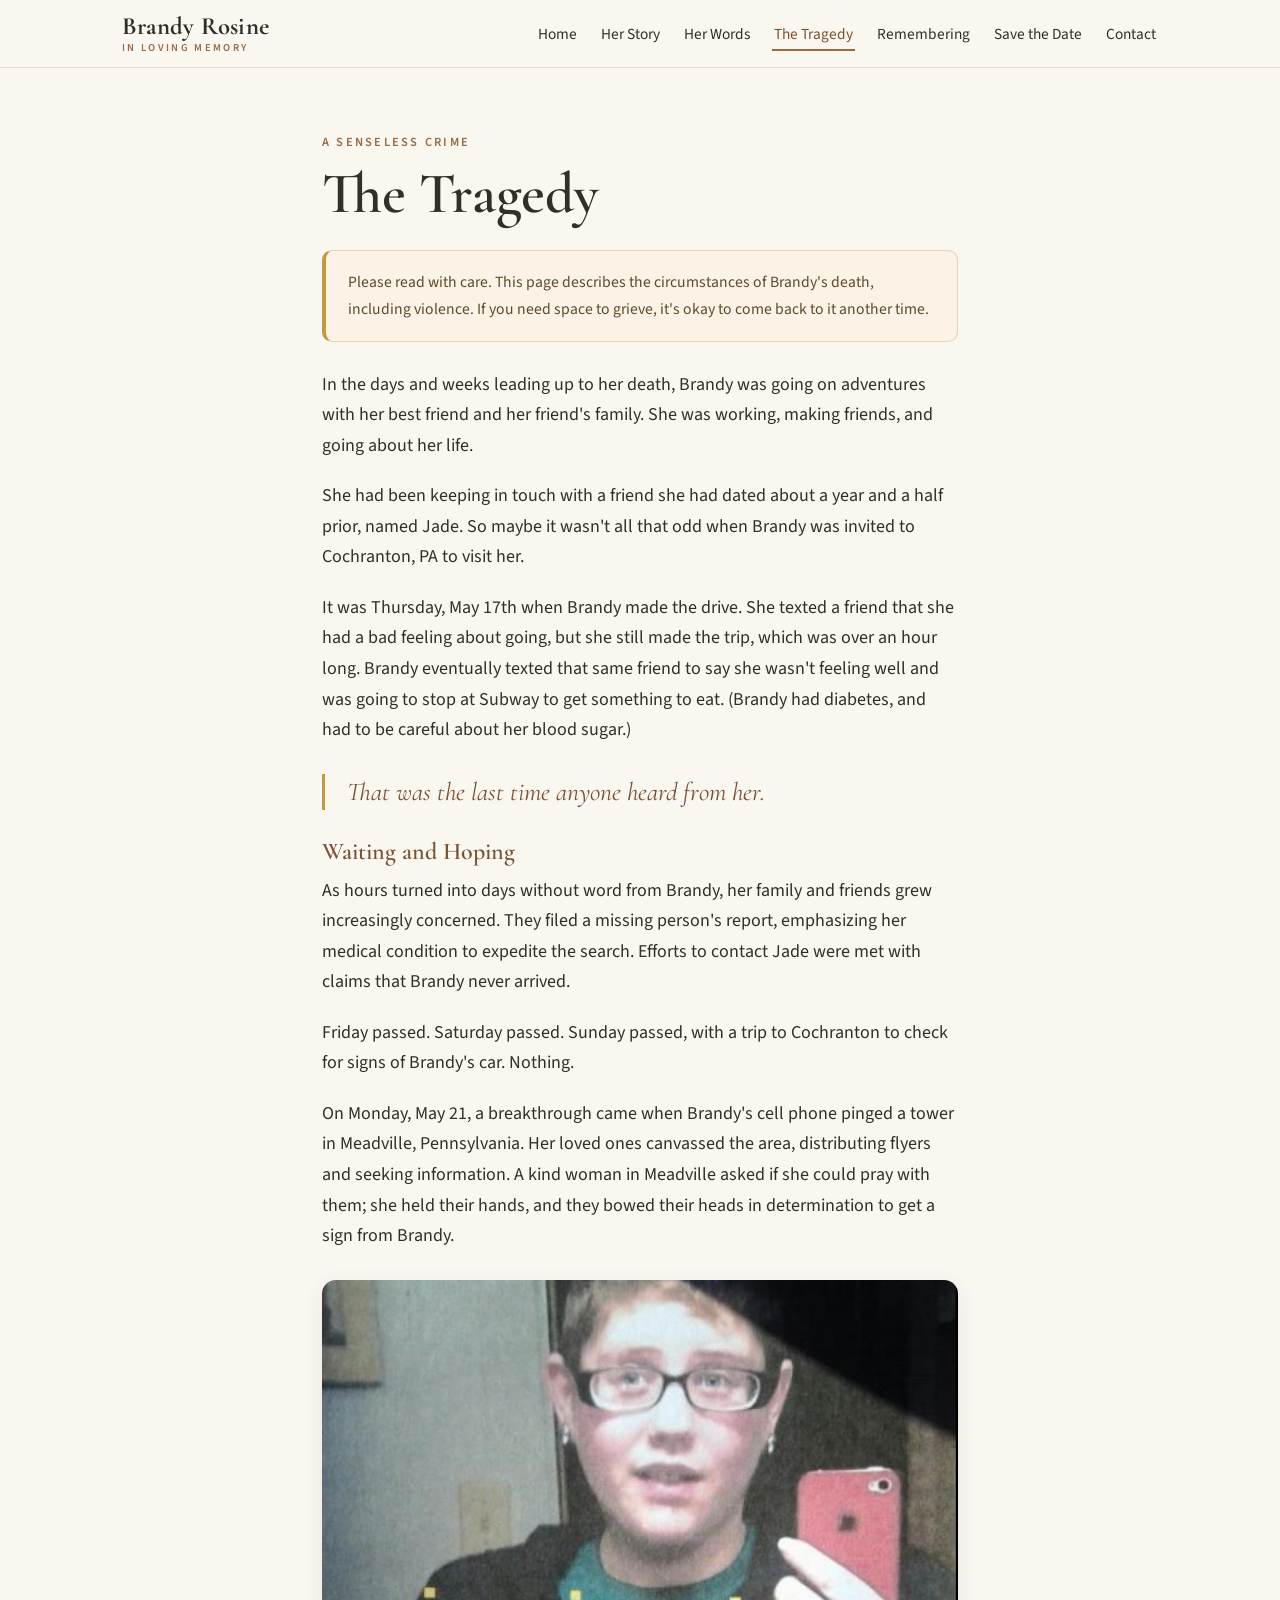
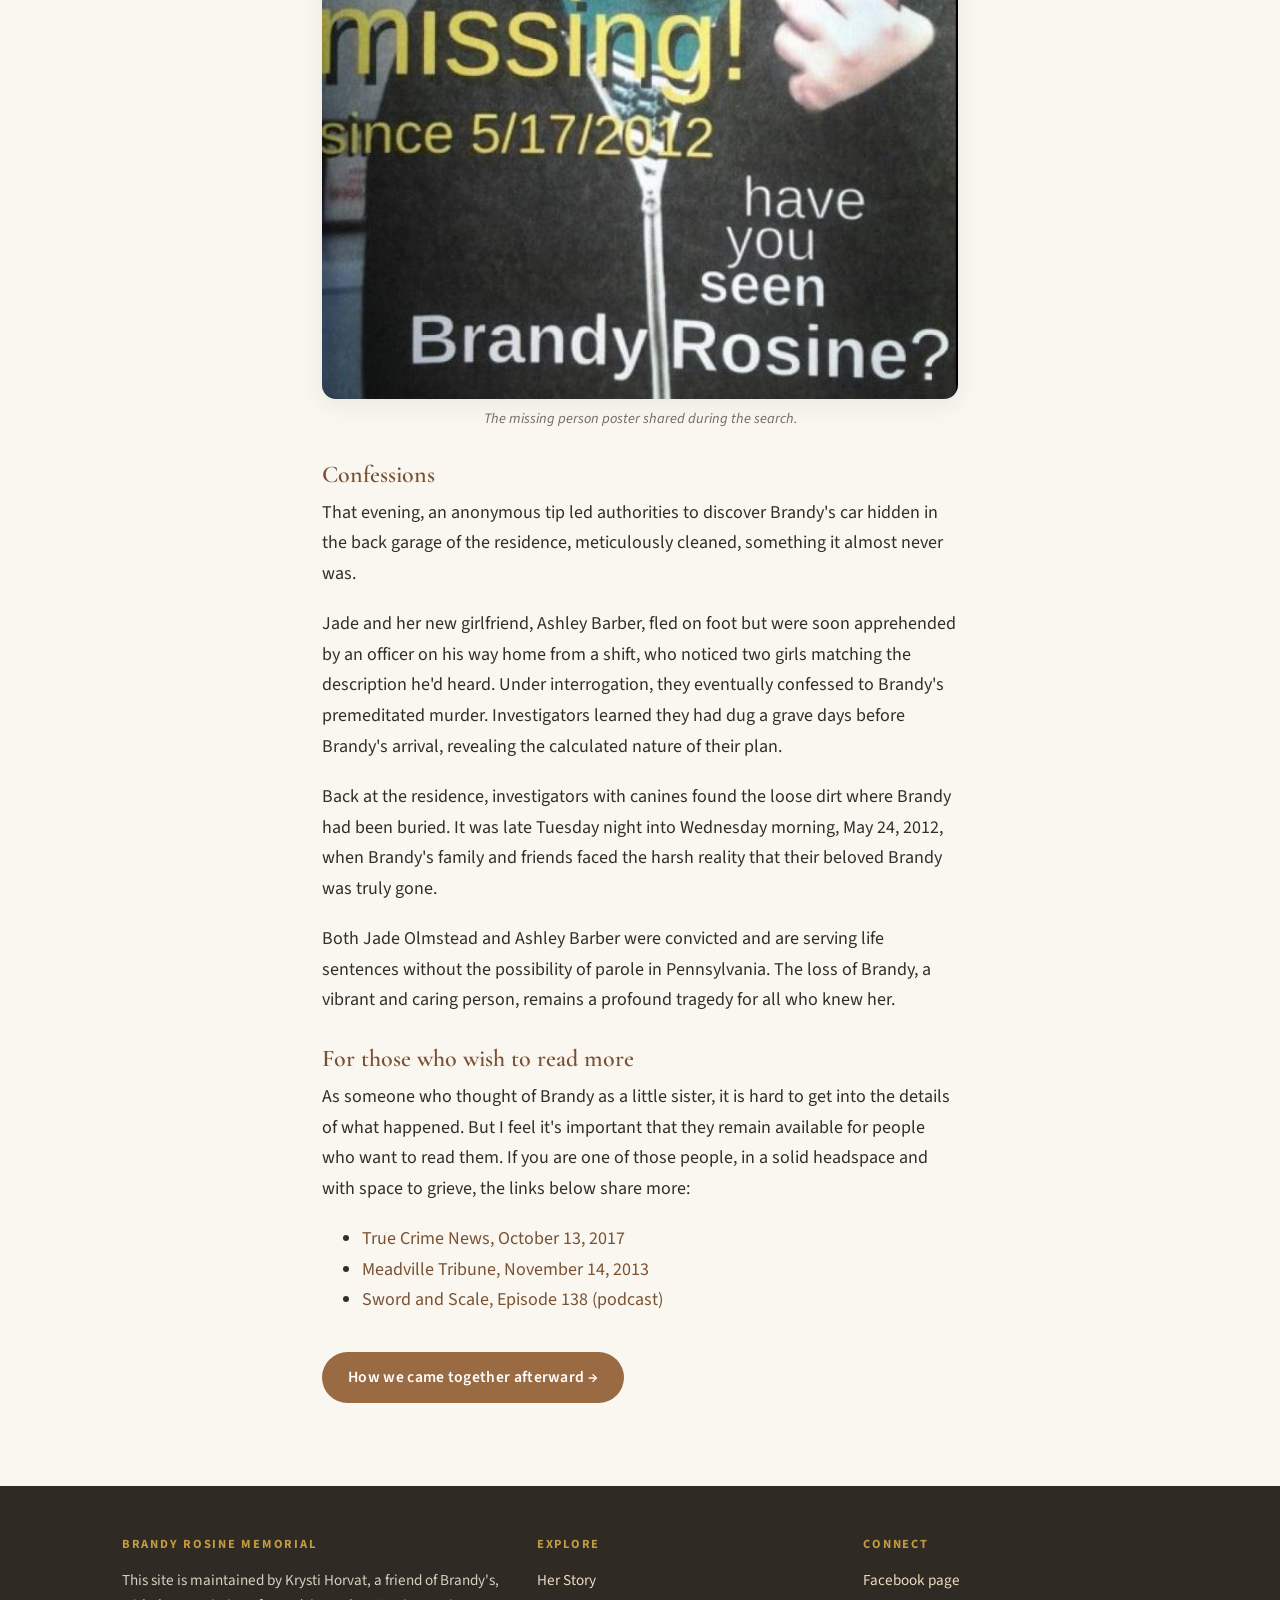
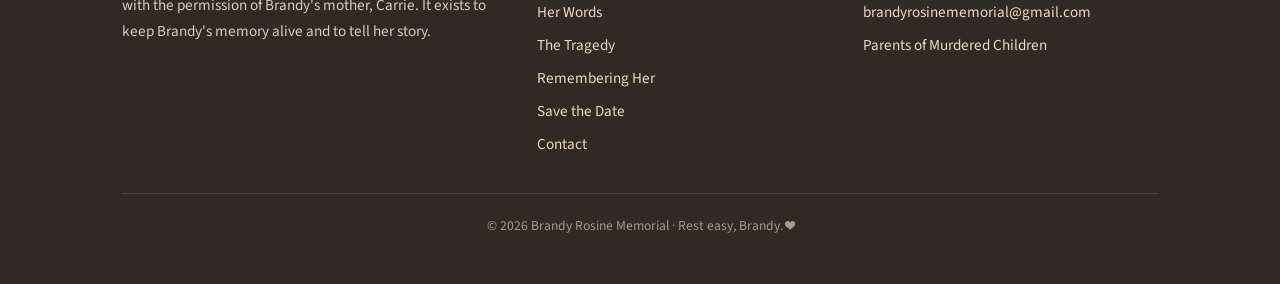
<file: the-tragedy.html>
<!DOCTYPE html>
<html lang="en">
<head>
<meta charset="utf-8">
<meta name="viewport" content="width=device-width, initial-scale=1">
<title>The Tragedy · Brandy Rosine Memorial</title>
<meta name="description" content="What happened to Brandy Stevens-Rosine in May 2012, and the people held accountable.">
<link rel="preconnect" href="https://fonts.googleapis.com">
<link rel="preconnect" href="https://fonts.gstatic.com" crossorigin>
<link href="https://fonts.googleapis.com/css2?family=Cormorant+Garamond:ital,wght@0,500;0,600;0,700;1,500;1,600&family=Source+Sans+3:wght@400;600&display=swap" rel="stylesheet">
<link rel="icon" href="favicon.svg" type="image/svg+xml">
<link rel="stylesheet" href="assets/style.css">
</head>
<body>

<header class="site-header">
  <nav class="nav">
    <a href="index.html" class="brand">Brandy Rosine<small>In Loving Memory</small></a>
    <ul class="nav-links">
      <li><a href="index.html">Home</a></li>
      <li><a href="her-story.html">Her Story</a></li>
      <li><a href="her-words.html">Her Words</a></li>
      <li><a href="the-tragedy.html" class="active">The Tragedy</a></li>
      <li><a href="remembering.html">Remembering</a></li>
      <li><a href="save-the-date.html">Save the Date</a></li>
      <li><a href="contact.html">Contact</a></li>
    </ul>
  </nav>
</header>

<section>
  <div class="wrap measure">
    <p class="eyebrow">A senseless crime</p>
    <h1>The Tragedy</h1>
    <div class="notice">
      Please read with care. This page describes the circumstances of Brandy's death, including violence. If you need space to grieve, it's okay to come back to it another time.
    </div>

    <div class="prose">
      <p>In the days and weeks leading up to her death, Brandy was going on adventures with her best friend and her friend's family. She was working, making friends, and going about her life.</p>
      <p>She had been keeping in touch with a friend she had dated about a year and a half prior, named Jade. So maybe it wasn't all that odd when Brandy was invited to Cochranton, PA to visit her.</p>
      <p>It was Thursday, May 17th when Brandy made the drive. She texted a friend that she had a bad feeling about going, but she still made the trip, which was over an hour long. Brandy eventually texted that same friend to say she wasn't feeling well and was going to stop at Subway to get something to eat. (Brandy had diabetes, and had to be careful about her blood sugar.)</p>
      <p class="pull">That was the last time anyone heard from her.</p>

      <h3>Waiting and Hoping</h3>
      <p>As hours turned into days without word from Brandy, her family and friends grew increasingly concerned. They filed a missing person's report, emphasizing her medical condition to expedite the search. Efforts to contact Jade were met with claims that Brandy never arrived.</p>
      <p>Friday passed. Saturday passed. Sunday passed, with a trip to Cochranton to check for signs of Brandy's car. Nothing.</p>
      <p>On Monday, May 21, a breakthrough came when Brandy's cell phone pinged a tower in Meadville, Pennsylvania. Her loved ones canvassed the area, distributing flyers and seeking information. A kind woman in Meadville asked if she could pray with them; she held their hands, and they bowed their heads in determination to get a sign from Brandy.</p>

      <figure class="figure">
        <img src="images/6b6921_45a0c56ac4ab46b9815b394055bee78f~mv2.jpg" alt="Brandy's missing person poster">
        <figcaption>The missing person poster shared during the search.</figcaption>
      </figure>

      <h3>Confessions</h3>
      <p>That evening, an anonymous tip led authorities to discover Brandy's car hidden in the back garage of the residence, meticulously cleaned, something it almost never was.</p>
      <p>Jade and her new girlfriend, Ashley Barber, fled on foot but were soon apprehended by an officer on his way home from a shift, who noticed two girls matching the description he'd heard. Under interrogation, they eventually confessed to Brandy's premeditated murder. Investigators learned they had dug a grave days before Brandy's arrival, revealing the calculated nature of their plan.</p>
      <p>Back at the residence, investigators with canines found the loose dirt where Brandy had been buried. It was late Tuesday night into Wednesday morning, May 24, 2012, when Brandy's family and friends faced the harsh reality that their beloved Brandy was truly gone.</p>
      <p>Both Jade Olmstead and Ashley Barber were convicted and are serving life sentences without the possibility of parole in Pennsylvania. The loss of Brandy, a vibrant and caring person, remains a profound tragedy for all who knew her.</p>

      <h3>For those who wish to read more</h3>
      <p>As someone who thought of Brandy as a little sister, it is hard to get into the details of what happened. But I feel it's important that they remain available for people who want to read them. If you are one of those people, in a solid headspace and with space to grieve, the links below share more:</p>
      <ul>
        <li><a href="https://truecrimenews.com/2017/10/13/beloved-student-betrayed-by-friend-lured-to-her-death-in-brutal-love-triangle-trap/" target="_blank" rel="noopener">True Crime News, October 13, 2017</a></li>
        <li><a href="https://www.meadvilletribune.com/news/local_news/barber-gets-life-in-prison-for-love-triangle-murder/article_f79fee75-de05-5cd1-8d80-6b070296871f.html" target="_blank" rel="noopener">Meadville Tribune, November 14, 2013</a></li>
        <li><a href="https://www.swordandscale.com/listen/episodes/Sword-and-Scale-Episode-138" target="_blank" rel="noopener">Sword and Scale, Episode 138 (podcast)</a></li>
      </ul>
    </div>

    <p style="margin-top:36px;"><a href="remembering.html" class="btn">How we came together afterward →</a></p>
  </div>
</section>

<footer class="site-footer">
  <div class="wrap">
    <div class="footer-grid">
      <div>
        <h4>Brandy Rosine Memorial</h4>
        <p>This site is maintained by Krysti Horvat, a friend of Brandy's, with the permission of Brandy's mother, Carrie. It exists to keep Brandy's memory alive and to tell her story.</p>
      </div>
      <div>
        <h4>Explore</h4>
        <ul>
          <li><a href="her-story.html">Her Story</a></li>
          <li><a href="her-words.html">Her Words</a></li>
          <li><a href="the-tragedy.html">The Tragedy</a></li>
          <li><a href="remembering.html">Remembering Her</a></li>
          <li><a href="save-the-date.html">Save the Date</a></li>
          <li><a href="contact.html">Contact</a></li>
        </ul>
      </div>
      <div>
        <h4>Connect</h4>
        <ul>
          <li><a href="https://www.facebook.com/BrandyRosineMemorial" target="_blank" rel="noopener">Facebook page</a></li>
          <li><a href="mailto:brandyrosinememorial@gmail.com">brandyrosinememorial@gmail.com</a></li>
          <li><a href="https://pomc.org/" target="_blank" rel="noopener">Parents of Murdered Children</a></li>
        </ul>
      </div>
    </div>
    <div class="footer-bottom">
      <p>© 2026 Brandy Rosine Memorial · Rest easy, Brandy. ❤️</p>
    </div>
  </div>
</footer>

</body>
</html>
</file>
<file: assets/style.css>
/* ===========================================================
   Brandy Rosine Memorial — shared styles
   A calm, warm, photo-forward memorial site.
   =========================================================== */

:root {
  --bg:        #faf7f1;   /* warm ivory            */
  --surface:   #ffffff;   /* cards / panels        */
  --soft:      #f1eadd;   /* soft section tint     */
  --ink:       #322e29;   /* primary text          */
  --muted:     #74695c;   /* secondary text        */
  --line:      #e6ddcd;   /* hairlines / borders   */
  --accent:    #9a6a43;   /* warm wood (the bench) */
  --accent-deep:#7a5233;
  --gold:      #c39a3f;   /* candlelight           */
  --maxw: 1080px;
  --radius: 14px;
  --shadow: 0 6px 24px rgba(50, 40, 30, 0.08);
}

* { box-sizing: border-box; }

html { scroll-behavior: smooth; }

body {
  margin: 0;
  background: var(--bg);
  color: var(--ink);
  font-family: "Source Sans 3", -apple-system, BlinkMacSystemFont, "Segoe UI", Roboto, sans-serif;
  font-size: 18px;
  line-height: 1.7;
  -webkit-font-smoothing: antialiased;
}

h1, h2, h3, .display {
  font-family: "Cormorant Garamond", Georgia, "Times New Roman", serif;
  font-weight: 600;
  line-height: 1.15;
  color: var(--ink);
  margin: 0 0 0.4em;
}

h1 { font-size: clamp(2.4rem, 5vw, 3.6rem); }
h2 { font-size: clamp(1.9rem, 3.5vw, 2.6rem); }
h3 { font-size: 1.5rem; }

p { margin: 0 0 1.1em; }

a { color: var(--accent-deep); text-decoration: none; }
a:hover { text-decoration: underline; }

img { max-width: 100%; display: block; }

.wrap { max-width: var(--maxw); margin: 0 auto; padding: 0 22px; }

.eyebrow {
  text-transform: uppercase;
  letter-spacing: 0.18em;
  font-size: 0.78rem;
  font-weight: 600;
  color: var(--accent);
  margin-bottom: 0.6em;
}

/* ---------- Header / nav ---------- */
.site-header {
  position: sticky;
  top: 0;
  z-index: 50;
  background: rgba(250, 247, 241, 0.92);
  backdrop-filter: blur(8px);
  border-bottom: 1px solid var(--line);
}
.nav {
  max-width: var(--maxw);
  margin: 0 auto;
  padding: 14px 22px;
  display: flex;
  align-items: center;
  justify-content: space-between;
  gap: 16px;
  flex-wrap: wrap;
}
.brand {
  font-family: "Cormorant Garamond", serif;
  font-size: 1.55rem;
  font-weight: 700;
  color: var(--ink);
  letter-spacing: 0.01em;
  line-height: 1;
}
.brand small {
  display: block;
  font-family: "Source Sans 3", sans-serif;
  font-size: 0.66rem;
  letter-spacing: 0.22em;
  text-transform: uppercase;
  color: var(--accent);
  margin-top: 4px;
  font-weight: 600;
}
.nav-links {
  display: flex;
  gap: 20px;
  flex-wrap: wrap;
  list-style: none;
  margin: 0;
  padding: 0;
  font-size: 0.96rem;
}
.nav-links a {
  color: var(--ink);
  padding: 4px 2px;
  border-bottom: 2px solid transparent;
}
.nav-links a:hover { text-decoration: none; border-bottom-color: var(--accent); }
.nav-links a.active { border-bottom-color: var(--accent); color: var(--accent-deep); }

/* ---------- Sections ---------- */
section { padding: 64px 0; }
.section-soft { background: var(--soft); }
.center { text-align: center; }
.lead { font-size: 1.2rem; color: var(--muted); }
.measure { max-width: 680px; }
.measure.center { margin-left: auto; margin-right: auto; }

/* ---------- Hero ---------- */
.hero {
  padding: 72px 0 56px;
  background:
    radial-gradient(1200px 400px at 50% -10%, #fff8ec 0%, rgba(255,248,236,0) 70%),
    var(--bg);
}
.hero-grid {
  display: grid;
  grid-template-columns: 1fr 0.85fr;
  gap: 48px;
  align-items: center;
}
.hero-portrait {
  border-radius: var(--radius);
  box-shadow: var(--shadow);
  width: 100%;
  object-fit: cover;
  aspect-ratio: 3 / 4;
}
.hero h1 { margin-bottom: 0.15em; }
.dates {
  font-family: "Cormorant Garamond", serif;
  font-size: 1.4rem;
  color: var(--accent-deep);
  font-style: italic;
  margin-bottom: 1em;
}

/* ---------- Buttons ---------- */
.btn {
  display: inline-block;
  background: var(--accent);
  color: #fff;
  padding: 12px 26px;
  border-radius: 999px;
  font-weight: 600;
  font-size: 0.98rem;
  letter-spacing: 0.02em;
  transition: background 0.2s ease, transform 0.2s ease;
}
.btn:hover { background: var(--accent-deep); text-decoration: none; transform: translateY(-1px); }
.btn-ghost {
  background: transparent;
  color: var(--accent-deep);
  border: 1.5px solid var(--accent);
}
.btn-ghost:hover { background: var(--accent); color: #fff; }
.btn-row { display: flex; gap: 14px; flex-wrap: wrap; margin-top: 8px; }

/* ---------- Save the Date banner ---------- */
.std {
  background: linear-gradient(160deg, #2f2a24 0%, #45382b 100%);
  color: #f6efe2;
  border-radius: var(--radius);
  padding: 40px 36px;
  text-align: center;
  box-shadow: var(--shadow);
  position: relative;
  overflow: hidden;
}
.std .eyebrow { color: var(--gold); }
.std h2, .std h3 { color: #fdf7ea; }
.std .date {
  font-family: "Cormorant Garamond", serif;
  font-size: clamp(1.8rem, 4vw, 2.6rem);
  color: var(--gold);
  margin: 6px auto 14px;
  text-align: center;
}
.std p { color: #e7dcc9; max-width: 620px; margin-left: auto; margin-right: auto; }
.std .tentative { font-size: 0.85rem; opacity: 0.8; font-style: italic; }
.flame { font-size: 1.6rem; }

/* ---------- Cards ---------- */
.cards {
  display: grid;
  grid-template-columns: repeat(auto-fit, minmax(240px, 1fr));
  gap: 22px;
  margin-top: 8px;
}
.card {
  background: var(--surface);
  border: 1px solid var(--line);
  border-radius: var(--radius);
  padding: 26px;
  transition: transform 0.2s ease, box-shadow 0.2s ease;
}
.card:hover { transform: translateY(-3px); box-shadow: var(--shadow); }
.card h3 { margin-bottom: 0.3em; }
.card p { color: var(--muted); margin-bottom: 0.6em; font-size: 0.98rem; }

/* ---------- Media / video ---------- */
.video-frame {
  position: relative;
  width: 100%;
  max-width: 760px;
  margin: 0 auto;
  aspect-ratio: 16 / 9;
  border-radius: var(--radius);
  overflow: hidden;
  box-shadow: var(--shadow);
  background: #000;
}
.video-frame iframe { position: absolute; inset: 0; width: 100%; height: 100%; border: 0; }

/* ---------- Prose / story blocks ---------- */
.prose h2 { margin-top: 1.4em; }
.prose h3 { margin-top: 1.2em; color: var(--accent-deep); }
.figure { margin: 28px 0; }
.figure img { border-radius: var(--radius); box-shadow: var(--shadow); width: 100%; }
.figure figcaption { font-size: 0.9rem; color: var(--muted); margin-top: 8px; font-style: italic; text-align: center; }

.split {
  display: grid;
  grid-template-columns: 1fr 1fr;
  gap: 36px;
  align-items: center;
}
.pull {
  font-family: "Cormorant Garamond", serif;
  font-size: 1.6rem;
  font-style: italic;
  color: var(--accent-deep);
  border-left: 3px solid var(--gold);
  padding-left: 22px;
  margin: 28px 0;
  line-height: 1.4;
}

/* ---------- Photo gallery ---------- */
.gallery {
  columns: 3 240px;
  column-gap: 16px;
}
.gallery figure {
  break-inside: avoid;
  margin: 0 0 16px;
  background: var(--surface);
  border: 1px solid var(--line);
  border-radius: 10px;
  overflow: hidden;
  box-shadow: 0 2px 8px rgba(50,40,30,0.05);
}
.gallery img { width: 100%; }
.gallery figcaption { font-size: 0.85rem; color: var(--muted); padding: 8px 12px 12px; }

/* ---------- Content warning ---------- */
.notice {
  background: #fbf3e6;
  border: 1px solid #e9d3ad;
  border-left: 4px solid var(--gold);
  border-radius: 10px;
  padding: 18px 22px;
  color: #5e4a2a;
  font-size: 0.98rem;
  margin: 0 0 28px;
}

/* ---------- Brandy's words (blog) ---------- */
.entry {
  background: var(--surface);
  border: 1px solid var(--line);
  border-radius: var(--radius);
  padding: 30px 32px;
  margin-bottom: 26px;
  box-shadow: 0 2px 10px rgba(50,40,30,0.04);
  display: flow-root;
}
.entry-thumb {
  float: left;
  width: 116px;
  height: 116px;
  object-fit: cover;
  border-radius: 10px;
  margin: 4px 22px 12px 0;
  border: 1px solid var(--line);
}
@media (max-width: 560px) {
  .entry-thumb { width: 80px; height: 80px; margin-right: 16px; }
}

/* ---------- Her Words scroll timeline ---------- */
.words-layout {
  display: grid;
  grid-template-columns: 88px minmax(0, 680px);
  gap: 26px;
  justify-content: center;
  align-items: start;
}
.timeline {
  position: sticky;
  top: 96px;
  height: calc(100vh - 150px);
  display: flex;
  flex-direction: column;
  align-items: center;
}
.tl-date {
  font-family: "Cormorant Garamond", serif;
  font-size: 1.3rem;
  font-weight: 600;
  color: var(--accent-deep);
  margin-bottom: 8px;
  text-align: center;
}
.tl-cap { color: var(--accent); font-size: 0.8rem; line-height: 1; }
.tl-track {
  position: relative;
  flex: 1 1 auto;
  width: 3px;
  margin: 8px 0;
  border-radius: 3px;
  background: linear-gradient(var(--accent), rgba(154, 106, 67, 0.18));
}
.tl-marker {
  position: absolute;
  left: 50%;
  top: 0;
  width: 13px;
  height: 13px;
  border-radius: 50%;
  background: var(--accent-deep);
  transform: translate(-50%, -50%);
  box-shadow: 0 0 0 4px rgba(154, 106, 67, 0.16);
  transition: top 0.15s ease;
}
.tl-foot {
  font-size: 0.6rem;
  letter-spacing: 0.14em;
  text-transform: uppercase;
  color: var(--muted);
  margin-top: 8px;
  text-align: center;
  line-height: 1.3;
}
.entries { min-width: 0; }
@media (max-width: 820px) {
  .words-layout { display: block; }
  .timeline { display: none; }
}
.entry h3 { font-size: 1.7rem; margin-bottom: 0.1em; }
.entry .meta { font-size: 0.85rem; color: var(--muted); margin-bottom: 1em; letter-spacing: 0.02em; }
.entry .note { font-size: 0.92rem; color: var(--muted); font-style: italic; margin-bottom: 1.1em; }
.entry .body {
  white-space: pre-line;
  font-size: 1.04rem;
  clear: left;
  background: #16130f;
  color: #ece4d6;
  padding: 22px 24px;
  border-radius: 10px;
  margin-top: 8px;
  line-height: 1.8;
}

/* ---------- Contact ---------- */
.contact-card {
  background: var(--surface);
  border: 1px solid var(--line);
  border-radius: var(--radius);
  padding: 34px;
  box-shadow: var(--shadow);
  text-align: center;
  max-width: 560px;
  margin: 0 auto;
}

/* ---------- Footer ---------- */
.site-footer {
  background: #2f2a24;
  color: #d9cfbe;
  padding: 48px 0 32px;
  font-size: 0.95rem;
}
.site-footer a { color: #ecdcc0; }
.footer-grid {
  display: grid;
  grid-template-columns: 1.3fr 1fr 1fr;
  gap: 32px;
  margin-bottom: 28px;
}
.site-footer h4 {
  font-family: "Source Sans 3", sans-serif;
  text-transform: uppercase;
  letter-spacing: 0.14em;
  font-size: 0.78rem;
  color: var(--gold);
  margin: 0 0 12px;
}
.site-footer ul { list-style: none; margin: 0; padding: 0; }
.site-footer li { margin-bottom: 7px; }
.footer-bottom {
  border-top: 1px solid #4a4034;
  padding-top: 20px;
  font-size: 0.85rem;
  color: #a99c89;
  text-align: center;
}

/* ---------- Responsive ---------- */
@media (max-width: 820px) {
  .hero-grid, .split { grid-template-columns: 1fr; }
  .hero-portrait { max-width: 360px; margin: 0 auto; }
  .footer-grid { grid-template-columns: 1fr; gap: 22px; }
  section { padding: 48px 0; }
  body { font-size: 17px; }
}
</file>
